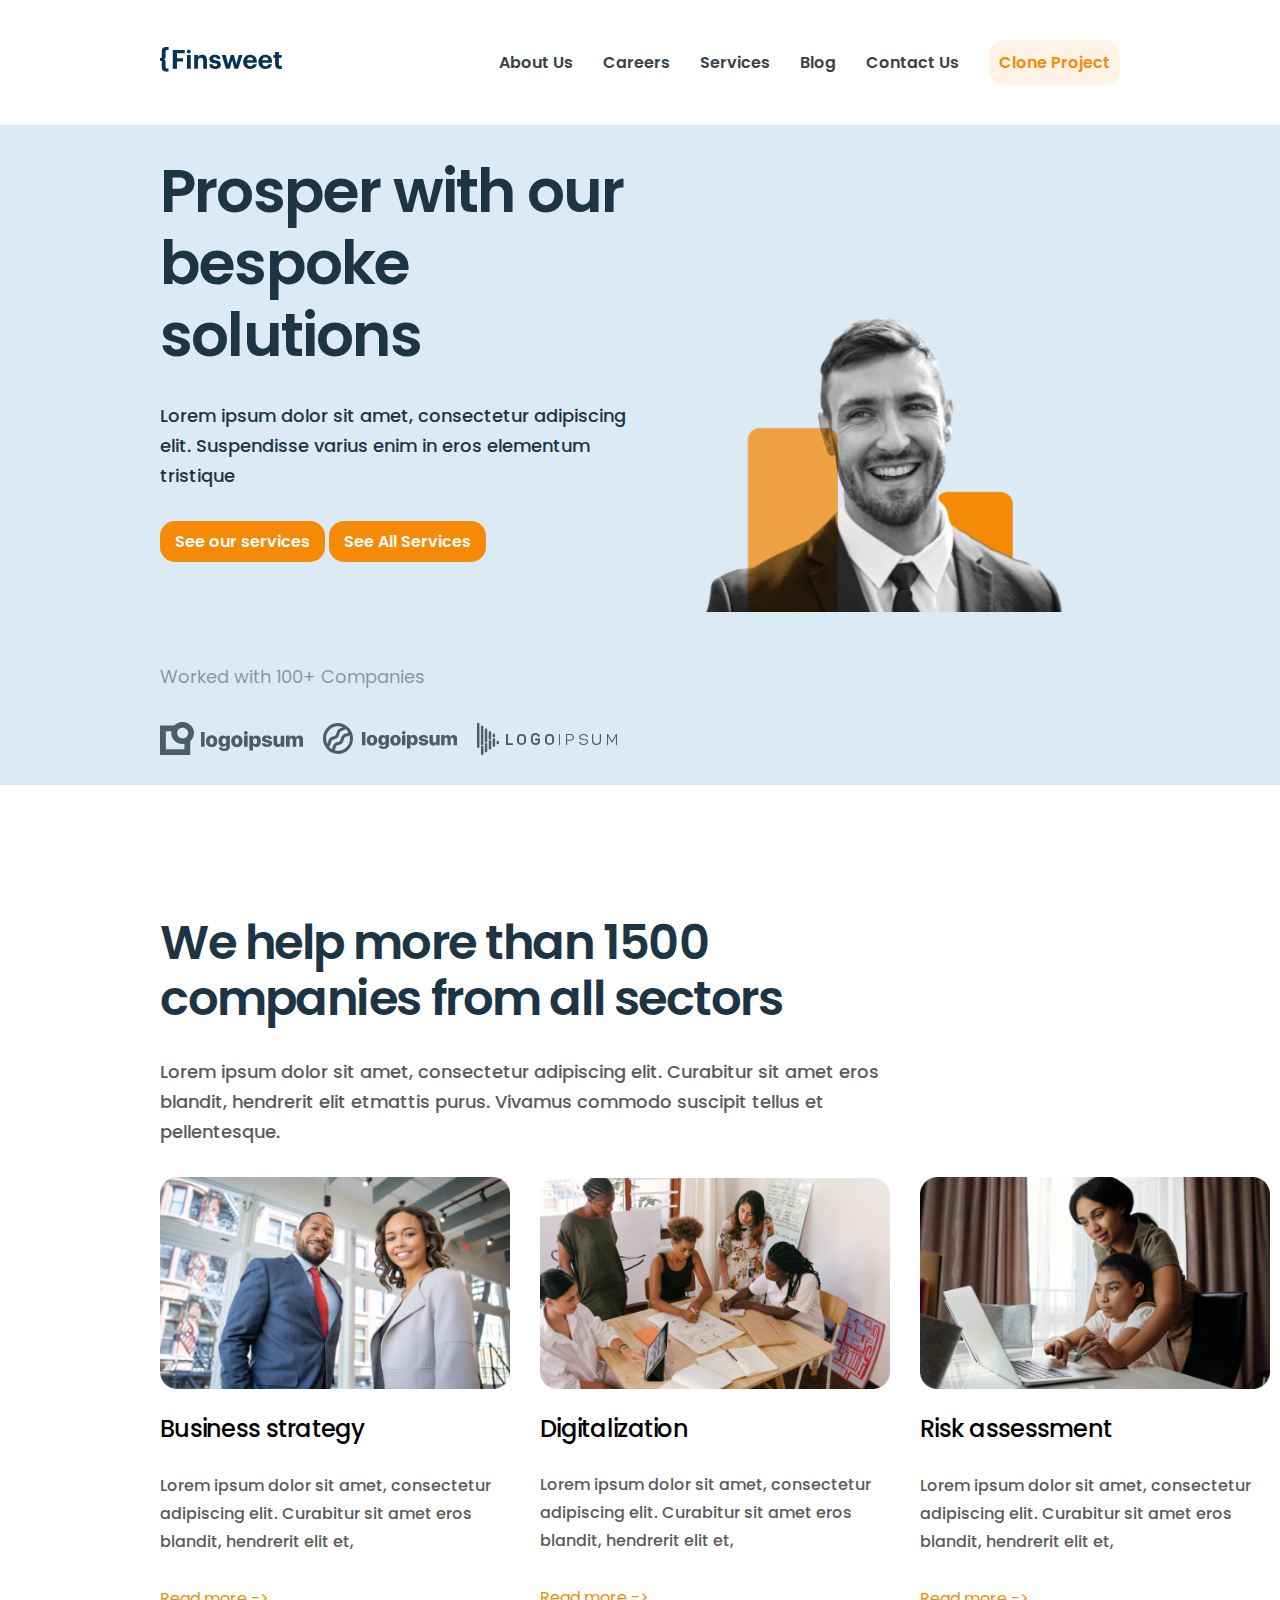
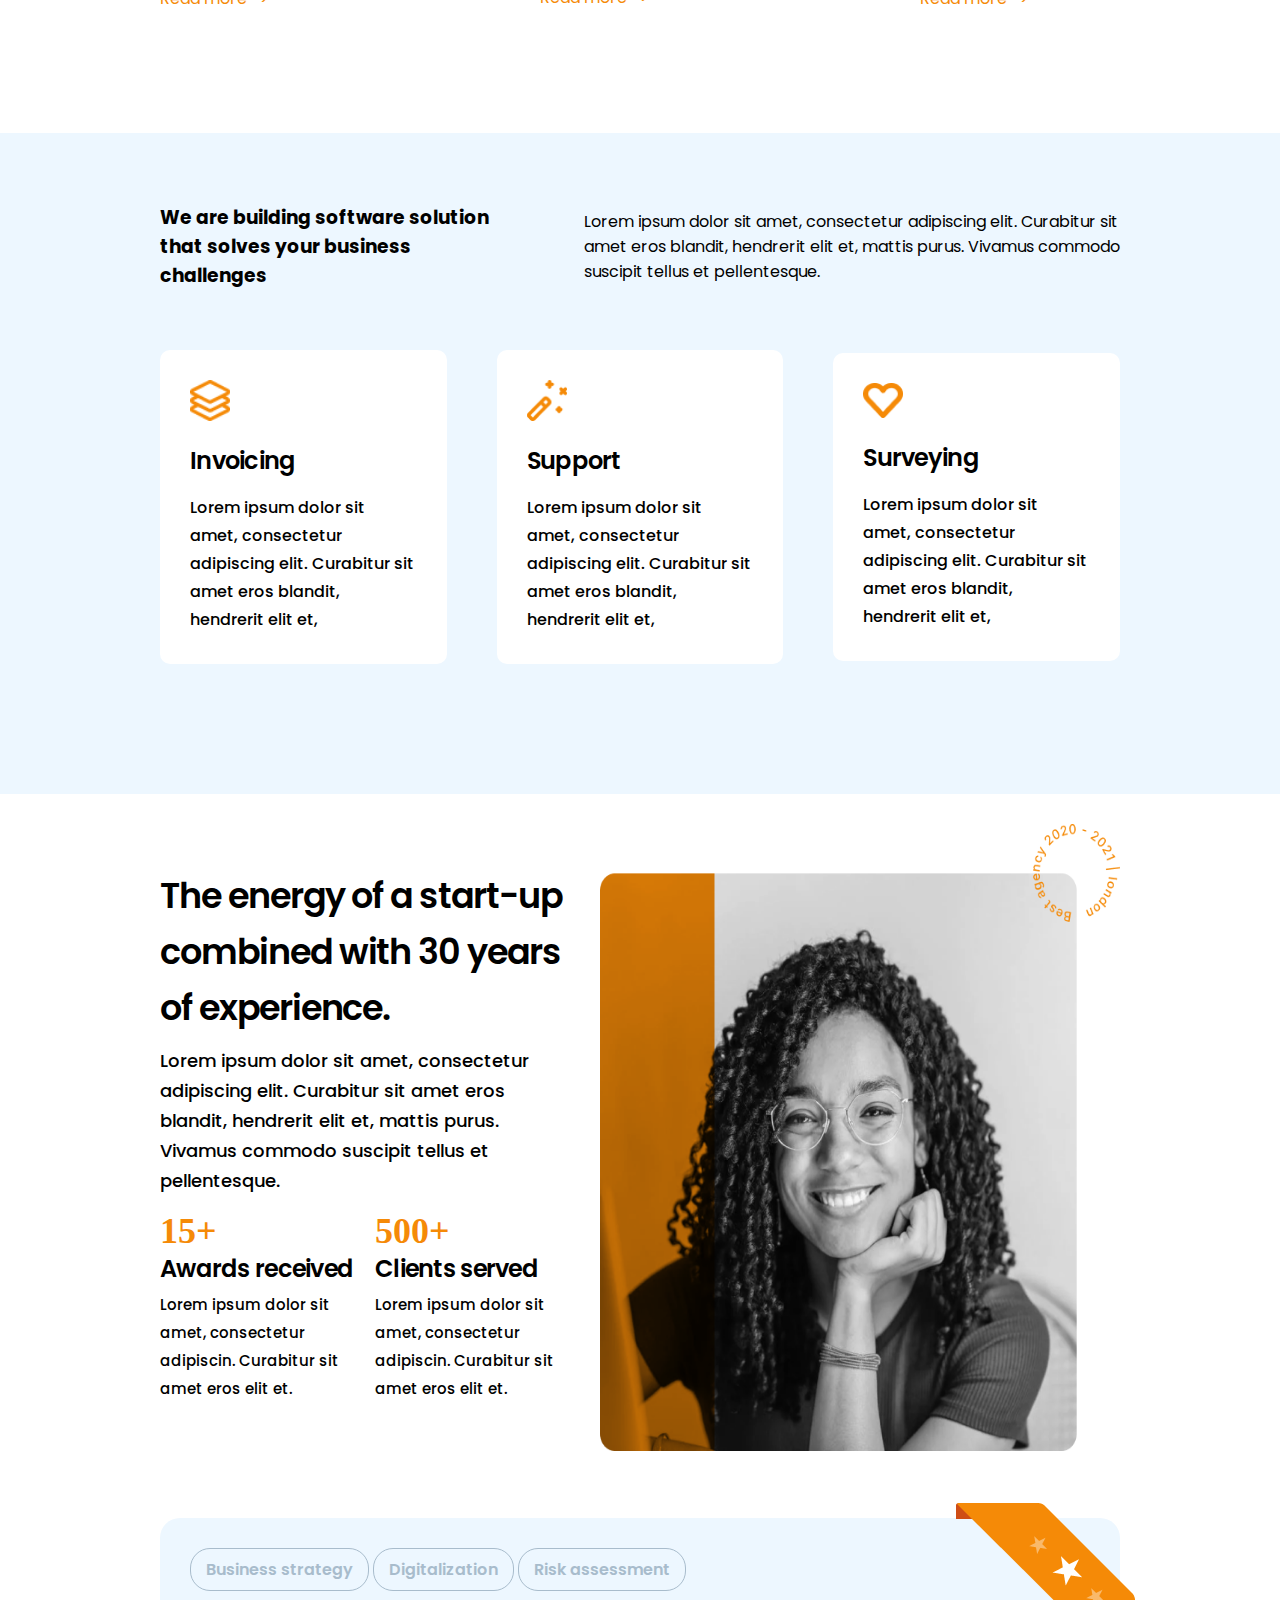
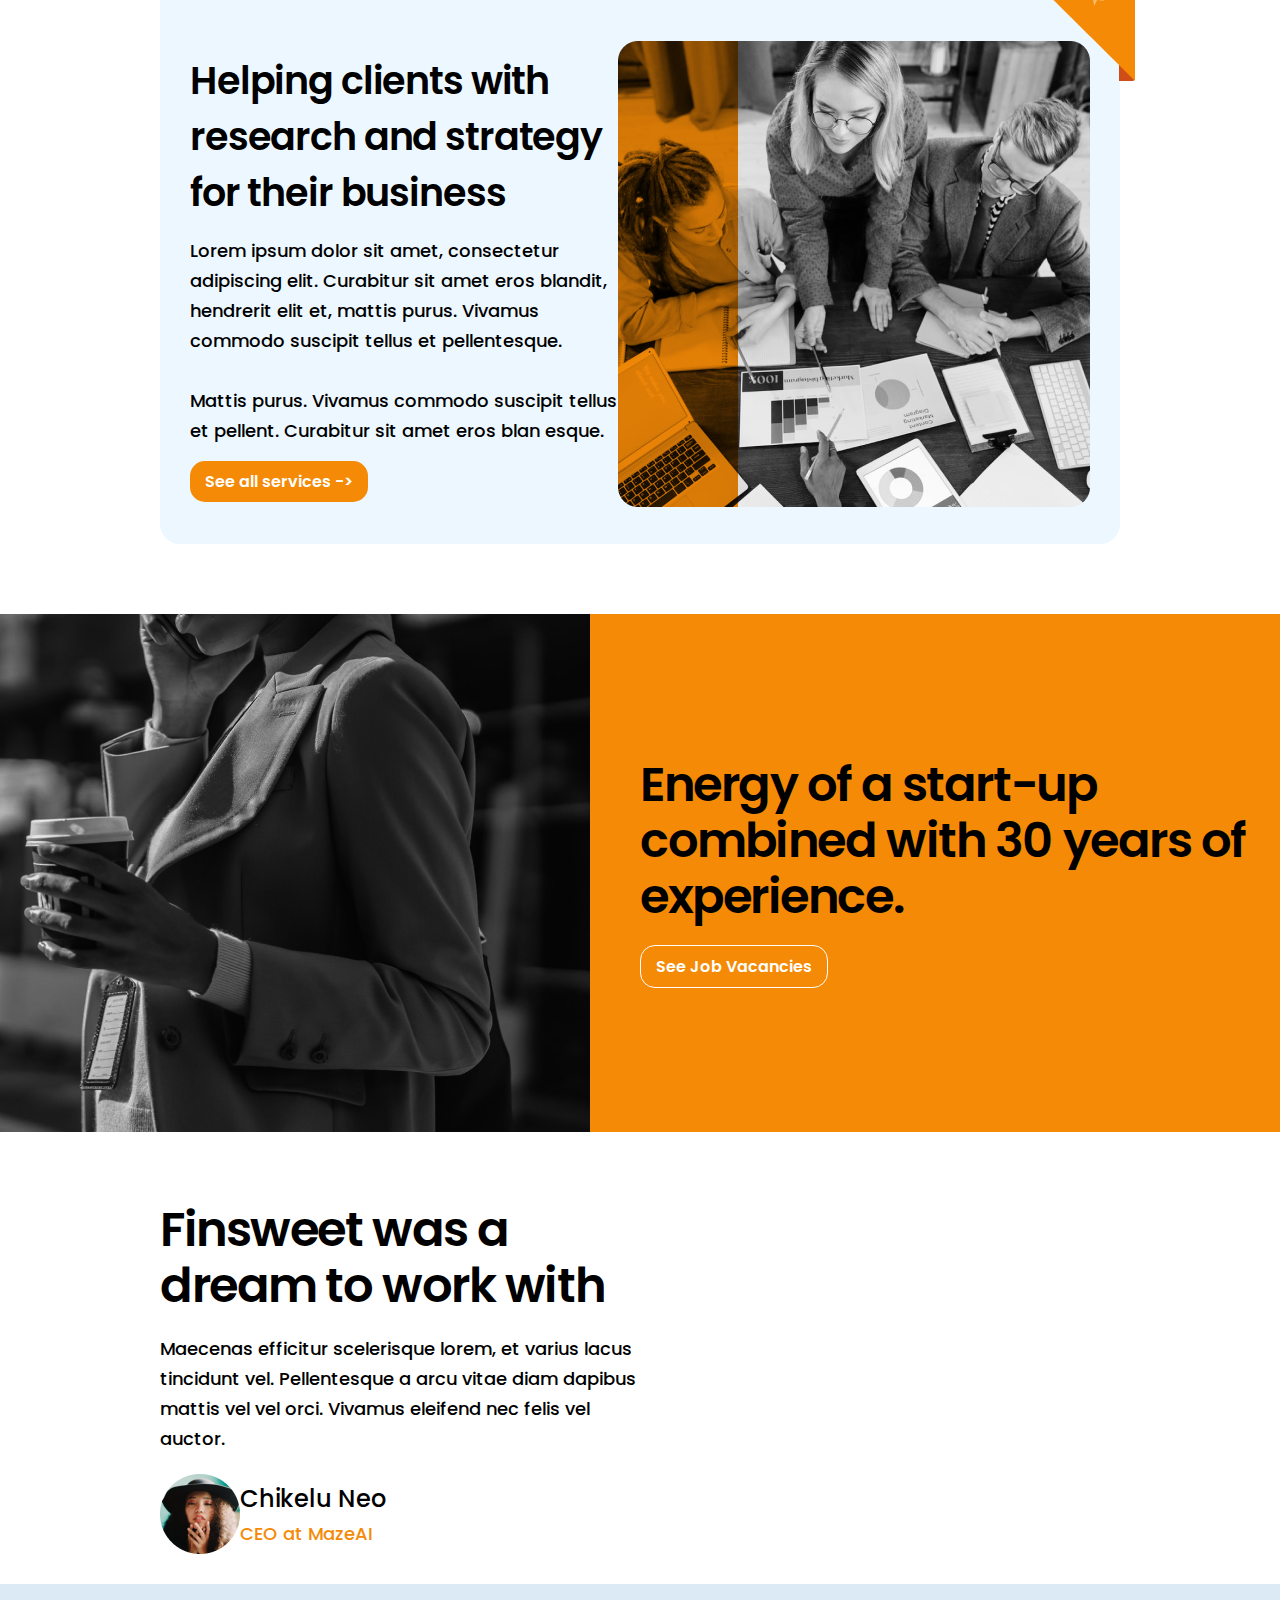
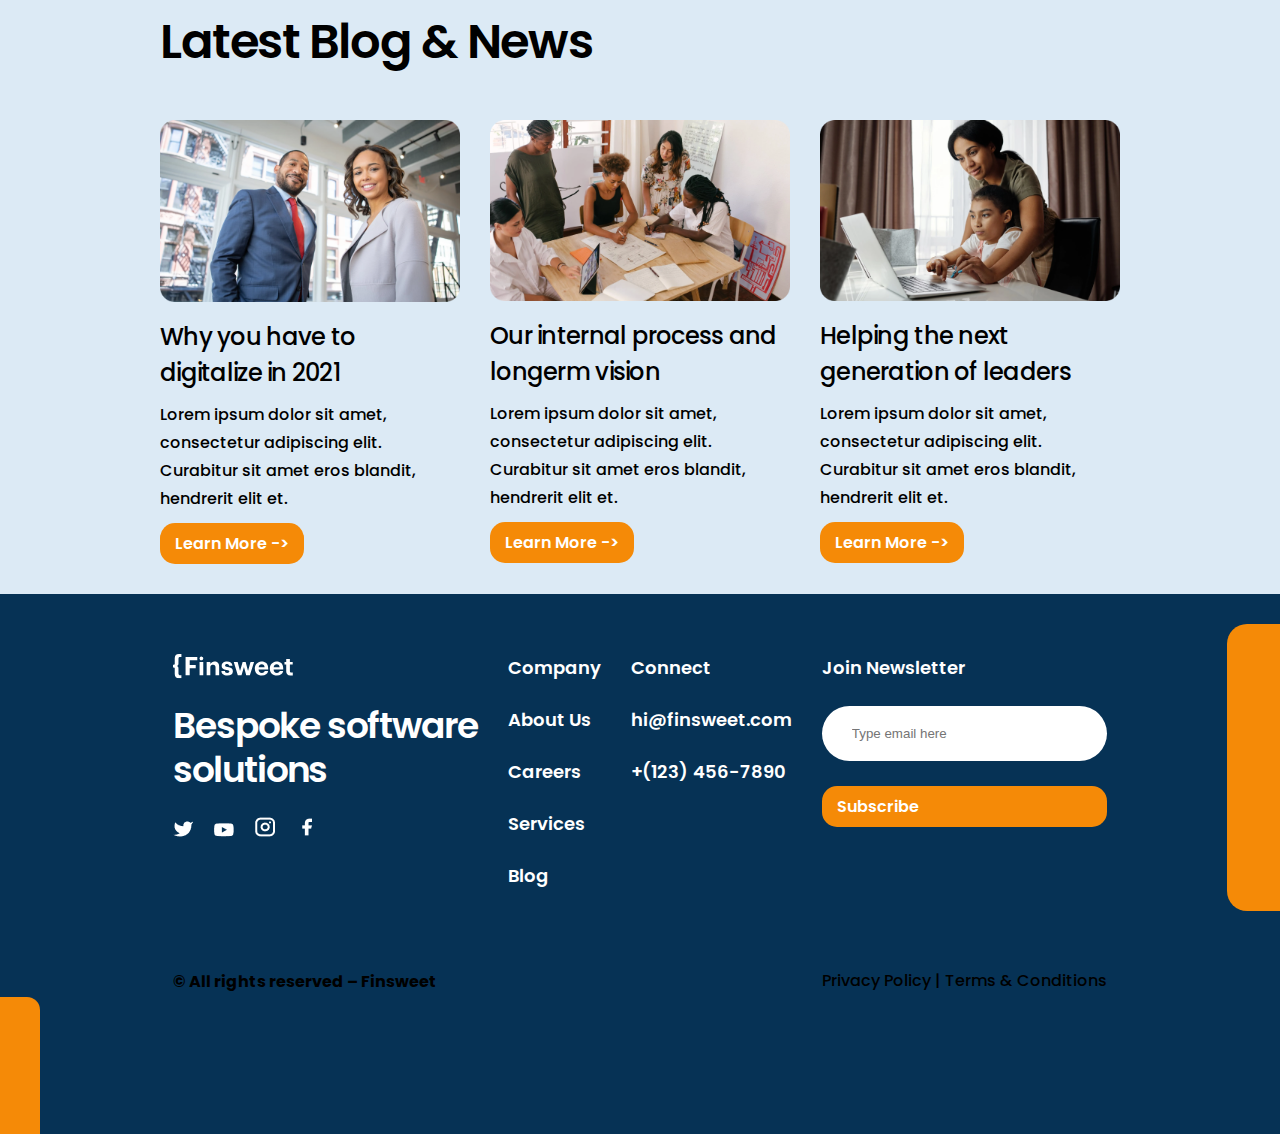
<file: index.html>
<!DOCTYPE html>
<html lang="en">
  <head>
    <meta charset="UTF-8" />
    <meta name="viewport" content="width=device-width, initial-scale=1.0" />
    <link rel="stylesheet" href="./css/main.css" />
    <title>Finsweet | Home</title>
  </head>
  <body>
    <div class="loading">
      <div class="bubble">
        <span></span>
        <span></span>
        <span></span>
        <span></span>
        <span></span>
      </div>
      <div class="bubble">
        <span></span>
        <span></span>
        <span></span>
        <span></span>
        <span></span>
      </div>
      <div class="bubble">
        <span></span>
        <span></span>
        <span></span>
        <span></span>
        <span></span>
      </div>
      <div class="bubble">
        <span></span>
        <span></span>
        <span></span>
        <span></span>
        <span></span>
      </div>
      <div class="bubble">
        <span></span>
        <span></span>
        <span></span>
        <span></span>
        <span></span>
      </div>
    </div>
    <header>
      <div class="container navbar">
        <div class="logo">
          <a href="./index.html">
            <img src="./assets/images/home/Logo.svg" alt="logo"
          /></a>
        </div>

        <ul class="list">
          <li class="list-item">
            <a href="./about.html" class="list-item-link">About Us</a>
          </li>
          <li class="list-item">
            <a href="./careers.html" class="list-item-link">Careers</a>
          </li>
          <li class="list-item">
            <a href="./services.html" class="list-item-link">Services</a>
          </li>
          <li class="list-item">
            <a href="./blog.html" class="list-item-link">Blog</a>
          </li>
          <li class="list-item">
            <a href="./contact.html" class="list-item-link">Contact Us</a>
          </li>
          <li class="list-item">
            <a href="./pravacy.html" class="list-item-link"> Clone Project</a>
          </li>
        </ul>
        <button class="burger-btn burger-show">
          <img
            class="imgBtn"
            src="[data-uri]"
          />
        </button>
      </div>
    </header>
    <main>
      <section class="herro">
        <div class="wrapper container">
          <div class="wrapper-info">
            <h1>Prosper with our bespoke solutions</h1>
            <p>
              Lorem ipsum dolor sit amet, consectetur adipiscing elit.
              Suspendisse varius enim in eros elementum tristique
            </p>
            <button>See our services</button>
            <button>See All Services</button>

            <span>Worked with 100+ Companies </span>

            <div class="wrapper-info-brand">
              <img src="./assets/images/home/logo-herro.svg" alt="" />
              <img src="./assets/images/home/logo-herro-2.svg" alt="" />
              <img src="./assets/images/home/logo-herro-3.svg" alt="" />
            </div>
          </div>
          <div class="wrapper-img">
            <img src="./assets/images/home/herro-person.png" alt="" />
          </div>
        </div>
      </section>
      <section class="compaines container">
        <h2>
          We help more than 1500 <br />
          companies from all sectors
        </h2>
        <p>
          Lorem ipsum dolor sit amet, consectetur adipiscing elit. Curabitur sit
          amet eros <br />
          blandit, hendrerit elit etmattis purus. Vivamus commodo suscipit
          tellus et <br />pellentesque.
        </p>

        <div class="compaines-cards"></div>
      </section>
      <section class="software">
        <div class="container solution">
          <div class="solution-info">
            <h3>
              We are building software solution <br />that solves your business
              <br />
              challenges
            </h3>
            <p>
              Lorem ipsum dolor sit amet, consectetur adipiscing elit. Curabitur
              sit <br />
              amet eros blandit, hendrerit elit et, mattis purus. Vivamus
              commodo <br />suscipit tellus et pellentesque.
            </p>
          </div>
          <div class="solution-cards"></div>
        </div>
      </section>
      <section class="container startup">
        <div class="startup-info">
          <h2>
            The energy of a start-up combined with 30 years of experience.
          </h2>

          <p>
            Lorem ipsum dolor sit amet, consectetur adipiscing elit. Curabitur
            sit amet eros blandit, hendrerit elit et, mattis purus. Vivamus
            commodo suscipit tellus et pellentesque.
          </p>

          <div class="startup-info-cards">
            <div class="startup-info-cards-item">
              <span>15+</span>
              <h3>Awards received</h3>
              <p>
                Lorem ipsum dolor sit amet, consectetur adipiscin. Curabitur sit
                amet eros elit et.
              </p>
            </div>
            <div class="startup-info-cards-item">
              <span>500+</span>
              <h3>Clients served</h3>

              <p>
                Lorem ipsum dolor sit amet, consectetur adipiscin. Curabitur sit
                amet eros elit et.
              </p>
            </div>
          </div>
        </div>

        <div class="startup-img">
          <img src="./assets/images/home/startup.png" alt="Brand Face" />
        </div>
      </section>
      <section class="container">
        <div class="helping">
          <img
            src="./assets/images/home/ribbon.png"
            alt="Ribbon"
            class="ribbonImg"
          />
          <div class="helping-btn">
            <button>Business strategy</button>
            <button>Digitalization</button>
            <button>Risk assessment</button>
          </div>

          <div class="helping-info">
            <div class="helping-info-text">
              <h2>
                Helping clients with research and strategy for their business
              </h2>

              <p>
                Lorem ipsum dolor sit amet, consectetur adipiscing elit.
                Curabitur sit amet eros blandit, hendrerit elit et, mattis
                purus. Vivamus commodo suscipit tellus et pellentesque.
                <br />
                <br />

                Mattis purus. Vivamus commodo suscipit tellus et pellent.
                Curabitur sit amet eros blan esque.
              </p>

              <button>See all services -></button>
            </div>

            <div class="helping-info-img">
              <img src="./assets/images/home/helpingLine.png" alt="" />
            </div>
          </div>
        </div>
      </section>
      <section class="energy">
        <div class="energy-img">
          <img src="./assets/images/home/gril.png" alt="" />
        </div>
        <div class="energy-info">
          <h3>Energy of a start-up combined with 30 years of experience.</h3>
          <button>See Job Vacancies</button>
        </div>
      </section>
      <section class="dream container">
        <div class="dream-info">
          <h3>Finsweet was a dream to work with</h3>
          <p>
            Maecenas efficitur scelerisque lorem, et varius lacus tincidunt vel.
            Pellentesque a arcu vitae diam dapibus mattis vel vel orci. Vivamus
            eleifend nec felis vel auctor.
          </p>

          <div class="cards">
            <img src="./assets/images/home/person.png" alt="" />
            <div class="card">
              <h4>Chikelu Neo</h4>
              <span>CEO at MazeAI</span>
            </div>
          </div>
        </div>
        <div class="dream-video">
          <iframe
            width="560"
            height="315"
            src="https://www.youtube.com/embed/-264GKrTF2E?si=dohRZMuCGWQ6L0-7"
            title="YouTube video player"
            frameborder="0"
            allow="accelerometer; autoplay; clipboard-write; encrypted-media; gyroscope; picture-in-picture; web-share"
            referrerpolicy="strict-origin-when-cross-origin"
            allowfullscreen
          ></iframe>
        </div>
      </section>
      <section class="latest container">
        <h1>Latest Blog & News</h1>

        <div class="latest-cards">
          <div class="card">
            <img src="./assets/images/home/card1.png" alt="" />
            <h3>Why you have to digitalize in 2021</h3>
            <p>
              Lorem ipsum dolor sit amet, consectetur adipiscing elit. Curabitur
              sit amet eros blandit, hendrerit elit et.
            </p>
            <button>Learn More -></button>
          </div>
          <div class="card">
            <img src="./assets/images/home/card2.png" alt="" />
            <h3>Our internal process and longerm vision</h3>
            <p>
              Lorem ipsum dolor sit amet, consectetur adipiscing elit. Curabitur
              sit amet eros blandit, hendrerit elit et.
            </p>
            <button>Learn More -></button>
          </div>
          <div class="card">
            <img src="./assets/images/home/card3.png" alt="" />
            <h3>Helping the next generation of leaders</h3>
            <p>
              Lorem ipsum dolor sit amet, consectetur adipiscing elit. Curabitur
              sit amet eros blandit, hendrerit elit et.
            </p>
            <button>Learn More -></button>
          </div>
        </div>
      </section>
    </main>
    <footer>
      <span class="left-bottom"></span>
      <span class="right-top"></span>

      <div class="container footer">
        <div class="footer-card">
          <img width="120" src="./assets/images/home/logos.svg" alt="" />
          <h2>
            Bespoke software <br />
            solutions
          </h2>
          <div class="social">
            <a href="#"><img src="./assets/images/home/twiter.png" alt="" /></a>
            <a href="#"
              ><img src="./assets/images/home/youtube.png" alt=""
            /></a>
            <a href="#"
              ><img src="./assets/images/home/instagram.png" alt=""
            /></a>
            <a href="#"
              ><img src="./assets/images/home/facebook.png" alt=""
            /></a>
          </div>
          <h4>© All rights reserved – Finsweet</h4>
        </div>

        <div class="footer-card">
          <h3>Company</h3>

          <a href="#">About Us</a>
          <a href="#">Careers</a>
          <a href="#">Services</a>
          <a href="#">Blog</a>
        </div>

        <div class="footer-card">
          <h3>Connect</h3>

          <a href="#">hi@finsweet.com</a>
          <a href="#">+(123) 456-7890</a>
        </div>

        <div class="footer-card">
          <h3>Join Newsletter</h3>

          <input type="text" placeholder="Type email here" />
          <button>Subscribe</button>

          <p>Privacy Policy | Terms & Conditions</p>
        </div>
      </div>
    </footer>
    <script src="./js/home-data.js"></script>
    <script src="./js/loading.js"></script>
    <script src="./js/header.js"></script>
    <script src="./js/main.js"></script>
  </body>
</html>
</file>
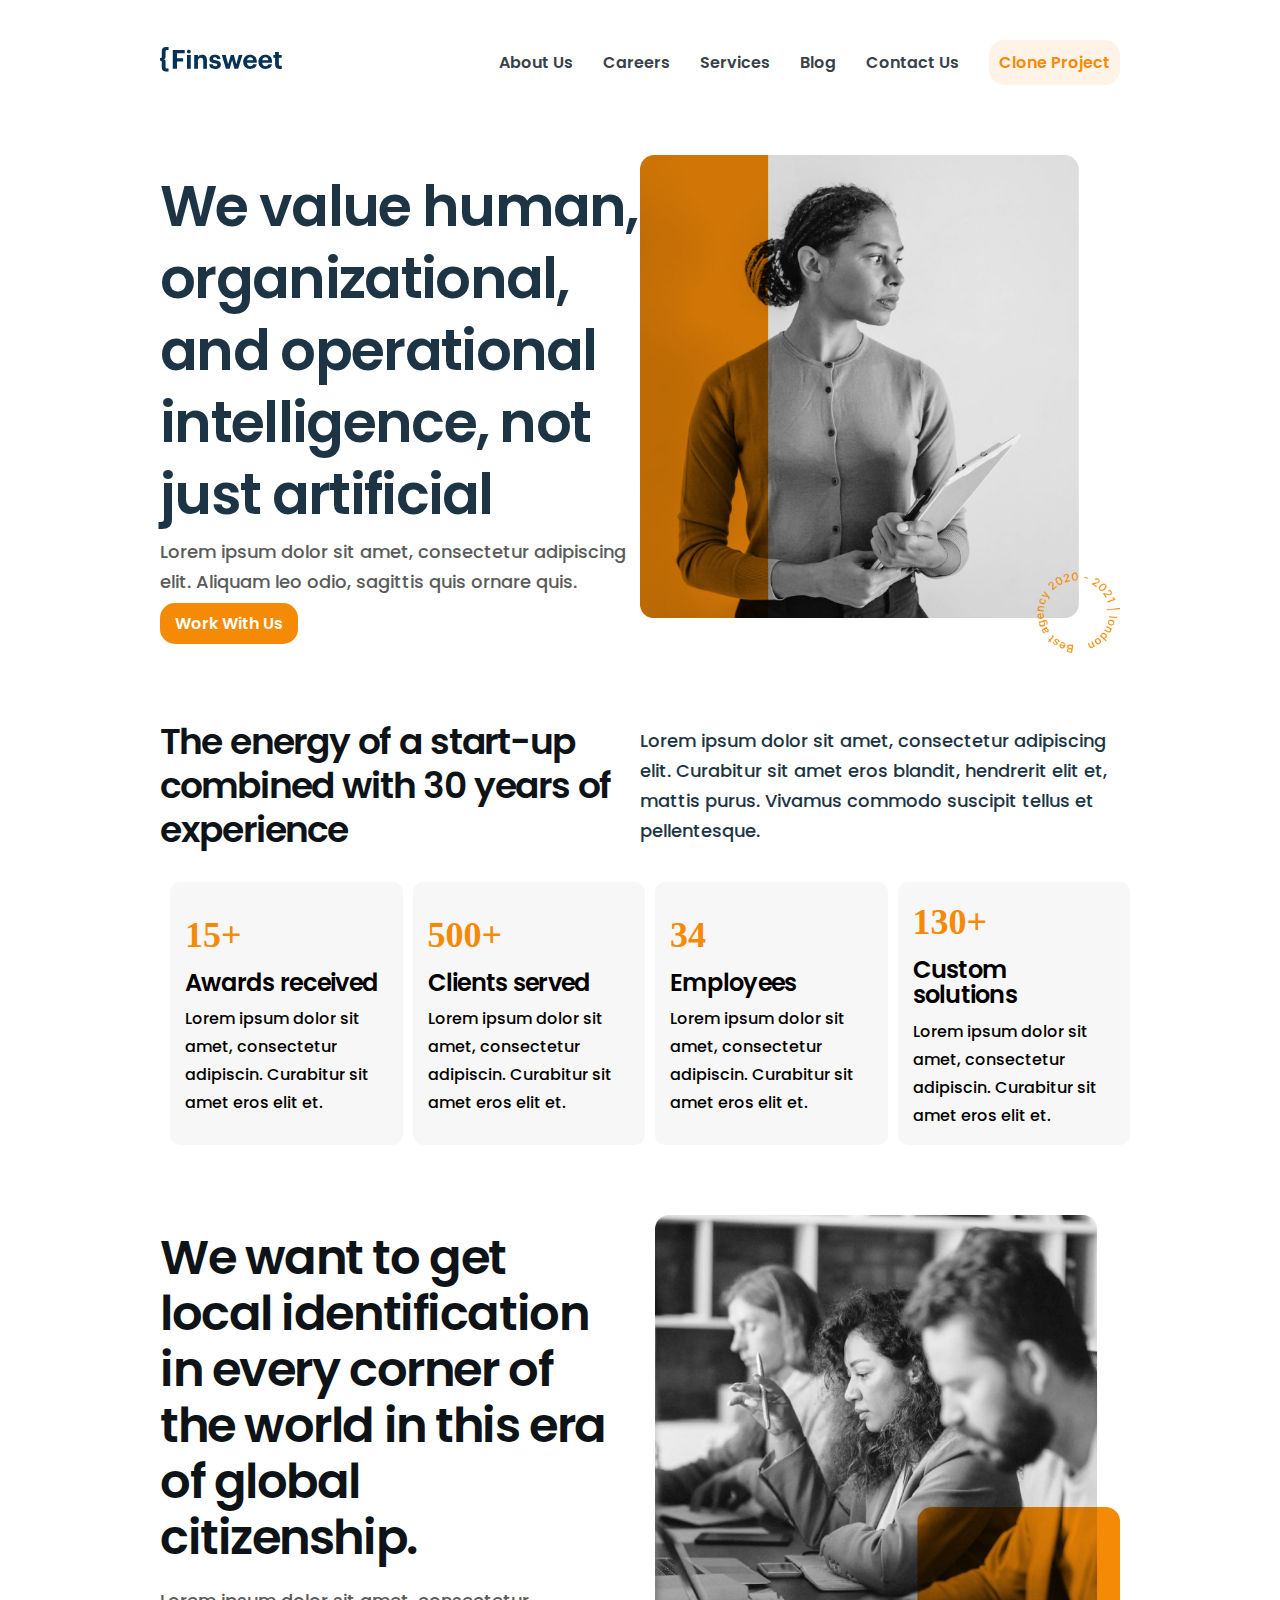
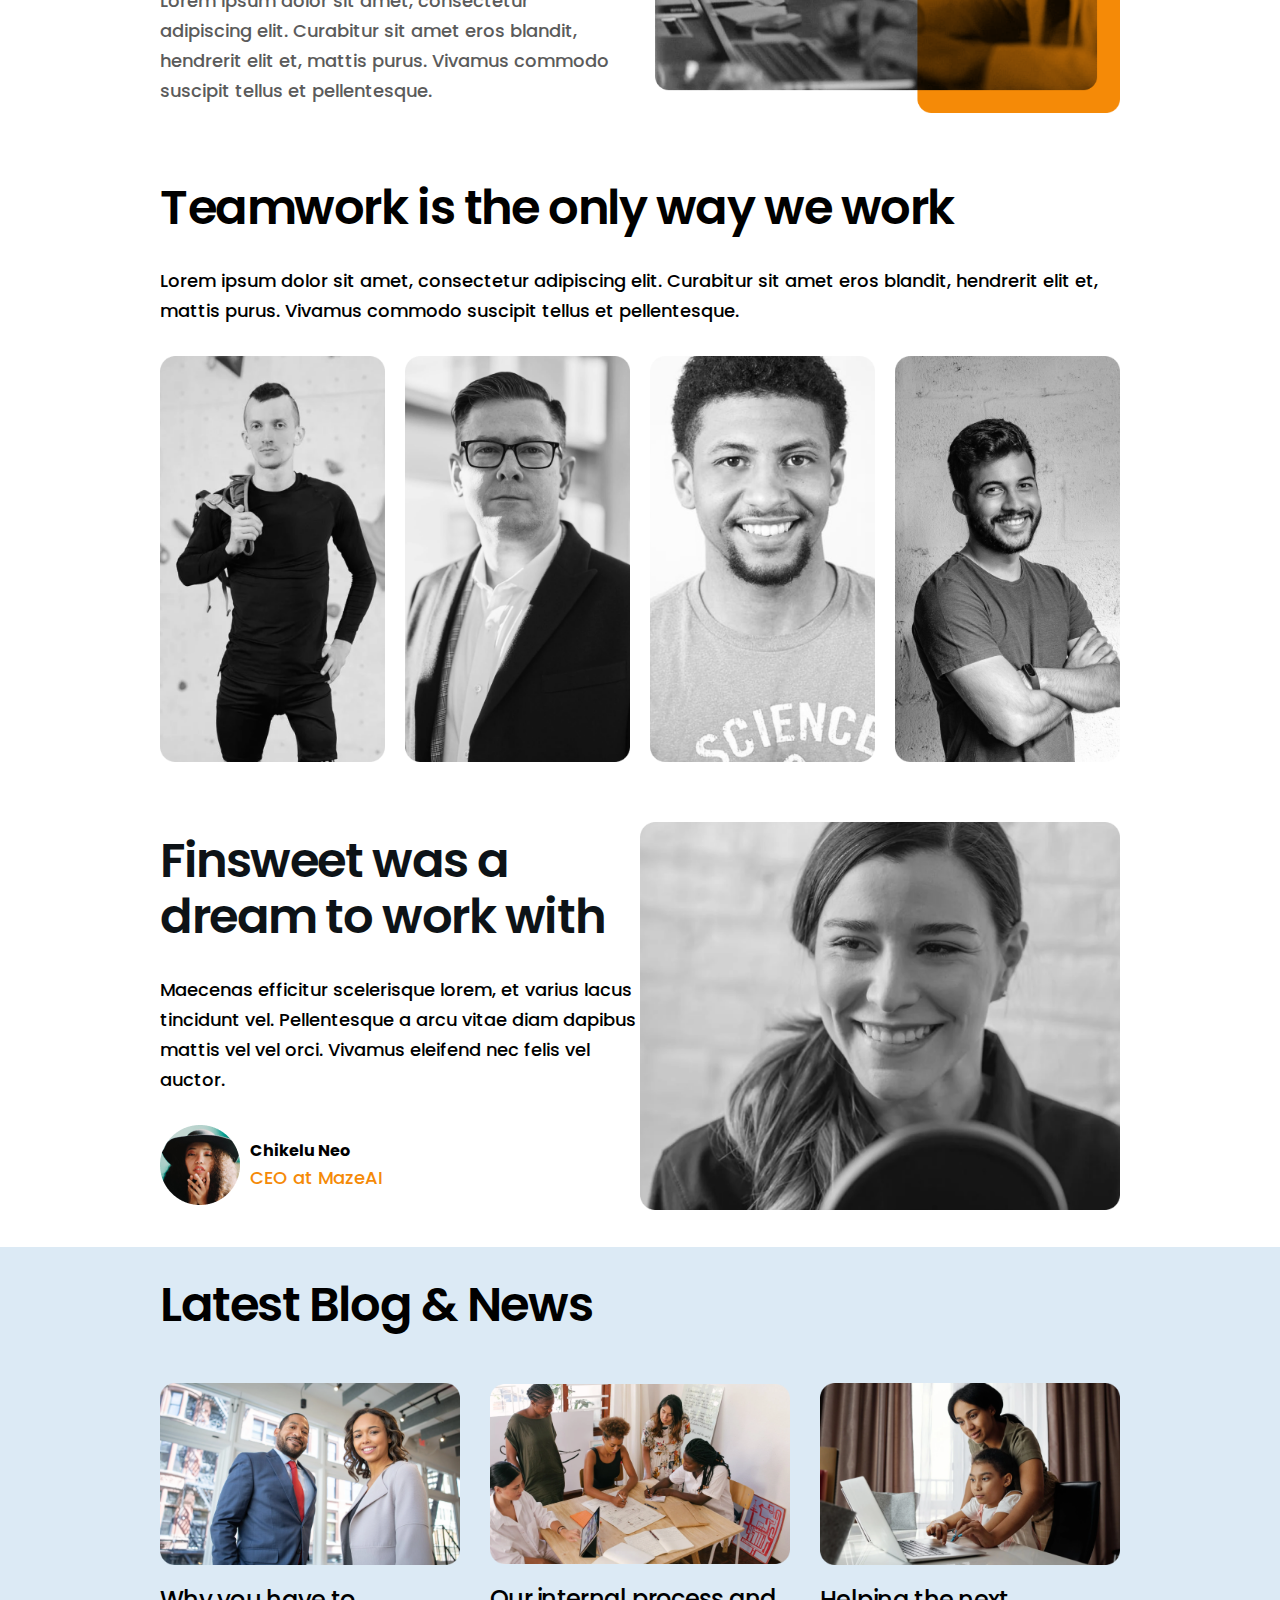
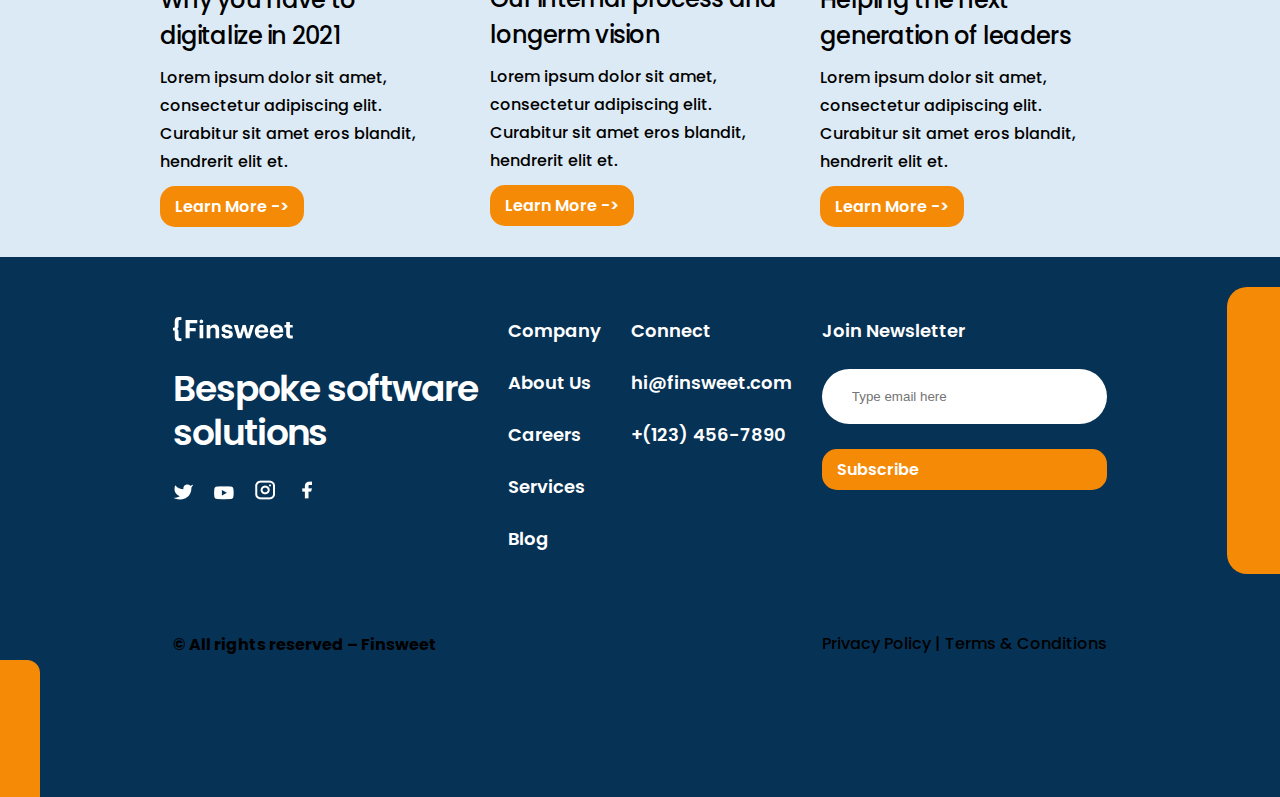
<file: about.html>
<!DOCTYPE html>
<html lang="en">
  <head>
    <meta charset="UTF-8" />
    <meta name="viewport" content="width=device-width, initial-scale=1.0" />
    <link rel="stylesheet" href="./css/main.css" />

    <title>Finsweet | About</title>
  </head>
  <body>
    <div class="loading">
      <div class="bubble">
        <span></span>
        <span></span>
        <span></span>
        <span></span>
        <span></span>
      </div>
      <div class="bubble">
        <span></span>
        <span></span>
        <span></span>
        <span></span>
        <span></span>
      </div>
      <div class="bubble">
        <span></span>
        <span></span>
        <span></span>
        <span></span>
        <span></span>
      </div>
      <div class="bubble">
        <span></span>
        <span></span>
        <span></span>
        <span></span>
        <span></span>
      </div>
      <div class="bubble">
        <span></span>
        <span></span>
        <span></span>
        <span></span>
        <span></span>
      </div>
    </div>
    <header>
      <div class="container navbar">
        <div class="logo">
          <a href="./index.html">
            <img src="./assets/images/home/Logo.svg" alt="logo"
          /></a>
        </div>

        <ul class="list">
          <li class="list-item">
            <a href="./about.html" class="list-item-link">About Us</a>
          </li>
          <li class="list-item">
            <a href="./careers.html" class="list-item-link">Careers</a>
          </li>
          <li class="list-item">
            <a href="./services.html" class="list-item-link">Services</a>
          </li>
          <li class="list-item">
            <a href="./blog.html" class="list-item-link">Blog</a>
          </li>
          <li class="list-item">
            <a href="./contact.html" class="list-item-link">Contact Us</a>
          </li>
          <li class="list-item">
            <a href="./pravacy.html" class="list-item-link"> Clone Project</a>
          </li>
        </ul>
        <button class="burger-btn burger-show">
          <img
            class="imgBtn"
            src="[data-uri]"
          />
        </button>
      </div>
    </header>
    <main>
      <section class="about-wrapper container">
        <div class="wrapper-info">
          <h2>
            We value human, organizational, and operational intelligence, not
            just artificial
          </h2>
          <p>
            Lorem ipsum dolor sit amet, consectetur adipiscing elit. Aliquam leo
            odio, sagittis quis ornare quis.
          </p>

          <button>Work With Us</button>
        </div>
        <div class="wrapper-image">
          <img src="./assets/images/about/about-wrapper.png" alt="" />
        </div>
      </section>
      <section class="about-result container">
        <div class="result-info">
          <h3>The energy of a start-up combined with 30 years of experience</h3>

          <p>
            Lorem ipsum dolor sit amet, consectetur adipiscing elit. Curabitur
            sit amet eros blandit, hendrerit elit et, mattis purus. Vivamus
            commodo suscipit tellus et pellentesque.
          </p>
        </div>

        <div class="result-cards"></div>
      </section>
      <section class="local container">
        <div class="local-info">
          <h2>
            We want to get local identification in every corner of the world in
            this era of global citizenship.
          </h2>
          <p>
            Lorem ipsum dolor sit amet, consectetur adipiscing elit. Curabitur
            sit amet eros blandit, hendrerit elit et, mattis purus. Vivamus
            commodo suscipit tellus et pellentesque.
          </p>
        </div>

        <div class="local-image">
          <img src="./assets/images/about/about-local.png" alt="" />
        </div>
      </section>
      <section class="team container">
        <h3>Teamwork is the only way we work</h3>
        <p>
          Lorem ipsum dolor sit amet, consectetur adipiscing elit. Curabitur sit
          amet eros blandit, hendrerit elit et, mattis purus. Vivamus commodo
          suscipit tellus et pellentesque.
        </p>

        <div class="team-persons">
          <div class="card-person">
            <img src="./assets/images/about/about-card1.png" alt="" />

            <div class="person-info">
              <span>Support Assist</span>
              <h4>Selby Stuart</h4>
              <p>
                Lorem ipsum dolor sit amet, consectetur adipiscing elit.
                Curabitur sit amet eros.
              </p>
            </div>
          </div>
          <div class="card-person">
            <img src="./assets/images/about/about-card2.png" alt="" />

            <div class="person-info">
              <span>Support Assist</span>
              <h4>Selby Stuart</h4>
              <p>
                Lorem ipsum dolor sit amet, consectetur adipiscing elit.
                Curabitur sit amet eros.
              </p>
            </div>
          </div>
          <div class="card-person">
            <img src="./assets/images/about/about-card3.png" alt="" />

            <div class="person-info">
              <span>Support Assist</span>
              <h4>Selby Stuart</h4>
              <p>
                Lorem ipsum dolor sit amet, consectetur adipiscing elit.
                Curabitur sit amet eros.
              </p>
            </div>
          </div>
          <div class="card-person">
            <img src="./assets/images/about/about-card4.png" alt="" />

            <div class="person-info">
              <span>Support Assist</span>
              <h4>Selby Stuart</h4>
              <p>
                Lorem ipsum dolor sit amet, consectetur adipiscing elit.
                Curabitur sit amet eros.
              </p>
            </div>
          </div>
        </div>
      </section>
      <section class="about-dream container">
        <div class="about-dream-info">
          <h2>Finsweet was a dream to work with</h2>
          <p>
            Maecenas efficitur scelerisque lorem, et varius lacus tincidunt vel.
            Pellentesque a arcu vitae diam dapibus mattis vel vel orci. Vivamus
            eleifend nec felis vel auctor.
          </p>

          <div class="little-card">
            <img src="./assets/images/about/dream-little-image.png" alt="" />
            <span>
              <h4>Chikelu Neo</h4>
              <p>CEO at MazeAI</p>
            </span>
          </div>
        </div>

        <div class="about-dream-image">
          <img src="./assets/images/about/about-dream.png" alt="" />
        </div>
      </section>
      <section class="latest container">
        <h1>Latest Blog & News</h1>

        <div class="latest-cards">
          <div class="card">
            <img src="./assets/images/home/card1.png" alt="" />
            <h3>Why you have to digitalize in 2021</h3>
            <p>
              Lorem ipsum dolor sit amet, consectetur adipiscing elit. Curabitur
              sit amet eros blandit, hendrerit elit et.
            </p>
            <button>Learn More -></button>
          </div>
          <div class="card">
            <img src="./assets/images/home/card2.png" alt="" />
            <h3>Our internal process and longerm vision</h3>
            <p>
              Lorem ipsum dolor sit amet, consectetur adipiscing elit. Curabitur
              sit amet eros blandit, hendrerit elit et.
            </p>
            <button>Learn More -></button>
          </div>
          <div class="card">
            <img src="./assets/images/home/card3.png" alt="" />
            <h3>Helping the next generation of leaders</h3>
            <p>
              Lorem ipsum dolor sit amet, consectetur adipiscing elit. Curabitur
              sit amet eros blandit, hendrerit elit et.
            </p>
            <button>Learn More -></button>
          </div>
        </div>
      </section>
    </main>
    <footer>
      <span class="left-bottom"></span>
      <span class="right-top"></span>

      <div class="container footer">
        <div class="footer-card">
          <img width="120" src="./assets/images/home/logos.svg" alt="" />
          <h2>
            Bespoke software <br />
            solutions
          </h2>
          <div class="social">
            <a href="#"><img src="./assets/images/home/twiter.png" alt="" /></a>
            <a href="#"
              ><img src="./assets/images/home/youtube.png" alt=""
            /></a>
            <a href="#"
              ><img src="./assets/images/home/instagram.png" alt=""
            /></a>
            <a href="#"
              ><img src="./assets/images/home/facebook.png" alt=""
            /></a>
          </div>
          <h4>© All rights reserved – Finsweet</h4>
        </div>

        <div class="footer-card">
          <h3>Company</h3>

          <a href="#">About Us</a>
          <a href="#">Careers</a>
          <a href="#">Services</a>
          <a href="#">Blog</a>
        </div>

        <div class="footer-card">
          <h3>Connect</h3>

          <a href="#">hi@finsweet.com</a>
          <a href="#">+(123) 456-7890</a>
        </div>

        <div class="footer-card">
          <h3>Join Newsletter</h3>

          <input type="text" placeholder="Type email here" />
          <button>Subscribe</button>

          <p>Privacy Policy | Terms & Conditions</p>
        </div>
      </div>
    </footer>
    <script src="./js/about-data.js"></script>
    <script src="./js/home-data.js"></script>
    <script src="./js/about.js"></script>
    <script src="./js/header.js"></script>
    <script src="./js/loading.js"></script>
    <script src="./js/main.js"></script>
  </body>
</html>
</file>
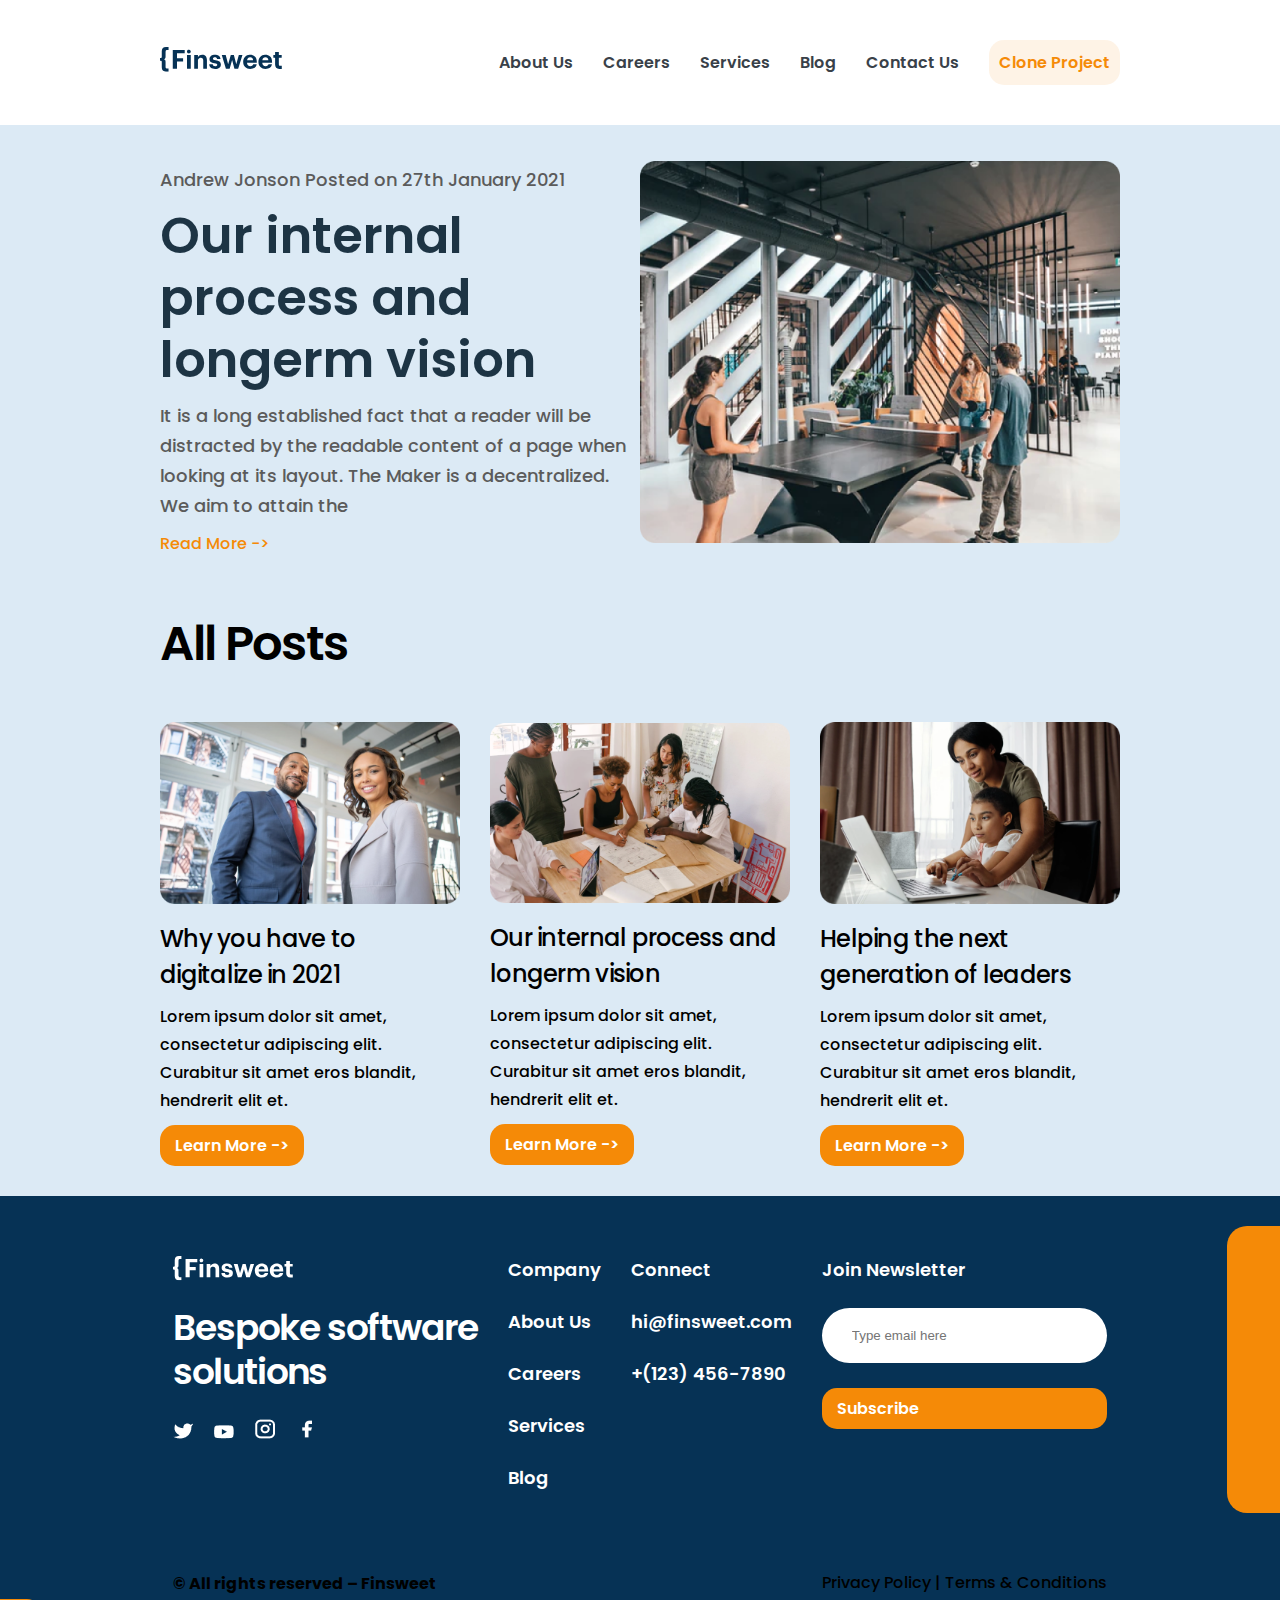
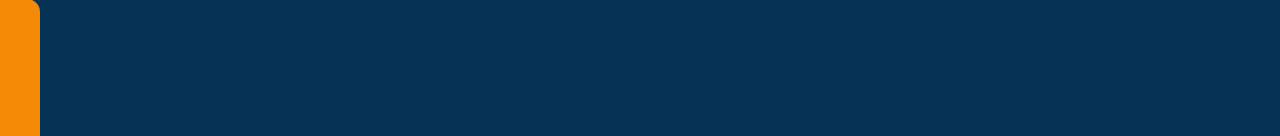
<file: blog.html>
<!DOCTYPE html>
<html lang="en">
  <head>
    <meta charset="UTF-8" />
    <meta name="viewport" content="width=device-width, initial-scale=1.0" />
    <link rel="stylesheet" href="./css/main.css" />
    <title>Finsweet | Blog</title>
  </head>
  <body>
    <header>
      <div class="container navbar">
        <div class="logo">
          <a href="./index.html">
            <img src="./assets/images/home/Logo.svg" alt="logo"
          /></a>
        </div>

        <ul class="list">
          <li class="list-item">
            <a href="./about.html" class="list-item-link">About Us</a>
          </li>
          <li class="list-item">
            <a href="./careers.html" class="list-item-link">Careers</a>
          </li>
          <li class="list-item">
            <a href="./services.html" class="list-item-link">Services</a>
          </li>
          <li class="list-item">
            <a href="./blog.html" class="list-item-link">Blog</a>
          </li>
          <li class="list-item">
            <a href="./contact.html" class="list-item-link">Contact Us</a>
          </li>
          <li class="list-item">
            <a href="#" class="list-item-link"> Clone Project</a>
          </li>
        </ul>
        <button class="burger-btn burger-show">
          <img
            class="imgBtn"
            src="[data-uri]"
          />
        </button>
      </div>
    </header>
    <main>
      <section class="container blog-wrapper">
        <div class="wrapper">
          <div class="wrapper-info">
            <p>
              Andrew Jonson
              <span>Posted on 27th January 2021</span>
            </p>

            <h3>Our internal process and longerm vision</h3>

            <p>
              It is a long established fact that a reader will be distracted by
              the readable content of a page when looking at its layout. The
              Maker is a decentralized. We aim to attain the
            </p>

            <a href="#">Read More -> </a>
          </div>
          <div class="wrapper-image">
            <img src="./assets/images/blog/blog-wrapper.png" alt="" />
          </div>
        </div>
      </section>
      <section class="latest container">
        <h1>All Posts</h1>

        <div class="latest-cards">
          <div class="card">
            <img src="./assets/images/home/card1.png" alt="" />
            <h3>Why you have to digitalize in 2021</h3>
            <p>
              Lorem ipsum dolor sit amet, consectetur adipiscing elit. Curabitur
              sit amet eros blandit, hendrerit elit et.
            </p>
            <button>Learn More -></button>
          </div>
          <div class="card">
            <img src="./assets/images/home/card2.png" alt="" />
            <h3>Our internal process and longerm vision</h3>
            <p>
              Lorem ipsum dolor sit amet, consectetur adipiscing elit. Curabitur
              sit amet eros blandit, hendrerit elit et.
            </p>
            <button>Learn More -></button>
          </div>
          <div class="card">
            <img src="./assets/images/home/card3.png" alt="" />
            <h3>Helping the next generation of leaders</h3>
            <p>
              Lorem ipsum dolor sit amet, consectetur adipiscing elit. Curabitur
              sit amet eros blandit, hendrerit elit et.
            </p>
            <button>Learn More -></button>
          </div>
        </div>
      </section>
    </main>

    <footer>
      <span class="left-bottom"></span>
      <span class="right-top"></span>

      <div class="container footer">
        <div class="footer-card">
          <img width="120" src="./assets/images/home/logos.svg" alt="" />
          <h2>
            Bespoke software <br />
            solutions
          </h2>
          <div class="social">
            <a href="#"><img src="./assets/images/home/twiter.png" alt="" /></a>
            <a href="#"
              ><img src="./assets/images/home/youtube.png" alt=""
            /></a>
            <a href="#"
              ><img src="./assets/images/home/instagram.png" alt=""
            /></a>
            <a href="#"
              ><img src="./assets/images/home/facebook.png" alt=""
            /></a>
          </div>
          <h4>© All rights reserved – Finsweet</h4>
        </div>

        <div class="footer-card">
          <h3>Company</h3>

          <a href="#">About Us</a>
          <a href="#">Careers</a>
          <a href="#">Services</a>
          <a href="#">Blog</a>
        </div>

        <div class="footer-card">
          <h3>Connect</h3>

          <a href="#">hi@finsweet.com</a>
          <a href="#">+(123) 456-7890</a>
        </div>

        <div class="footer-card">
          <h3>Join Newsletter</h3>

          <input type="text" placeholder="Type email here" />
          <button>Subscribe</button>

          <p>Privacy Policy | Terms & Conditions</p>
        </div>
      </div>
    </footer>
    <script src="./js/header.js"></script>
    <script src="./js/main.js"></script>
  </body>
</html>
</file>
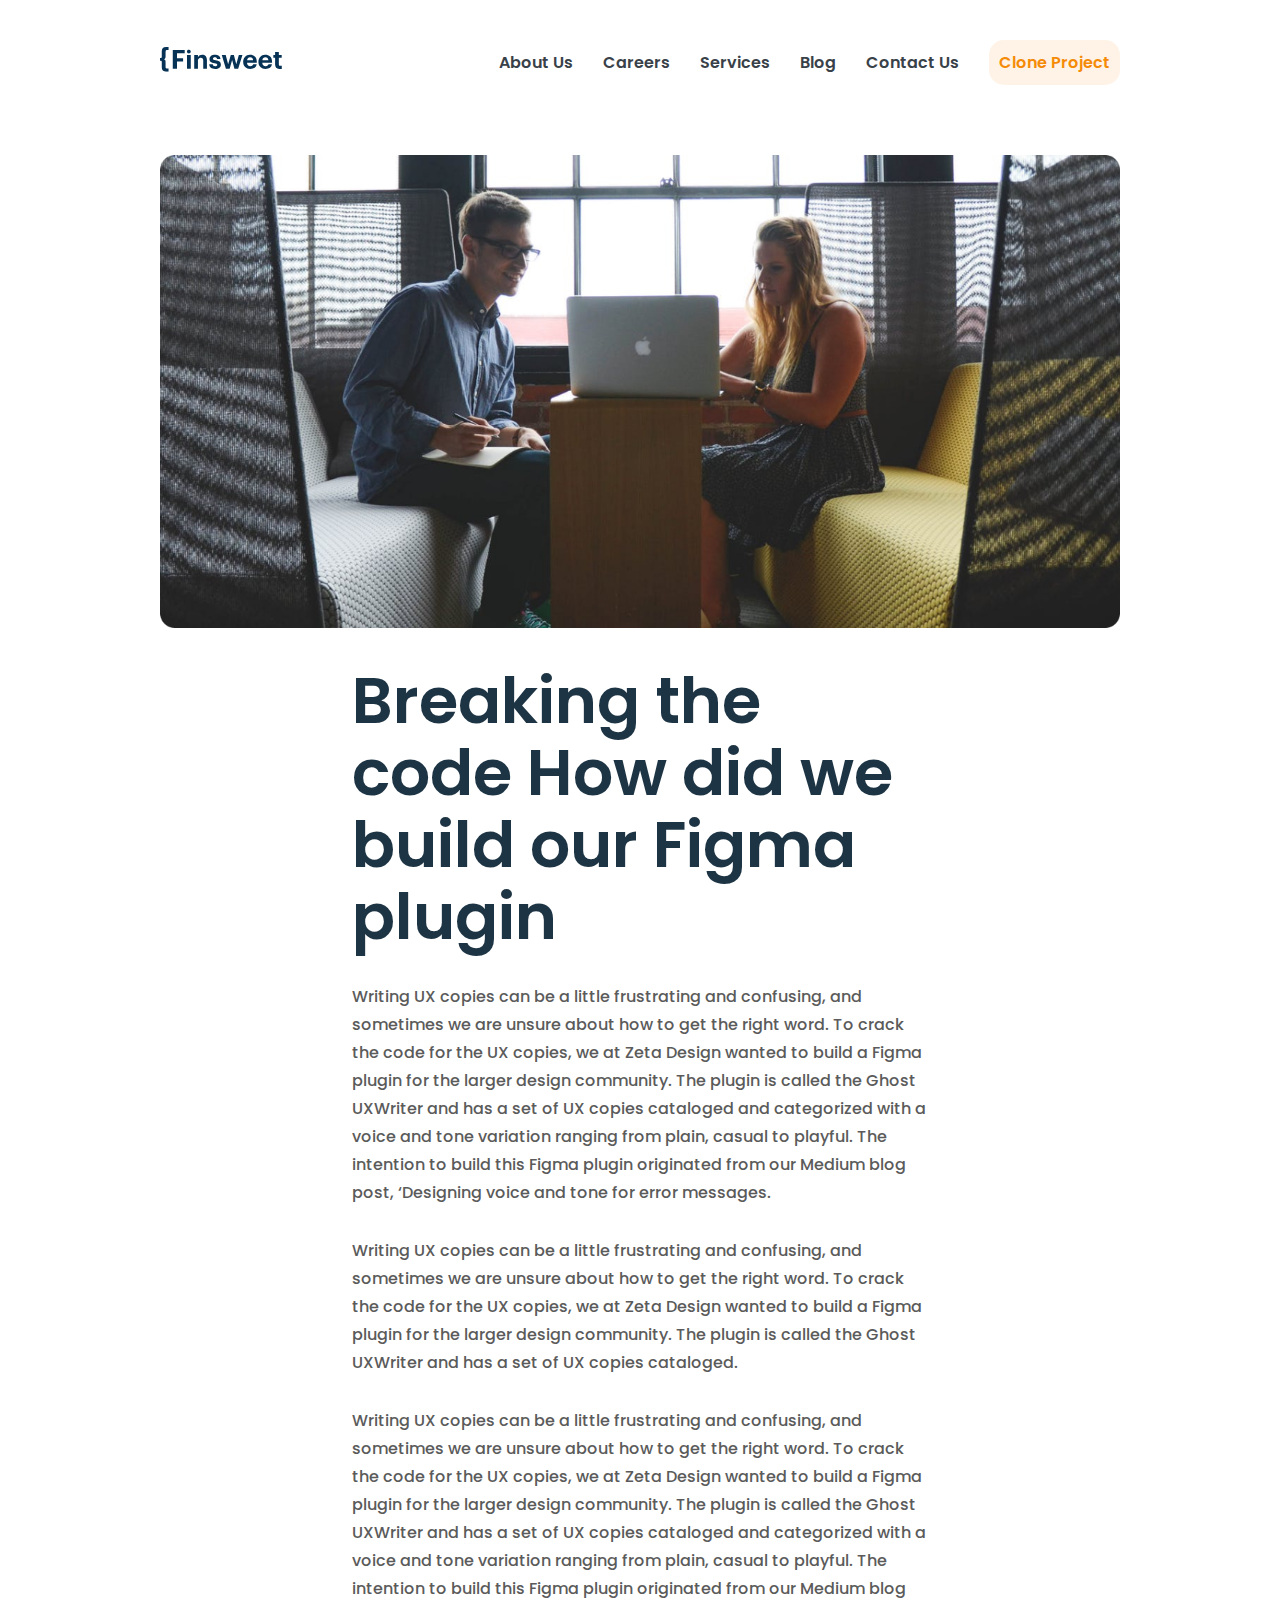
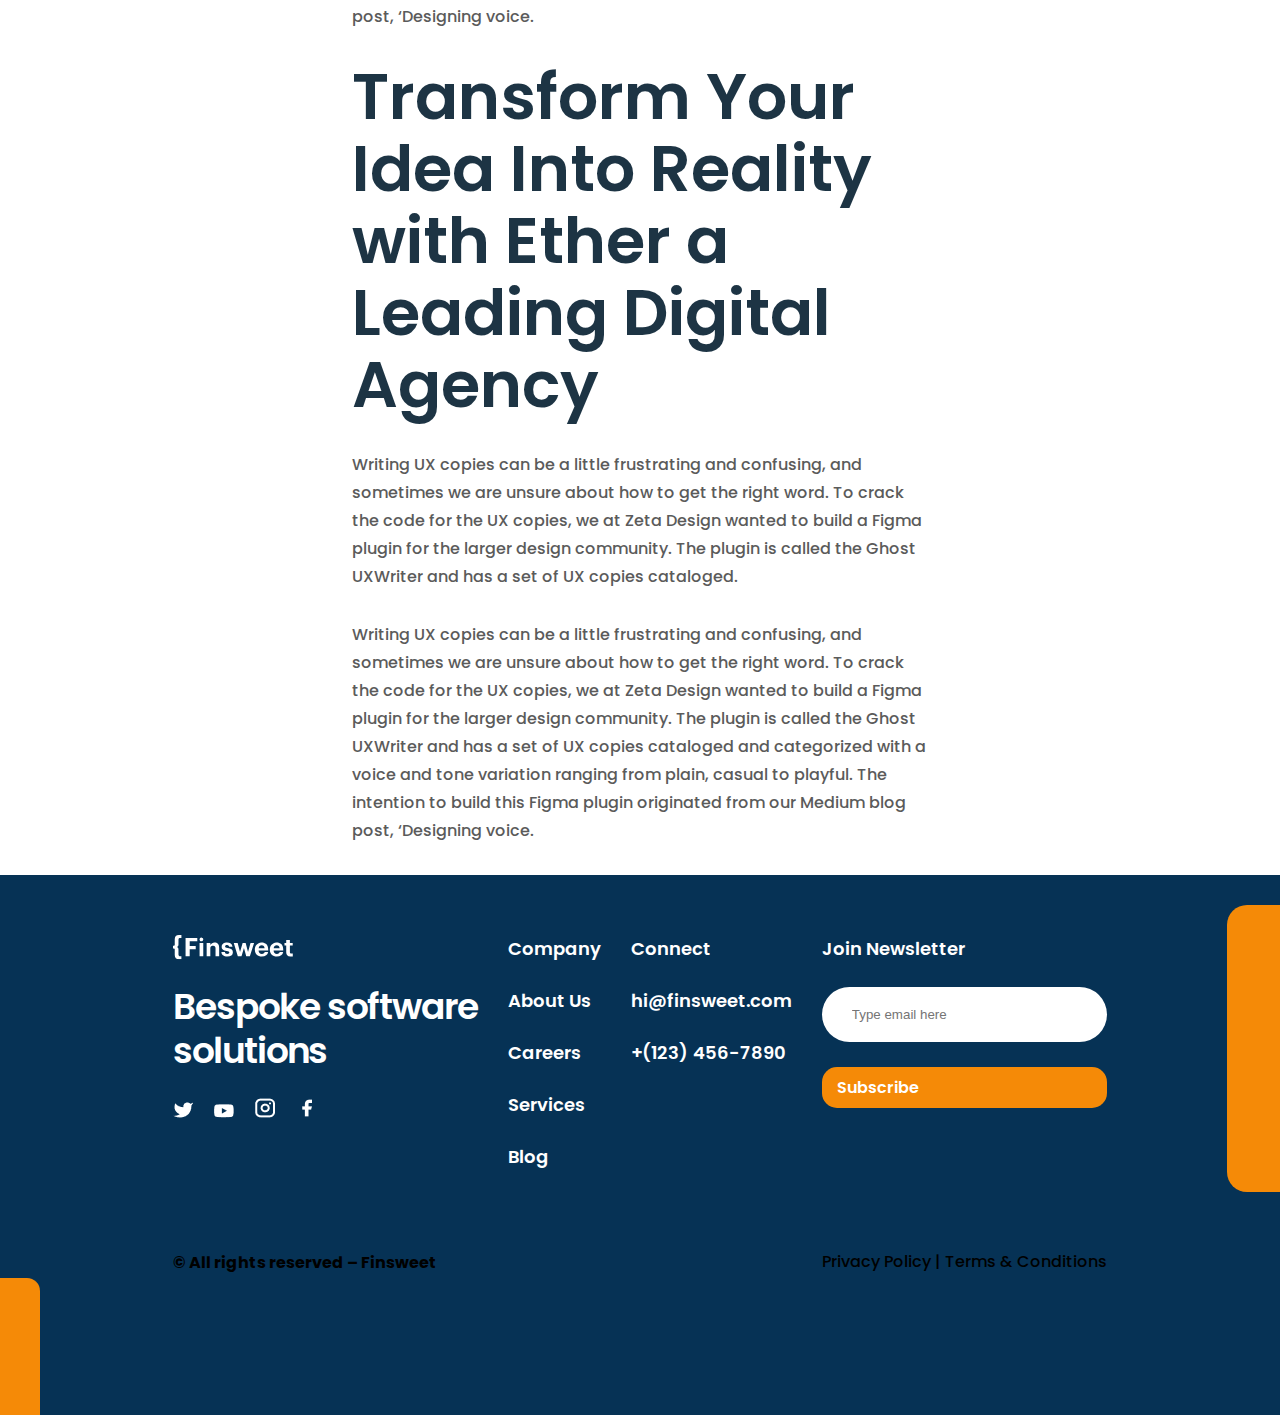
<file: bloginner.html>
<!DOCTYPE html>
<html lang="en">
  <head>
    <meta charset="UTF-8" />
    <meta name="viewport" content="width=device-width, initial-scale=1.0" />
    <link rel="stylesheet" href="./css/main.css" />

    <title>Finsweet | Blog Inner</title>
  </head>
  <body>
    <div class="loading">
      <div class="bubble">
        <span></span>
        <span></span>
        <span></span>
        <span></span>
        <span></span>
      </div>
      <div class="bubble">
        <span></span>
        <span></span>
        <span></span>
        <span></span>
        <span></span>
      </div>
      <div class="bubble">
        <span></span>
        <span></span>
        <span></span>
        <span></span>
        <span></span>
      </div>
      <div class="bubble">
        <span></span>
        <span></span>
        <span></span>
        <span></span>
        <span></span>
      </div>
      <div class="bubble">
        <span></span>
        <span></span>
        <span></span>
        <span></span>
        <span></span>
      </div>
    </div>
    <header>
      <div class="container navbar">
        <div class="logo">
          <a href="./index.html">
            <img src="./assets/images/home/Logo.svg" alt="logo"
          /></a>
        </div>

        <ul class="list">
          <li class="list-item">
            <a href="./about.html" class="list-item-link">About Us</a>
          </li>
          <li class="list-item">
            <a href="./careers.html" class="list-item-link">Careers</a>
          </li>
          <li class="list-item">
            <a href="./services.html" class="list-item-link">Services</a>
          </li>
          <li class="list-item">
            <a href="./blog.html" class="list-item-link">Blog</a>
          </li>
          <li class="list-item">
            <a href="./contact.html" class="list-item-link">Contact Us</a>
          </li>
          <li class="list-item">
            <a href="./pravacy.html" class="list-item-link"> Clone Project</a>
          </li>
        </ul>
        <button class="burger-btn burger-show">
          <img
            class="imgBtn"
            src="[data-uri]"
          />
        </button>
      </div>
    </header>

    <main>
      <section class="container inner-wrapper">
        <img src="./assets/images/blog/blog-inner.png" alt="" />

        <div class="inner-info">
          <h3>Breaking the code How did we build our Figma plugin</h3>

          <p>
            Writing UX copies can be a little frustrating and confusing, and
            sometimes we are unsure about how to get the right word. To crack
            the code for the UX copies, we at Zeta Design wanted to build a
            Figma plugin for the larger design community. The plugin is called
            the Ghost UXWriter and has a set of UX copies cataloged and
            categorized with a voice and tone variation ranging from plain,
            casual to playful. The intention to build this Figma plugin
            originated from our Medium blog post, ‘Designing voice and tone for
            error messages.
          </p>

          <p>
            Writing UX copies can be a little frustrating and confusing, and
            sometimes we are unsure about how to get the right word. To crack
            the code for the UX copies, we at Zeta Design wanted to build a
            Figma plugin for the larger design community. The plugin is called
            the Ghost UXWriter and has a set of UX copies cataloged.
          </p>

          <p>
            Writing UX copies can be a little frustrating and confusing, and
            sometimes we are unsure about how to get the right word. To crack
            the code for the UX copies, we at Zeta Design wanted to build a
            Figma plugin for the larger design community. The plugin is called
            the Ghost UXWriter and has a set of UX copies cataloged and
            categorized with a voice and tone variation ranging from plain,
            casual to playful. The intention to build this Figma plugin
            originated from our Medium blog post, ‘Designing voice.
          </p>

          <h3>
            Transform Your Idea Into Reality with Ether a Leading Digital Agency
          </h3>

          <p>
            Writing UX copies can be a little frustrating and confusing, and
            sometimes we are unsure about how to get the right word. To crack
            the code for the UX copies, we at Zeta Design wanted to build a
            Figma plugin for the larger design community. The plugin is called
            the Ghost UXWriter and has a set of UX copies cataloged.
          </p>

          <p>
            Writing UX copies can be a little frustrating and confusing, and
            sometimes we are unsure about how to get the right word. To crack
            the code for the UX copies, we at Zeta Design wanted to build a
            Figma plugin for the larger design community. The plugin is called
            the Ghost UXWriter and has a set of UX copies cataloged and
            categorized with a voice and tone variation ranging from plain,
            casual to playful. The intention to build this Figma plugin
            originated from our Medium blog post, ‘Designing voice.
          </p>
        </div>
      </section>
    </main>

    <footer>
      <span class="left-bottom"></span>
      <span class="right-top"></span>

      <div class="container footer">
        <div class="footer-card">
          <img width="120" src="./assets/images/home/logos.svg" alt="" />
          <h2>
            Bespoke software <br />
            solutions
          </h2>
          <div class="social">
            <a href="#"><img src="./assets/images/home/twiter.png" alt="" /></a>
            <a href="#"
              ><img src="./assets/images/home/youtube.png" alt=""
            /></a>
            <a href="#"
              ><img src="./assets/images/home/instagram.png" alt=""
            /></a>
            <a href="#"
              ><img src="./assets/images/home/facebook.png" alt=""
            /></a>
          </div>
          <h4>© All rights reserved – Finsweet</h4>
        </div>

        <div class="footer-card">
          <h3>Company</h3>

          <a href="#">About Us</a>
          <a href="#">Careers</a>
          <a href="#">Services</a>
          <a href="#">Blog</a>
        </div>

        <div class="footer-card">
          <h3>Connect</h3>

          <a href="#">hi@finsweet.com</a>
          <a href="#">+(123) 456-7890</a>
        </div>

        <div class="footer-card">
          <h3>Join Newsletter</h3>

          <input type="text" placeholder="Type email here" />
          <button>Subscribe</button>

          <p>Privacy Policy | Terms & Conditions</p>
        </div>
      </div>
    </footer>

    <script src="./js/header.js"></script>
    <script src="./js/loading.js"></script>
    <script src="./js/main.js"></script>
  </body>
</html>
</file>
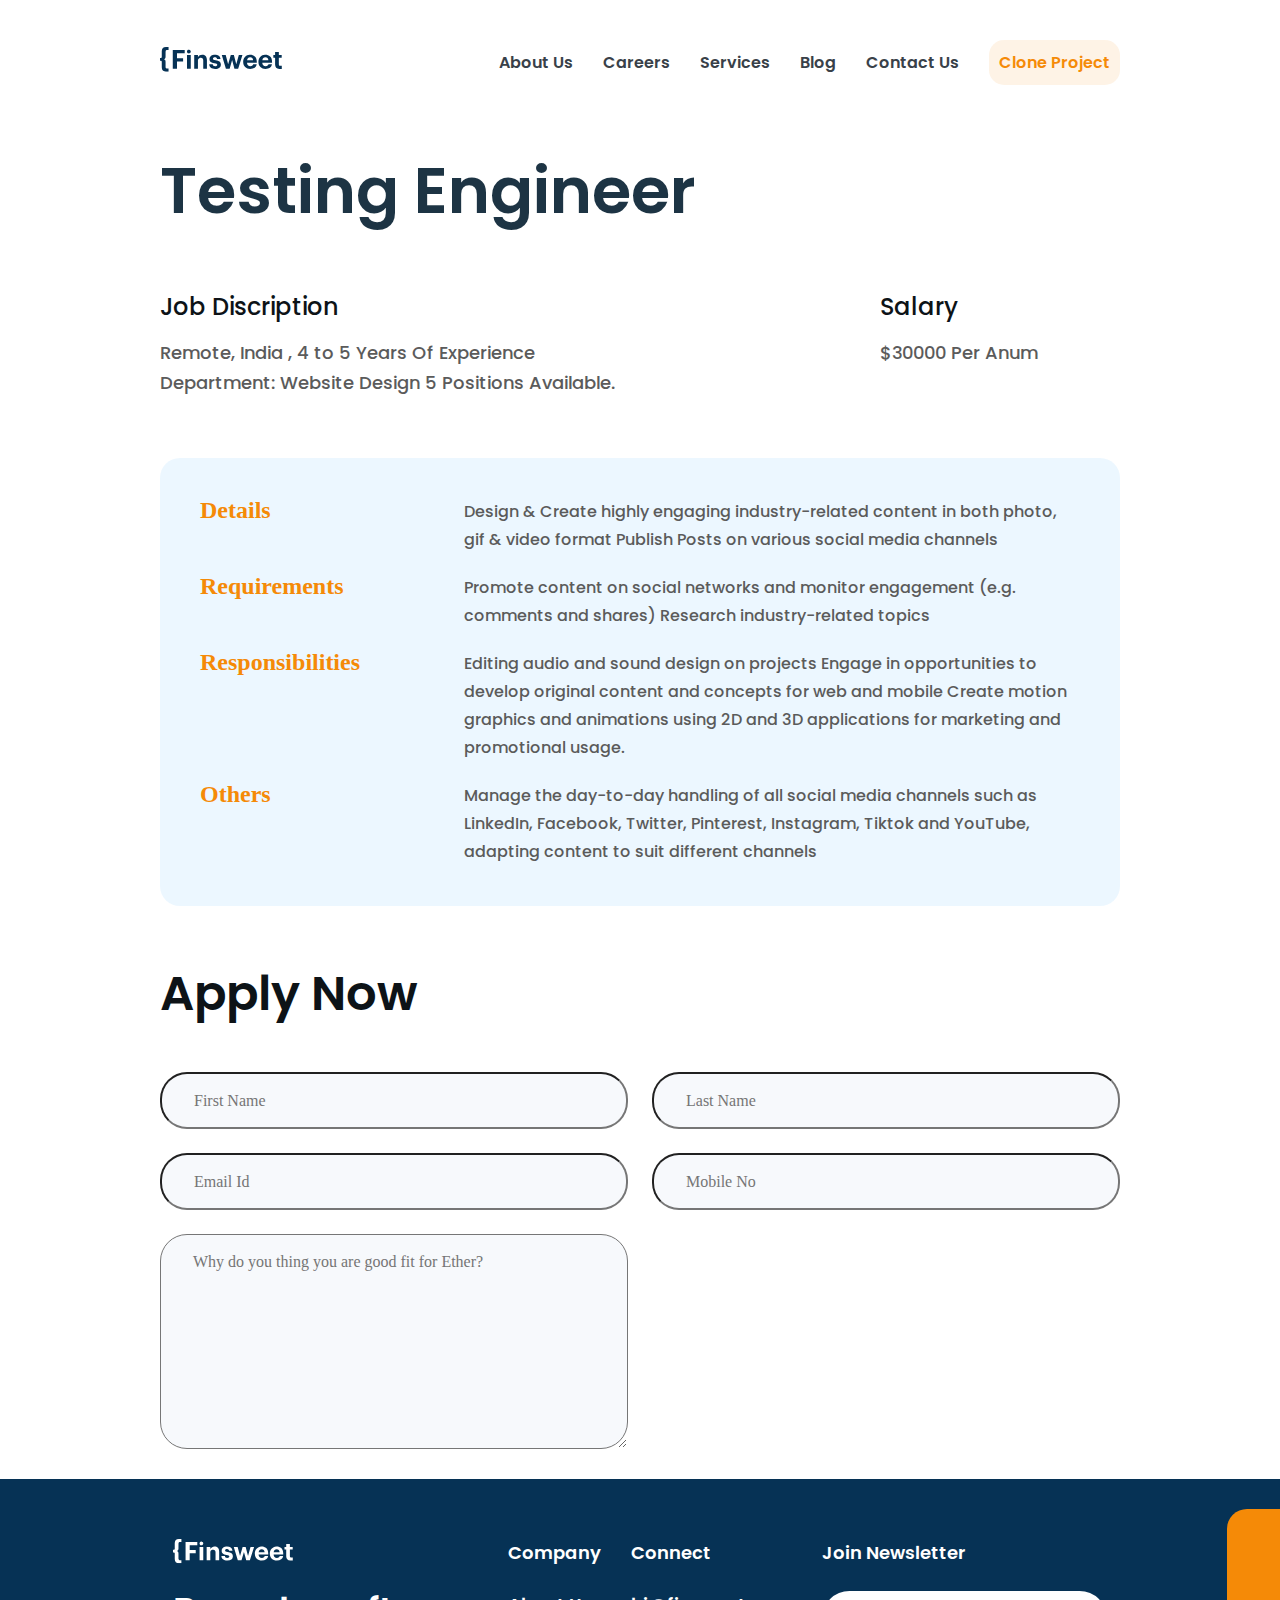
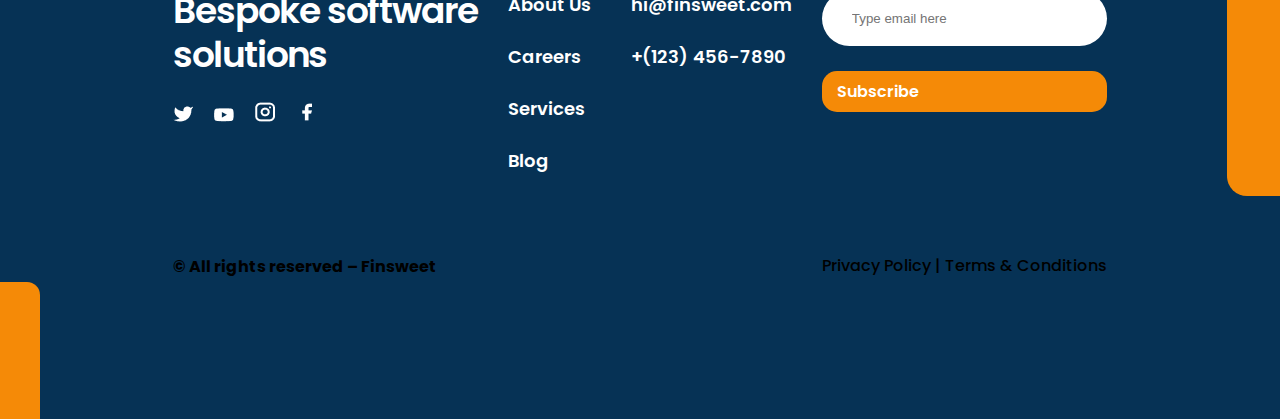
<file: careers-page.html>
<!DOCTYPE html>
<html lang="en">
  <head>
    <meta charset="UTF-8" />
    <meta name="viewport" content="width=device-width, initial-scale=1.0" />
    <link rel="stylesheet" href="./css/main.css" />

    <title>Finsweet | Careers Page</title>
  </head>
  <body>
    <div class="loading">
      <div class="bubble">
        <span></span>
        <span></span>
        <span></span>
        <span></span>
        <span></span>
      </div>
      <div class="bubble">
        <span></span>
        <span></span>
        <span></span>
        <span></span>
        <span></span>
      </div>
      <div class="bubble">
        <span></span>
        <span></span>
        <span></span>
        <span></span>
        <span></span>
      </div>
      <div class="bubble">
        <span></span>
        <span></span>
        <span></span>
        <span></span>
        <span></span>
      </div>
      <div class="bubble">
        <span></span>
        <span></span>
        <span></span>
        <span></span>
        <span></span>
      </div>
    </div>
    <header>
      <div class="container navbar">
        <div class="logo">
          <a href="./index.html">
            <img src="./assets/images/home/Logo.svg" alt="logo"
          /></a>
        </div>

        <ul class="list">
          <li class="list-item">
            <a href="./about.html" class="list-item-link">About Us</a>
          </li>
          <li class="list-item">
            <a href="./careers.html" class="list-item-link">Careers</a>
          </li>
          <li class="list-item">
            <a href="./services.html" class="list-item-link">Services</a>
          </li>
          <li class="list-item">
            <a href="./blog.html" class="list-item-link">Blog</a>
          </li>
          <li class="list-item">
            <a href="./contact.html" class="list-item-link">Contact Us</a>
          </li>
          <li class="list-item">
            <a href="./pravacy.html" class="list-item-link"> Clone Project</a>
          </li>
        </ul>
        <button class="burger-btn burger-show">
          <img
            class="imgBtn"
            src="[data-uri]"
          />
        </button>
      </div>
    </header>

    <main>
      <section class="container careers-page">
        <h2>Testing Engineer</h2>

        <div class="careers-wrapper-page">
          <div class="careers-wrapper-cards">
            <h3>Job Discription</h3>
            <p>
              Remote, India , 4 to 5 Years Of Experience Department: Website
              Design 5 Positions Available.
            </p>
          </div>
          <div class="careers-wrapper-cards">
            <h3>Salary</h3>
            <p>$30000 Per Anum</p>
          </div>
        </div>
      </section>
      <section class="container">
        <ul class="details">
          <li>
            <h3>Details</h3>
            <p>
              Design & Create highly engaging industry-related content in both
              photo, gif & video format Publish Posts on various social media
              channels
            </p>
          </li>
          <li>
            <h3>Requirements</h3>
            <p>
              Promote content on social networks and monitor engagement (e.g.
              comments and shares) Research industry-related topics
            </p>
          </li>
          <li>
            <h3>Responsibilities</h3>
            <p>
              Editing audio and sound design on projects Engage in opportunities
              to develop original content and concepts for web and mobile Create
              motion graphics and animations using 2D and 3D applications for
              marketing and promotional usage.
            </p>
          </li>

          <li>
            <h3>Others</h3>
            <p>
              Manage the day-to-day handling of all social media channels such
              as LinkedIn, Facebook, Twitter, Pinterest, Instagram, Tiktok and
              YouTube, adapting content to suit different channels
            </p>
          </li>
        </ul>
      </section>
      <section class="container apply">
        <h3>Apply Now</h3>

        <form class="apply-form">
          <input type="text" placeholder="First Name" />
          <input type="text" placeholder="Last Name" />
          <input type="text" placeholder="Email Id" />
          <input type="text" placeholder="Mobile No" />

          <textarea
            placeholder="Why do you thing you are good fit for Ether?"
          ></textarea>
        </form>
      </section>
    </main>
    <footer>
      <span class="left-bottom"></span>
      <span class="right-top"></span>

      <div class="container footer">
        <div class="footer-card">
          <img width="120" src="./assets/images/home/logos.svg" alt="" />
          <h2>
            Bespoke software <br />
            solutions
          </h2>
          <div class="social">
            <a href="#"><img src="./assets/images/home/twiter.png" alt="" /></a>
            <a href="#"
              ><img src="./assets/images/home/youtube.png" alt=""
            /></a>
            <a href="#"
              ><img src="./assets/images/home/instagram.png" alt=""
            /></a>
            <a href="#"
              ><img src="./assets/images/home/facebook.png" alt=""
            /></a>
          </div>
          <h4>© All rights reserved – Finsweet</h4>
        </div>

        <div class="footer-card">
          <h3>Company</h3>

          <a href="#">About Us</a>
          <a href="#">Careers</a>
          <a href="#">Services</a>
          <a href="#">Blog</a>
        </div>

        <div class="footer-card">
          <h3>Connect</h3>

          <a href="#">hi@finsweet.com</a>
          <a href="#">+(123) 456-7890</a>
        </div>

        <div class="footer-card">
          <h3>Join Newsletter</h3>

          <input type="text" placeholder="Type email here" />
          <button>Subscribe</button>

          <p>Privacy Policy | Terms & Conditions</p>
        </div>
      </div>
    </footer>

    <script src="./js/header.js"></script>
    <script src="./js/loading.js"></script>
    <script src="./js/main.js"></script>
  </body>
</html>
</file>
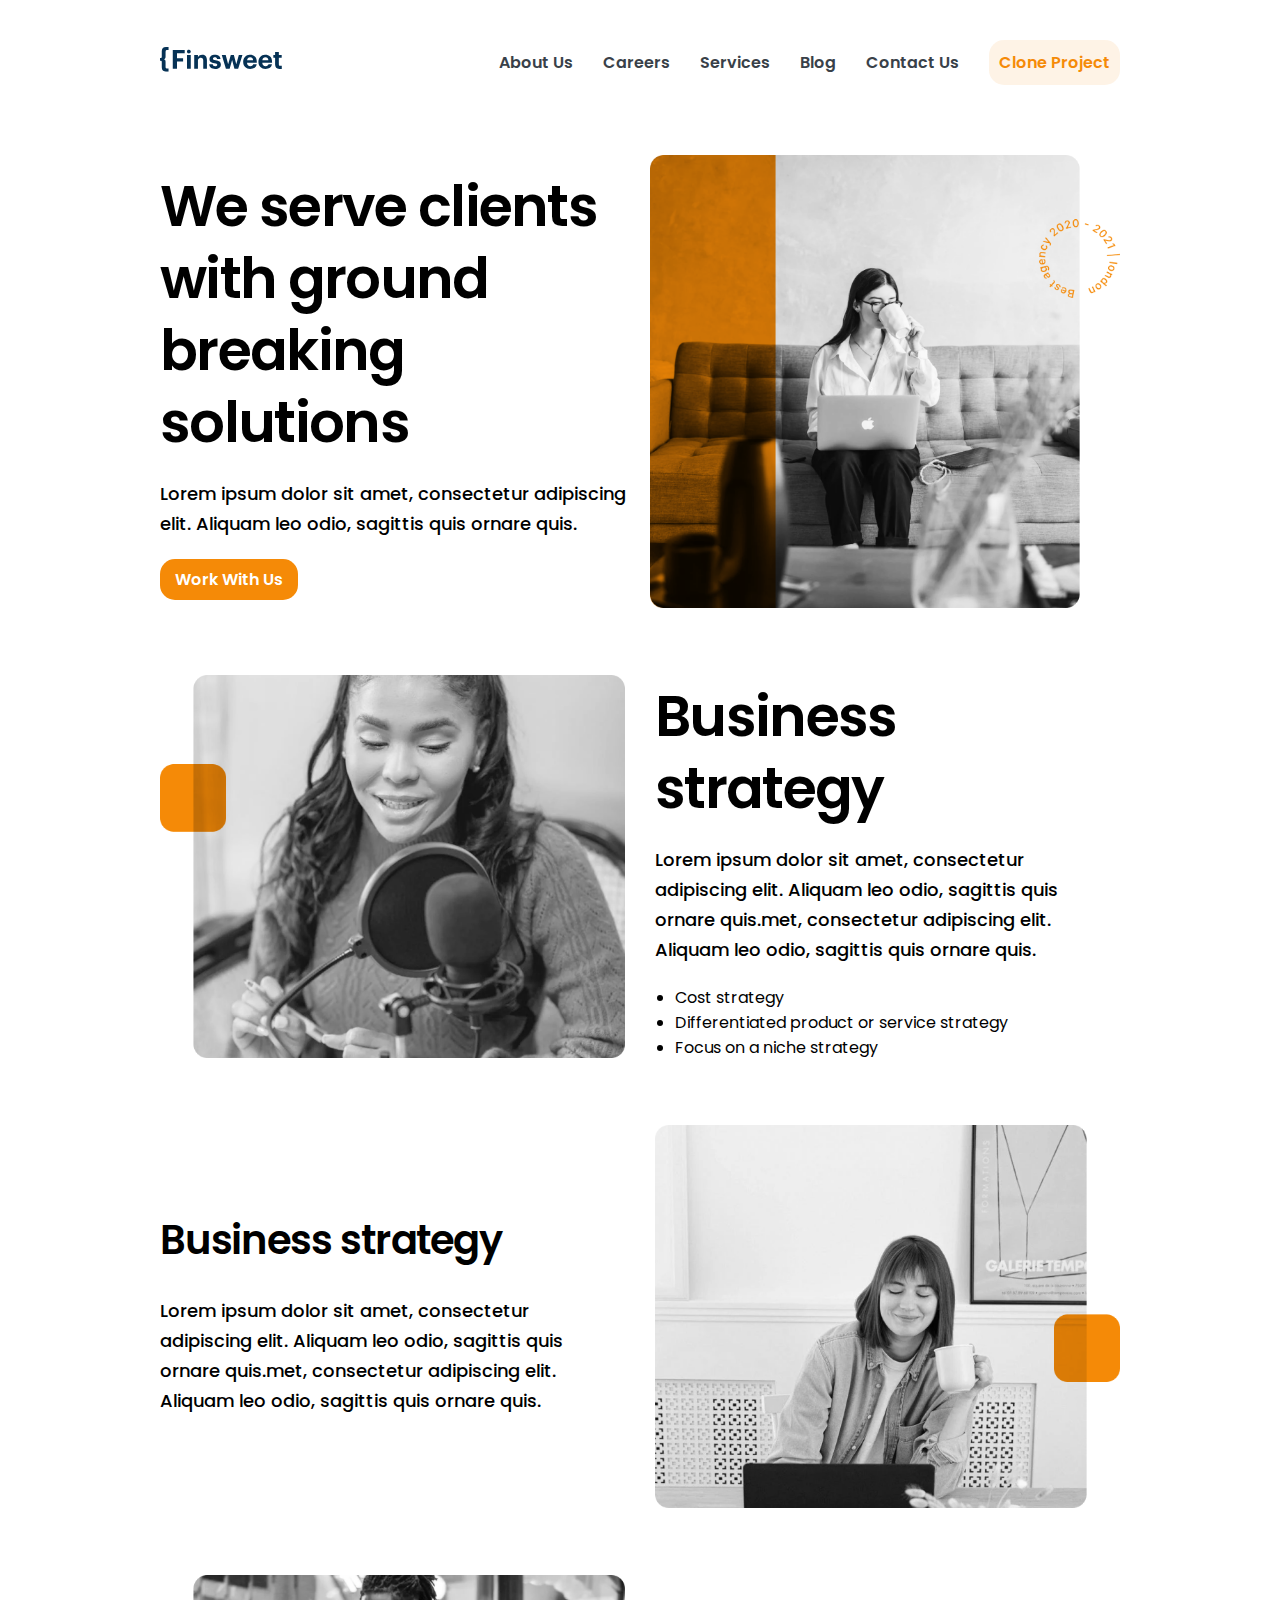
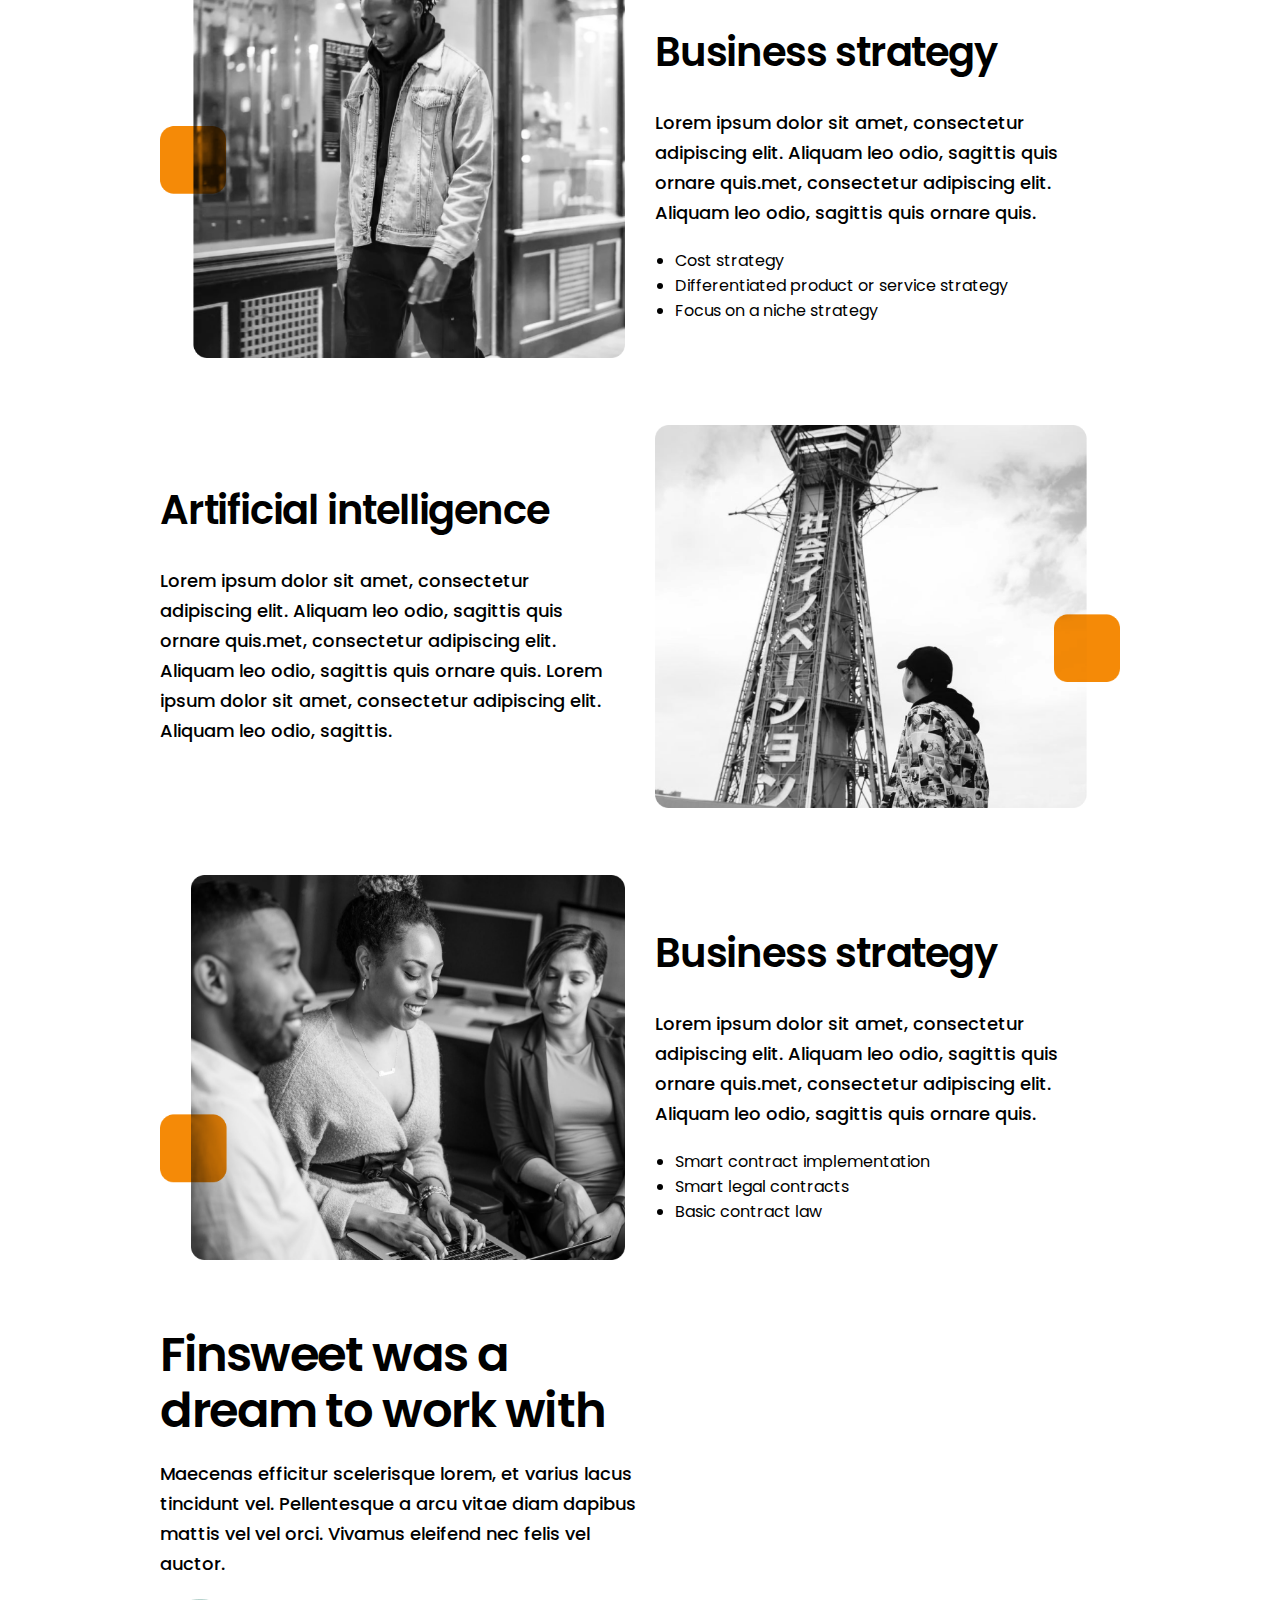
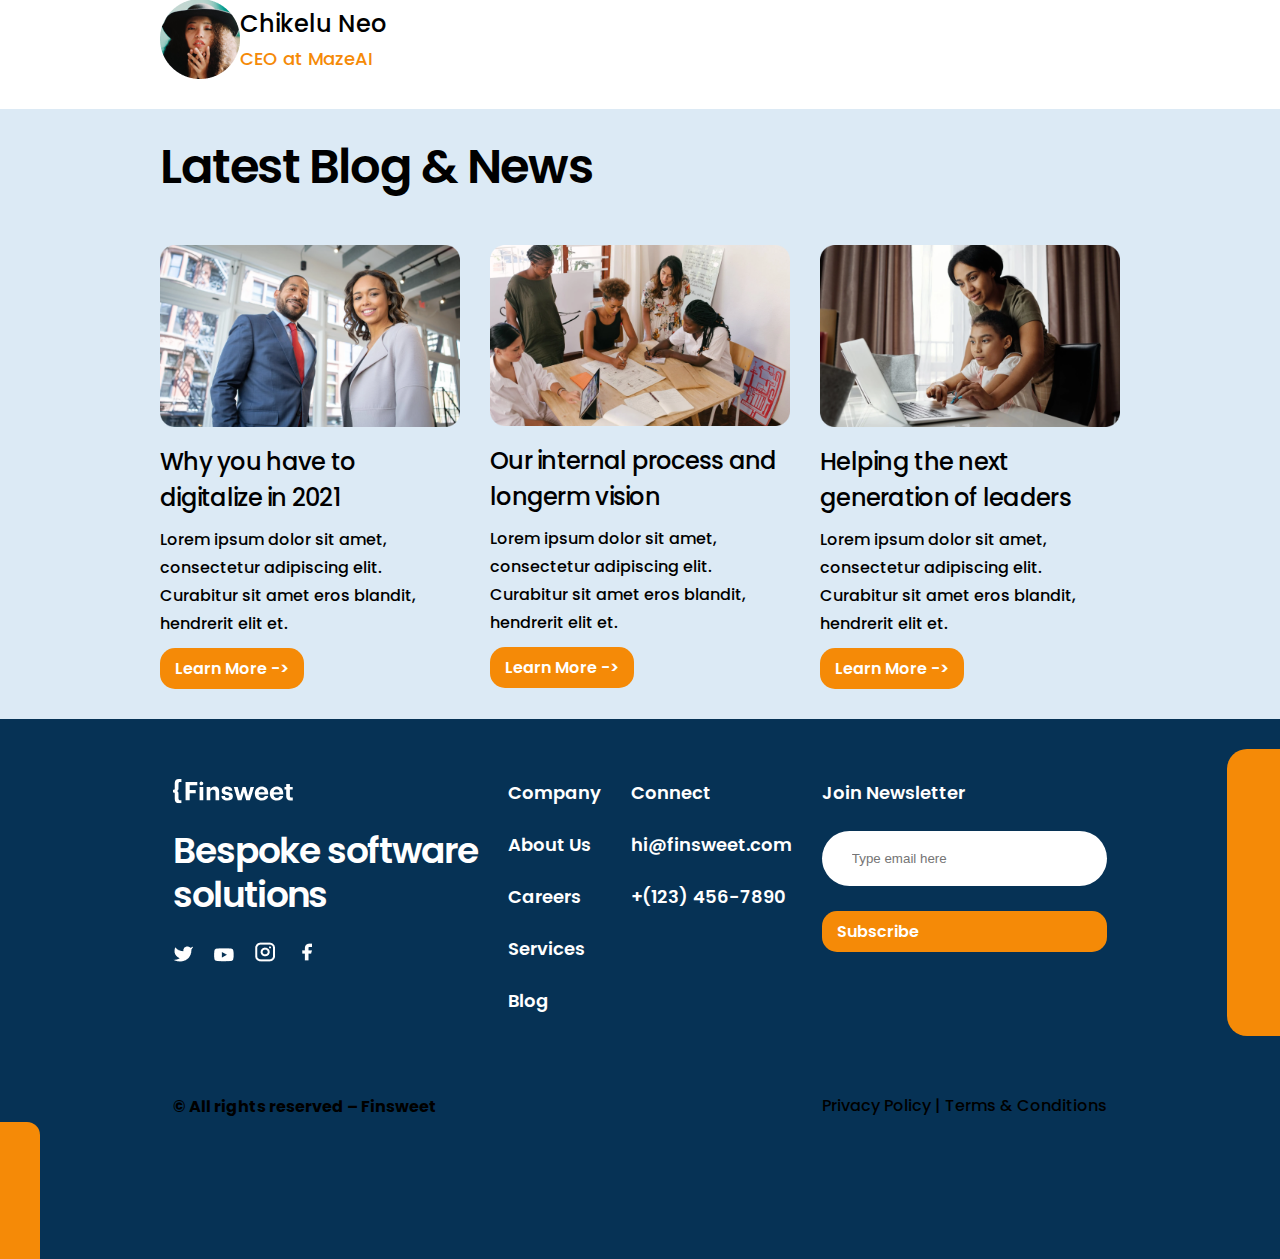
<file: careers.html>
<!DOCTYPE html>
<html lang="en">
  <head>
    <meta charset="UTF-8" />
    <meta name="viewport" content="width=device-width, initial-scale=1.0" />
    <title>Finsweet | Careers</title>
    <link rel="stylesheet" href="./css/main.css" />
  </head>
  <body>
    <div class="loading">
      <div class="bubble">
        <span></span>
        <span></span>
        <span></span>
        <span></span>
        <span></span>
      </div>
      <div class="bubble">
        <span></span>
        <span></span>
        <span></span>
        <span></span>
        <span></span>
      </div>
      <div class="bubble">
        <span></span>
        <span></span>
        <span></span>
        <span></span>
        <span></span>
      </div>
      <div class="bubble">
        <span></span>
        <span></span>
        <span></span>
        <span></span>
        <span></span>
      </div>
      <div class="bubble">
        <span></span>
        <span></span>
        <span></span>
        <span></span>
        <span></span>
      </div>
    </div>
    <header>
      <div class="container navbar">
        <div class="logo">
          <a href="./index.html">
            <img src="./assets/images/home/Logo.svg" alt="logo"
          /></a>
        </div>

        <ul class="list">
          <li class="list-item">
            <a href="./about.html" class="list-item-link">About Us</a>
          </li>
          <li class="list-item">
            <a href="./careers.html" class="list-item-link">Careers</a>
          </li>
          <li class="list-item">
            <a href="./services.html" class="list-item-link">Services</a>
          </li>
          <li class="list-item">
            <a href="./blog.html" class="list-item-link">Blog</a>
          </li>
          <li class="list-item">
            <a href="./contact.html" class="list-item-link">Contact Us</a>
          </li>
          <li class="list-item">
            <a href="./pravacy.html" class="list-item-link"> Clone Project</a>
          </li>
        </ul>
        <button class="burger-btn burger-show">
          <img
            class="imgBtn"
            src="[data-uri]"
          />
        </button>
      </div>
    </header>
    <main>
      <section class="container careers-wrapper">
        <div class="wrapper-info">
          <h2>We serve clients with ground breaking solutions</h2>
          <p>
            Lorem ipsum dolor sit amet, consectetur adipiscing elit. Aliquam leo
            odio, sagittis quis ornare quis.
          </p>
          <button>Work With Us</button>
        </div>

        <div class="wrapper-image">
          <img src="./assets/images/careeers/careers-wrapper.png" alt="" />
        </div>
      </section>
      <section class="container business">
        <div class="wrapper-image">
          <img src="./assets/images/careeers/careers1.png" alt="" />
        </div>
        <div class="wrapper-info">
          <h2>Business strategy</h2>
          <p>
            Lorem ipsum dolor sit amet, consectetur adipiscing elit. Aliquam leo
            odio, sagittis quis ornare quis.met, consectetur adipiscing elit.
            Aliquam leo odio, sagittis quis ornare quis.
          </p>
          <ul>
            <li>Cost strategy</li>
            <li>Differentiated product or service strategy</li>
            <li>Focus on a niche strategy</li>
          </ul>
        </div>
      </section>
      <section class="container digitalization">
        <div class="wrapper-info">
          <h2>Business strategy</h2>
          <p>
            Lorem ipsum dolor sit amet, consectetur adipiscing elit. Aliquam leo
            odio, sagittis quis ornare quis.met, consectetur adipiscing elit.
            Aliquam leo odio, sagittis quis ornare quis.
          </p>
        </div>

        <div class="wrapper-image">
          <img src="./assets/images/careeers/careers2.png" alt="" />
        </div>
      </section>
      <section class="container assessment">
        <div class="wrapper-image">
          <img src="./assets/images/careeers/careers3.png" alt="" />
        </div>
        <div class="wrapper-info">
          <h2>Business strategy</h2>
          <p>
            Lorem ipsum dolor sit amet, consectetur adipiscing elit. Aliquam leo
            odio, sagittis quis ornare quis.met, consectetur adipiscing elit.
            Aliquam leo odio, sagittis quis ornare quis.
          </p>
          <ul>
            <li>Cost strategy</li>
            <li>Differentiated product or service strategy</li>
            <li>Focus on a niche strategy</li>
          </ul>
        </div>
      </section>
      <section class="container intelligence">
        <div class="wrapper-info">
          <h2>Artificial intelligence</h2>
          <p>
            Lorem ipsum dolor sit amet, consectetur adipiscing elit. Aliquam leo
            odio, sagittis quis ornare quis.met, consectetur adipiscing elit.
            Aliquam leo odio, sagittis quis ornare quis. Lorem ipsum dolor sit
            amet, consectetur adipiscing elit. Aliquam leo odio, sagittis.
          </p>
        </div>

        <div class="wrapper-image">
          <img src="./assets/images/careeers/careers4.png" alt="" />
        </div>
      </section>
      <section class="container contracts">
        <div class="wrapper-image">
          <img src="./assets/images/careeers/careers5.png" alt="" />
        </div>
        <div class="wrapper-info">
          <h2>Business strategy</h2>
          <p>
            Lorem ipsum dolor sit amet, consectetur adipiscing elit. Aliquam leo
            odio, sagittis quis ornare quis.met, consectetur adipiscing elit.
            Aliquam leo odio, sagittis quis ornare quis.
          </p>
          <ul>
            <li>Smart contract implementation</li>
            <li>Smart legal contracts</li>
            <li>Basic contract law</li>
          </ul>
        </div>
      </section>
      <section class="dream container">
        <div class="dream-info">
          <h3>Finsweet was a dream to work with</h3>
          <p>
            Maecenas efficitur scelerisque lorem, et varius lacus tincidunt vel.
            Pellentesque a arcu vitae diam dapibus mattis vel vel orci. Vivamus
            eleifend nec felis vel auctor.
          </p>

          <div class="cards">
            <img src="./assets/images/home/person.png" alt="" />
            <div class="card">
              <h4>Chikelu Neo</h4>
              <span>CEO at MazeAI</span>
            </div>
          </div>
        </div>
        <div class="dream-video">
          <iframe
            width="560"
            height="315"
            src="https://www.youtube.com/embed/-264GKrTF2E?si=dohRZMuCGWQ6L0-7"
            title="YouTube video player"
            frameborder="0"
            allow="accelerometer; autoplay; clipboard-write; encrypted-media; gyroscope; picture-in-picture; web-share"
            referrerpolicy="strict-origin-when-cross-origin"
            allowfullscreen
          ></iframe>
        </div>
      </section>
      <section class="latest container">
        <h1>Latest Blog & News</h1>

        <div class="latest-cards">
          <div class="card">
            <img src="./assets/images/home/card1.png" alt="" />
            <h3>Why you have to digitalize in 2021</h3>
            <p>
              Lorem ipsum dolor sit amet, consectetur adipiscing elit. Curabitur
              sit amet eros blandit, hendrerit elit et.
            </p>
            <button>Learn More -></button>
          </div>
          <div class="card">
            <img src="./assets/images/home/card2.png" alt="" />
            <h3>Our internal process and longerm vision</h3>
            <p>
              Lorem ipsum dolor sit amet, consectetur adipiscing elit. Curabitur
              sit amet eros blandit, hendrerit elit et.
            </p>
            <button>Learn More -></button>
          </div>
          <div class="card">
            <img src="./assets/images/home/card3.png" alt="" />
            <h3>Helping the next generation of leaders</h3>
            <p>
              Lorem ipsum dolor sit amet, consectetur adipiscing elit. Curabitur
              sit amet eros blandit, hendrerit elit et.
            </p>
            <button>Learn More -></button>
          </div>
        </div>
      </section>
    </main>
    <footer>
      <span class="left-bottom"></span>
      <span class="right-top"></span>

      <div class="container footer">
        <div class="footer-card">
          <img width="120" src="./assets/images/home/logos.svg" alt="" />
          <h2>
            Bespoke software <br />
            solutions
          </h2>
          <div class="social">
            <a href="#"><img src="./assets/images/home/twiter.png" alt="" /></a>
            <a href="#"
              ><img src="./assets/images/home/youtube.png" alt=""
            /></a>
            <a href="#"
              ><img src="./assets/images/home/instagram.png" alt=""
            /></a>
            <a href="#"
              ><img src="./assets/images/home/facebook.png" alt=""
            /></a>
          </div>
          <h4>© All rights reserved – Finsweet</h4>
        </div>

        <div class="footer-card">
          <h3>Company</h3>

          <a href="#">About Us</a>
          <a href="#">Careers</a>
          <a href="#">Services</a>
          <a href="#">Blog</a>
        </div>

        <div class="footer-card">
          <h3>Connect</h3>

          <a href="#">hi@finsweet.com</a>
          <a href="#">+(123) 456-7890</a>
        </div>

        <div class="footer-card">
          <h3>Join Newsletter</h3>

          <input type="text" placeholder="Type email here" />
          <button>Subscribe</button>

          <p>Privacy Policy | Terms & Conditions</p>
        </div>
      </div>
    </footer>
    <script src="./js/header.js"></script>
    <script src="./js/loading.js"></script>
    <script src="./js/main.js"></script>
  </body>
</html>
</file>
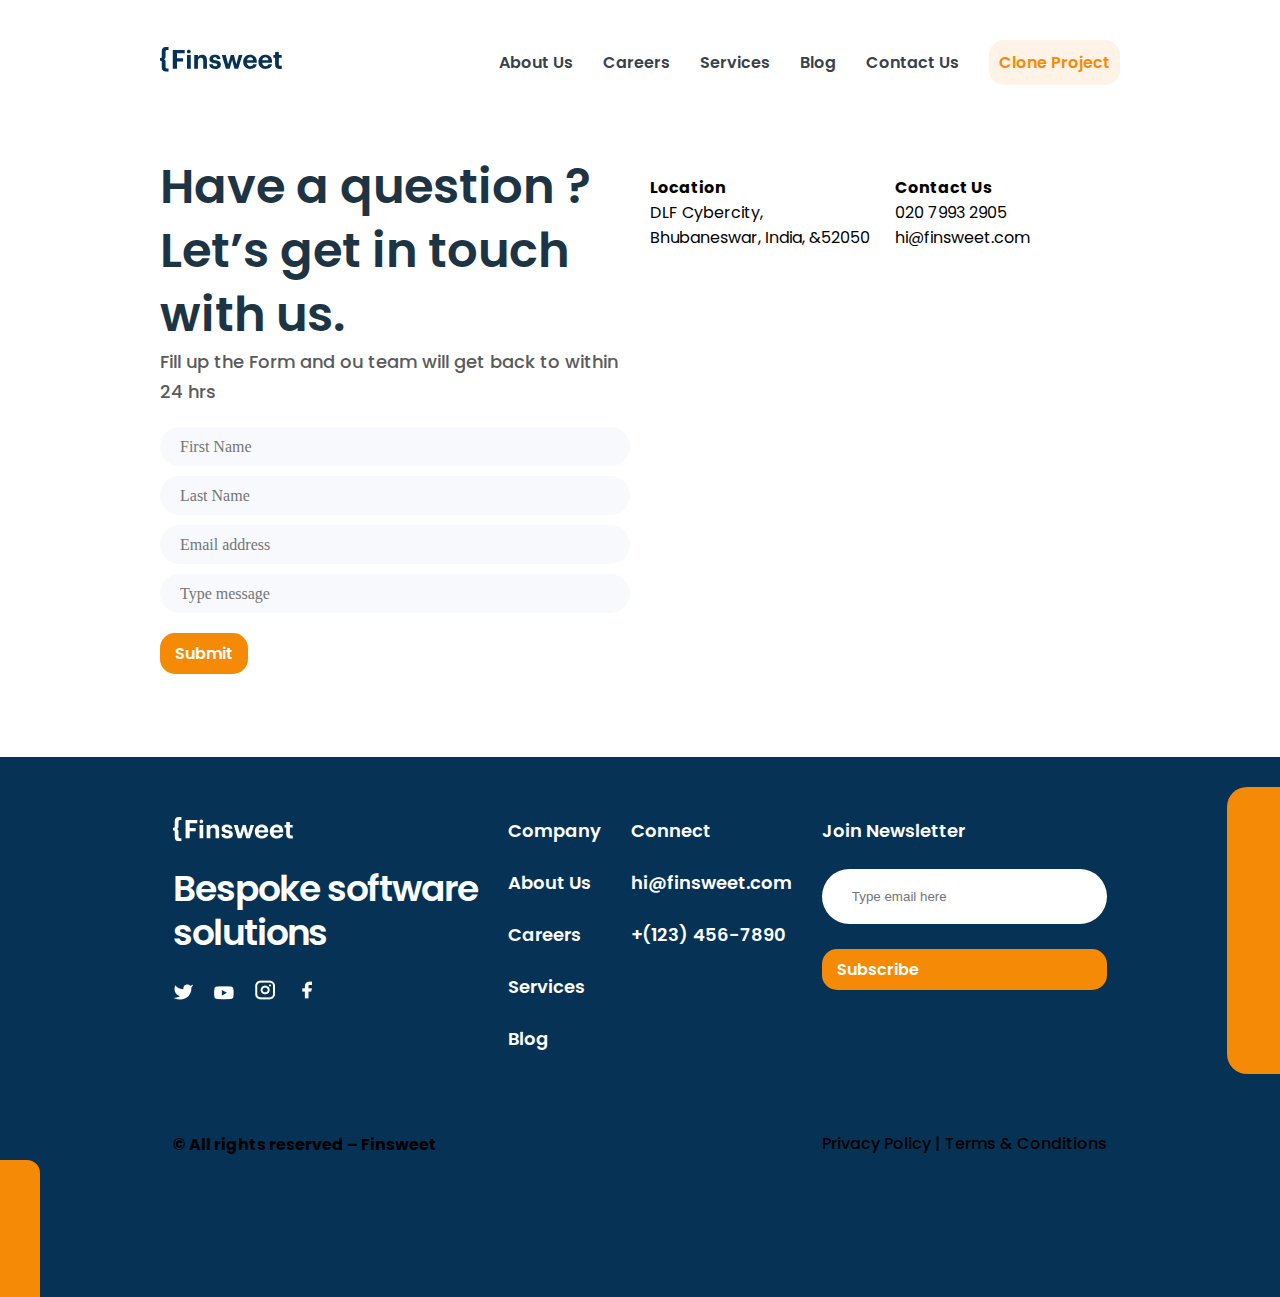
<file: contact.html>
<!DOCTYPE html>
<html lang="en">
  <head>
    <meta charset="UTF-8" />
    <meta name="viewport" content="width=device-width, initial-scale=1.0" />
    <link rel="stylesheet" href="./css/main.css" />

    <title>Finsweet | Contact</title>
  </head>
  <body>
    <div class="loading">
      <div class="bubble">
        <span></span>
        <span></span>
        <span></span>
        <span></span>
        <span></span>
      </div>
      <div class="bubble">
        <span></span>
        <span></span>
        <span></span>
        <span></span>
        <span></span>
      </div>
      <div class="bubble">
        <span></span>
        <span></span>
        <span></span>
        <span></span>
        <span></span>
      </div>
      <div class="bubble">
        <span></span>
        <span></span>
        <span></span>
        <span></span>
        <span></span>
      </div>
      <div class="bubble">
        <span></span>
        <span></span>
        <span></span>
        <span></span>
        <span></span>
      </div>
    </div>
    <header>
      <div class="container navbar">
        <div class="logo">
          <a href="./index.html">
            <img src="./assets/images/home/Logo.svg" alt="logo"
          /></a>
        </div>

        <ul class="list">
          <li class="list-item">
            <a href="./about.html" class="list-item-link">About Us</a>
          </li>
          <li class="list-item">
            <a href="./careers.html" class="list-item-link">Careers</a>
          </li>
          <li class="list-item">
            <a href="./services.html" class="list-item-link">Services</a>
          </li>
          <li class="list-item">
            <a href="./blog.html" class="list-item-link">Blog</a>
          </li>
          <li class="list-item">
            <a href="./contact.html" class="list-item-link">Contact Us</a>
          </li>
          <li class="list-item">
            <a href="./pravacy.html" class="list-item-link"> Clone Project</a>
          </li>
        </ul>
        <button class="burger-btn burger-show">
          <img
            class="imgBtn"
            src="[data-uri]"
          />
        </button>
      </div>
    </header>
    <main>
      <section class="container contact">
        <div class="contact-info">
          <h3>Have a question ? Let’s get in touch with us.</h3>
          <p>Fill up the Form and ou team will get back to within 24 hrs</p>

          <form>
            <input type="text" placeholder="First Name" />
            <input type="text" placeholder="Last Name" />
            <input type="text" placeholder="Email address" />
            <input type="text" placeholder="Type message" />
          </form>

          <button>Submit</button>
        </div>
        <div class="contact-iframe">
          <div class="info">
            <div class="iframe-info">
              <h4>Location</h4>
              <p>DLF Cybercity, Bhubaneswar, India, &52050</p>
            </div>
            <div class="iframe-info">
              <h4>Contact Us</h4>
              <p>020 7993 2905 hi@finsweet.com</p>
            </div>
          </div>

          <div>
            <iframe
              src="https://www.google.com/maps/embed?pb=!1m18!1m12!1m3!1d191885.25298617416!2d69.2793667!3d41.28259745!2m3!1f0!2f0!3f0!3m2!1i1024!2i768!4f13.1!3m3!1m2!1s0x38ae8b0cc379e9c3%3A0xa5a9323b4aa5cb98!2sTashkent!5e0!3m2!1sen!2s!4v1733687832168!5m2!1sen!2s"
              width="600"
              height="450"
              style="border: 0"
              allowfullscreen=""
              loading="lazy"
              referrerpolicy="no-referrer-when-downgrade"
            ></iframe>
          </div>
        </div>
      </section>
    </main>
    <footer>
      <span class="left-bottom"></span>
      <span class="right-top"></span>

      <div class="container footer">
        <div class="footer-card">
          <img width="120" src="./assets/images/home/logos.svg" alt="" />
          <h2>
            Bespoke software <br />
            solutions
          </h2>
          <div class="social">
            <a href="#"><img src="./assets/images/home/twiter.png" alt="" /></a>
            <a href="#"
              ><img src="./assets/images/home/youtube.png" alt=""
            /></a>
            <a href="#"
              ><img src="./assets/images/home/instagram.png" alt=""
            /></a>
            <a href="#"
              ><img src="./assets/images/home/facebook.png" alt=""
            /></a>
          </div>
          <h4>© All rights reserved – Finsweet</h4>
        </div>

        <div class="footer-card">
          <h3>Company</h3>

          <a href="#">About Us</a>
          <a href="#">Careers</a>
          <a href="#">Services</a>
          <a href="#">Blog</a>
        </div>

        <div class="footer-card">
          <h3>Connect</h3>

          <a href="#">hi@finsweet.com</a>
          <a href="#">+(123) 456-7890</a>
        </div>

        <div class="footer-card">
          <h3>Join Newsletter</h3>

          <input type="text" placeholder="Type email here" />
          <button>Subscribe</button>

          <p>Privacy Policy | Terms & Conditions</p>
        </div>
      </div>
    </footer>
    <script src="./js/header.js"></script>
    <script src="./js/loading.js"></script>
    <script src="./js/main.js"></script>
  </body>
</html>
</file>
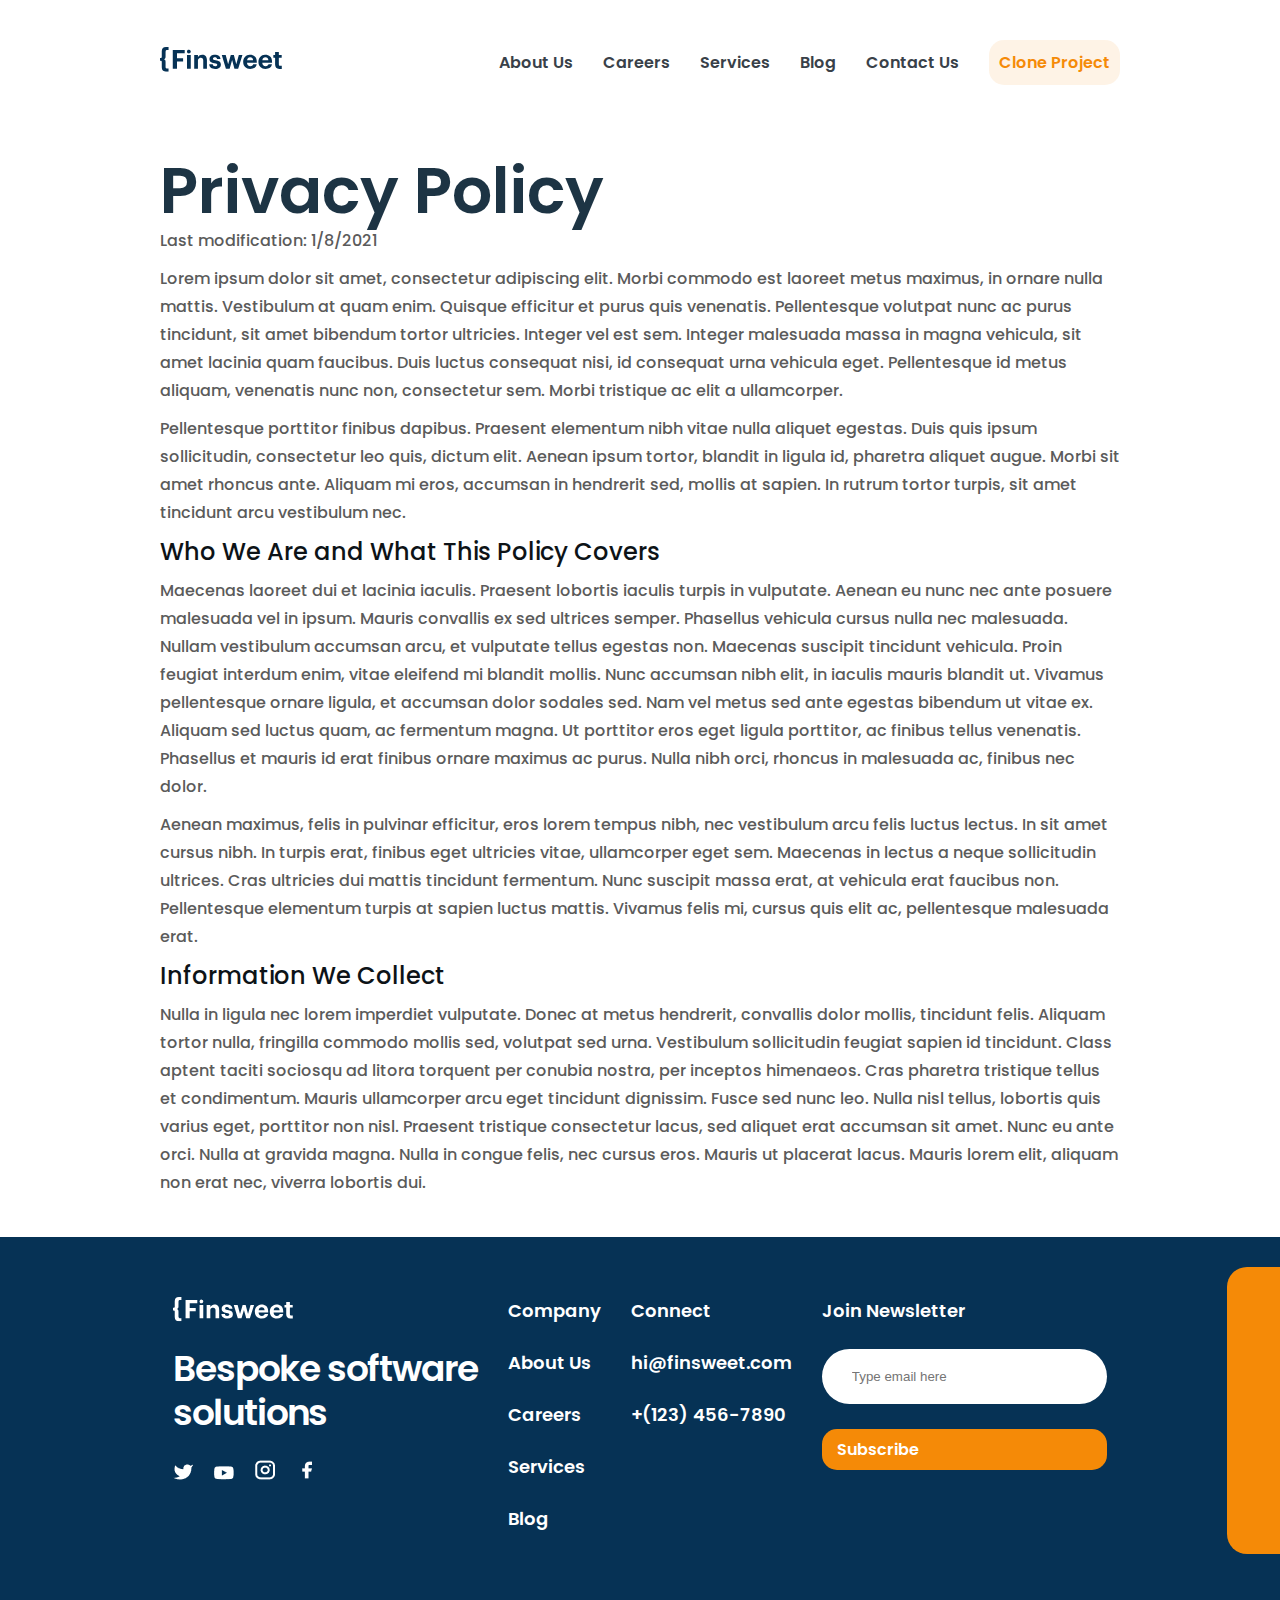
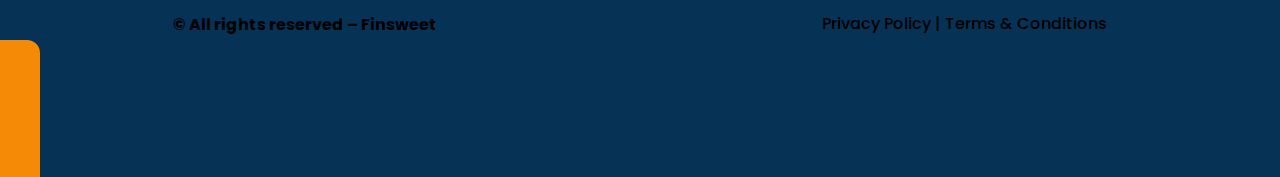
<file: pravacy.html>
<!DOCTYPE html>
<html lang="en">
  <head>
    <meta charset="UTF-8" />
    <meta name="viewport" content="width=device-width, initial-scale=1.0" />
    <link rel="stylesheet" href="./css/main.css" />

    <title>Finsweet | Privacy Policy</title>
  </head>
  <body>
    <div class="loading">
      <div class="bubble">
        <span></span>
        <span></span>
        <span></span>
        <span></span>
        <span></span>
      </div>
      <div class="bubble">
        <span></span>
        <span></span>
        <span></span>
        <span></span>
        <span></span>
      </div>
      <div class="bubble">
        <span></span>
        <span></span>
        <span></span>
        <span></span>
        <span></span>
      </div>
      <div class="bubble">
        <span></span>
        <span></span>
        <span></span>
        <span></span>
        <span></span>
      </div>
      <div class="bubble">
        <span></span>
        <span></span>
        <span></span>
        <span></span>
        <span></span>
      </div>
    </div>
    <header>
      <div class="container navbar">
        <div class="logo">
          <a href="./index.html">
            <img src="./assets/images/home/Logo.svg" alt="logo"
          /></a>
        </div>

        <ul class="list">
          <li class="list-item">
            <a href="./about.html" class="list-item-link">About Us</a>
          </li>
          <li class="list-item">
            <a href="./careers.html" class="list-item-link">Careers</a>
          </li>
          <li class="list-item">
            <a href="./services.html" class="list-item-link">Services</a>
          </li>
          <li class="list-item">
            <a href="./blog.html" class="list-item-link">Blog</a>
          </li>
          <li class="list-item">
            <a href="./contact.html" class="list-item-link">Contact Us</a>
          </li>
          <li class="list-item">
            <a href="./pravacy.html" class="list-item-link"> Clone Project</a>
          </li>
        </ul>
        <button class="burger-btn burger-show">
          <img
            class="imgBtn"
            src="[data-uri]"
          />
        </button>
      </div>
    </header>

    <main>
      <section class="container privacy">
        <h2>Privacy Policy</h2>

        <span> Last modification: 1/8/2021 </span>

        <p>
          Lorem ipsum dolor sit amet, consectetur adipiscing elit. Morbi commodo
          est laoreet metus maximus, in ornare nulla mattis. Vestibulum at quam
          enim. Quisque efficitur et purus quis venenatis. Pellentesque volutpat
          nunc ac purus tincidunt, sit amet bibendum tortor ultricies. Integer
          vel est sem. Integer malesuada massa in magna vehicula, sit amet
          lacinia quam faucibus. Duis luctus consequat nisi, id consequat urna
          vehicula eget. Pellentesque id metus aliquam, venenatis nunc non,
          consectetur sem. Morbi tristique ac elit a ullamcorper.
        </p>

        <p>
          Pellentesque porttitor finibus dapibus. Praesent elementum nibh vitae
          nulla aliquet egestas. Duis quis ipsum sollicitudin, consectetur leo
          quis, dictum elit. Aenean ipsum tortor, blandit in ligula id, pharetra
          aliquet augue. Morbi sit amet rhoncus ante. Aliquam mi eros, accumsan
          in hendrerit sed, mollis at sapien. In rutrum tortor turpis, sit amet
          tincidunt arcu vestibulum nec.
        </p>

        <h3>Who We Are and What This Policy Covers</h3>

        <p>
          Maecenas laoreet dui et lacinia iaculis. Praesent lobortis iaculis
          turpis in vulputate. Aenean eu nunc nec ante posuere malesuada vel in
          ipsum. Mauris convallis ex sed ultrices semper. Phasellus vehicula
          cursus nulla nec malesuada. Nullam vestibulum accumsan arcu, et
          vulputate tellus egestas non. Maecenas suscipit tincidunt vehicula.
          Proin feugiat interdum enim, vitae eleifend mi blandit mollis. Nunc
          accumsan nibh elit, in iaculis mauris blandit ut. Vivamus pellentesque
          ornare ligula, et accumsan dolor sodales sed. Nam vel metus sed ante
          egestas bibendum ut vitae ex. Aliquam sed luctus quam, ac fermentum
          magna. Ut porttitor eros eget ligula porttitor, ac finibus tellus
          venenatis. Phasellus et mauris id erat finibus ornare maximus ac
          purus. Nulla nibh orci, rhoncus in malesuada ac, finibus nec dolor.
        </p>

        <p>
          Aenean maximus, felis in pulvinar efficitur, eros lorem tempus nibh,
          nec vestibulum arcu felis luctus lectus. In sit amet cursus nibh. In
          turpis erat, finibus eget ultricies vitae, ullamcorper eget sem.
          Maecenas in lectus a neque sollicitudin ultrices. Cras ultricies dui
          mattis tincidunt fermentum. Nunc suscipit massa erat, at vehicula erat
          faucibus non. Pellentesque elementum turpis at sapien luctus mattis.
          Vivamus felis mi, cursus quis elit ac, pellentesque malesuada erat.
        </p>

        <h3>Information We Collect</h3>

        <p>
          Nulla in ligula nec lorem imperdiet vulputate. Donec at metus
          hendrerit, convallis dolor mollis, tincidunt felis. Aliquam tortor
          nulla, fringilla commodo mollis sed, volutpat sed urna. Vestibulum
          sollicitudin feugiat sapien id tincidunt. Class aptent taciti sociosqu
          ad litora torquent per conubia nostra, per inceptos himenaeos. Cras
          pharetra tristique tellus et condimentum. Mauris ullamcorper arcu eget
          tincidunt dignissim. Fusce sed nunc leo. Nulla nisl tellus, lobortis
          quis varius eget, porttitor non nisl. Praesent tristique consectetur
          lacus, sed aliquet erat accumsan sit amet. Nunc eu ante orci. Nulla at
          gravida magna. Nulla in congue felis, nec cursus eros. Mauris ut
          placerat lacus. Mauris lorem elit, aliquam non erat nec, viverra
          lobortis dui.
        </p>
      </section>
    </main>

    <footer>
      <span class="left-bottom"></span>
      <span class="right-top"></span>

      <div class="container footer">
        <div class="footer-card">
          <img width="120" src="./assets/images/home/logos.svg" alt="" />
          <h2>
            Bespoke software <br />
            solutions
          </h2>
          <div class="social">
            <a href="#"><img src="./assets/images/home/twiter.png" alt="" /></a>
            <a href="#"
              ><img src="./assets/images/home/youtube.png" alt=""
            /></a>
            <a href="#"
              ><img src="./assets/images/home/instagram.png" alt=""
            /></a>
            <a href="#"
              ><img src="./assets/images/home/facebook.png" alt=""
            /></a>
          </div>
          <h4>© All rights reserved – Finsweet</h4>
        </div>

        <div class="footer-card">
          <h3>Company</h3>

          <a href="#">About Us</a>
          <a href="#">Careers</a>
          <a href="#">Services</a>
          <a href="#">Blog</a>
        </div>

        <div class="footer-card">
          <h3>Connect</h3>

          <a href="#">hi@finsweet.com</a>
          <a href="#">+(123) 456-7890</a>
        </div>

        <div class="footer-card">
          <h3>Join Newsletter</h3>

          <input type="text" placeholder="Type email here" />
          <button>Subscribe</button>

          <p>Privacy Policy | Terms & Conditions</p>
        </div>
      </div>
    </footer>

    <script src="./js/header.js"></script>
    <script src="./js/loading.js"></script>
    <script src="./js/main.js"></script>
  </body>
</html>
</file>
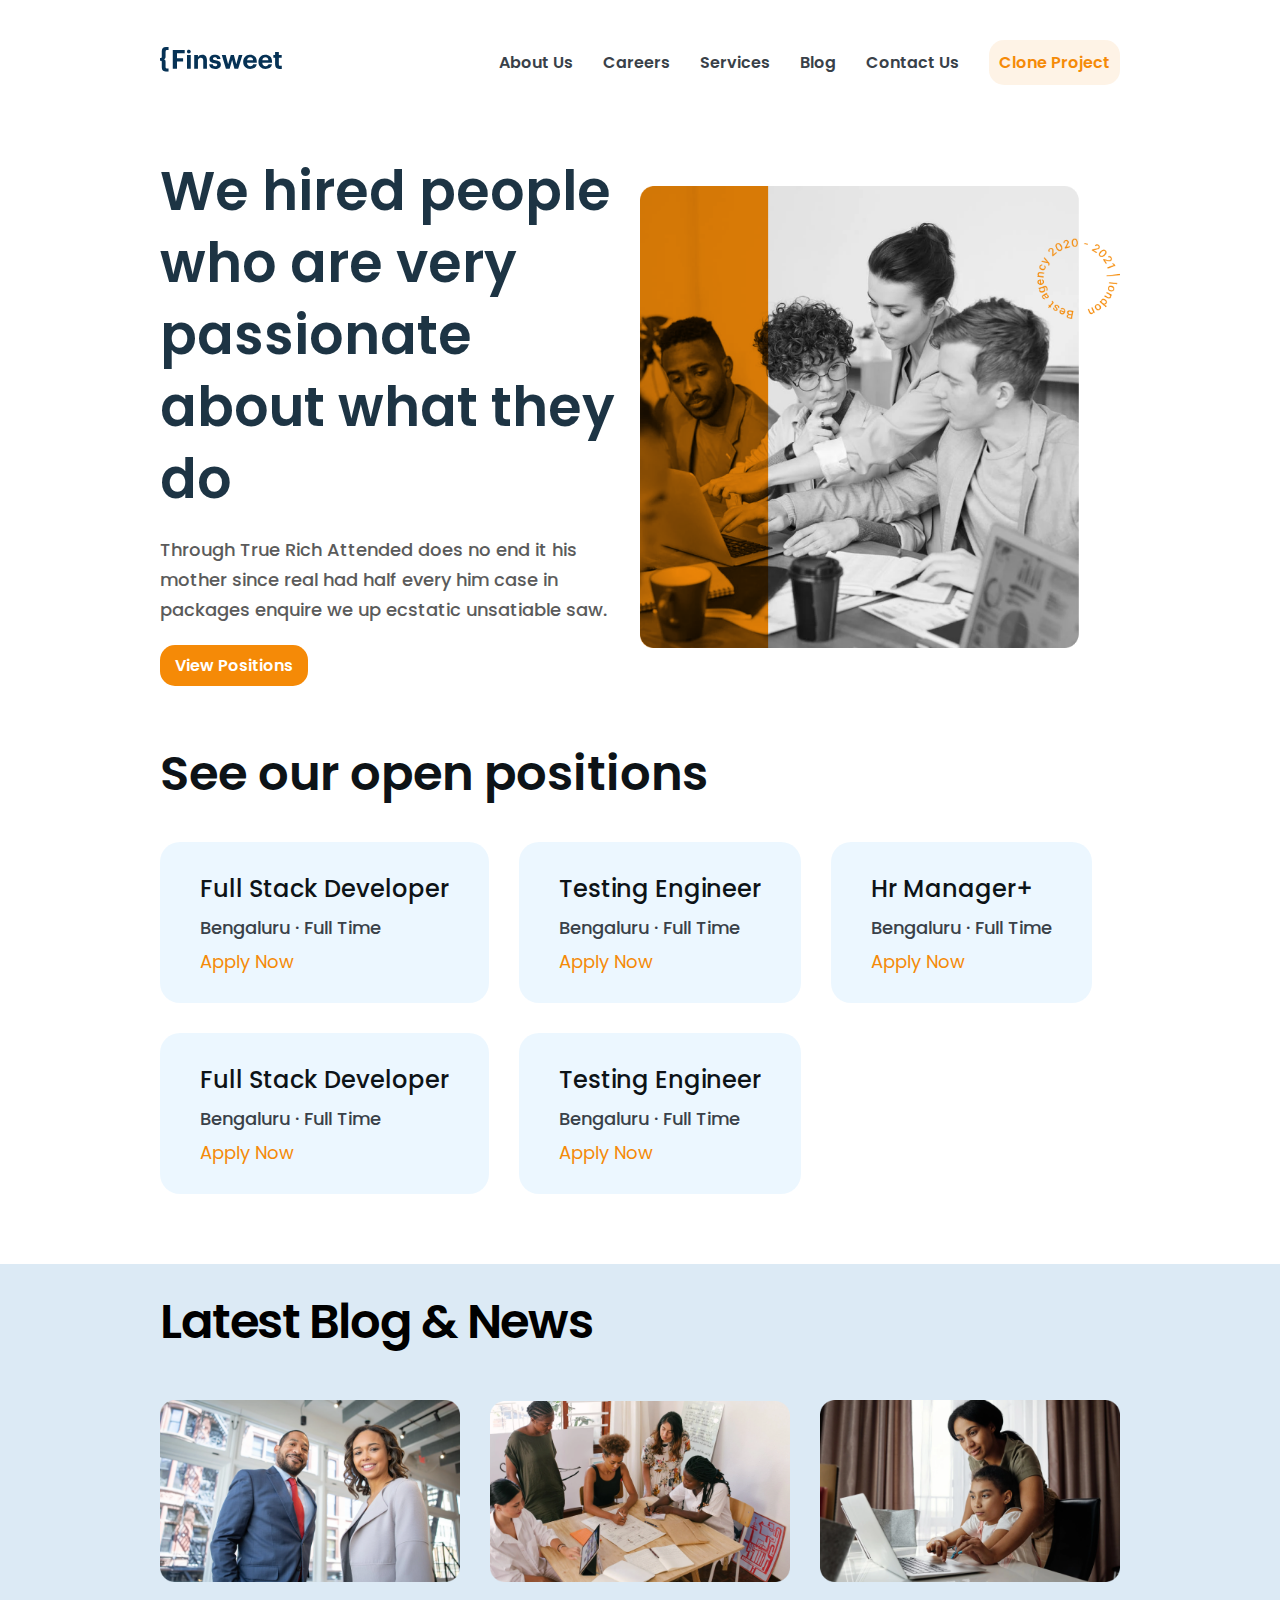
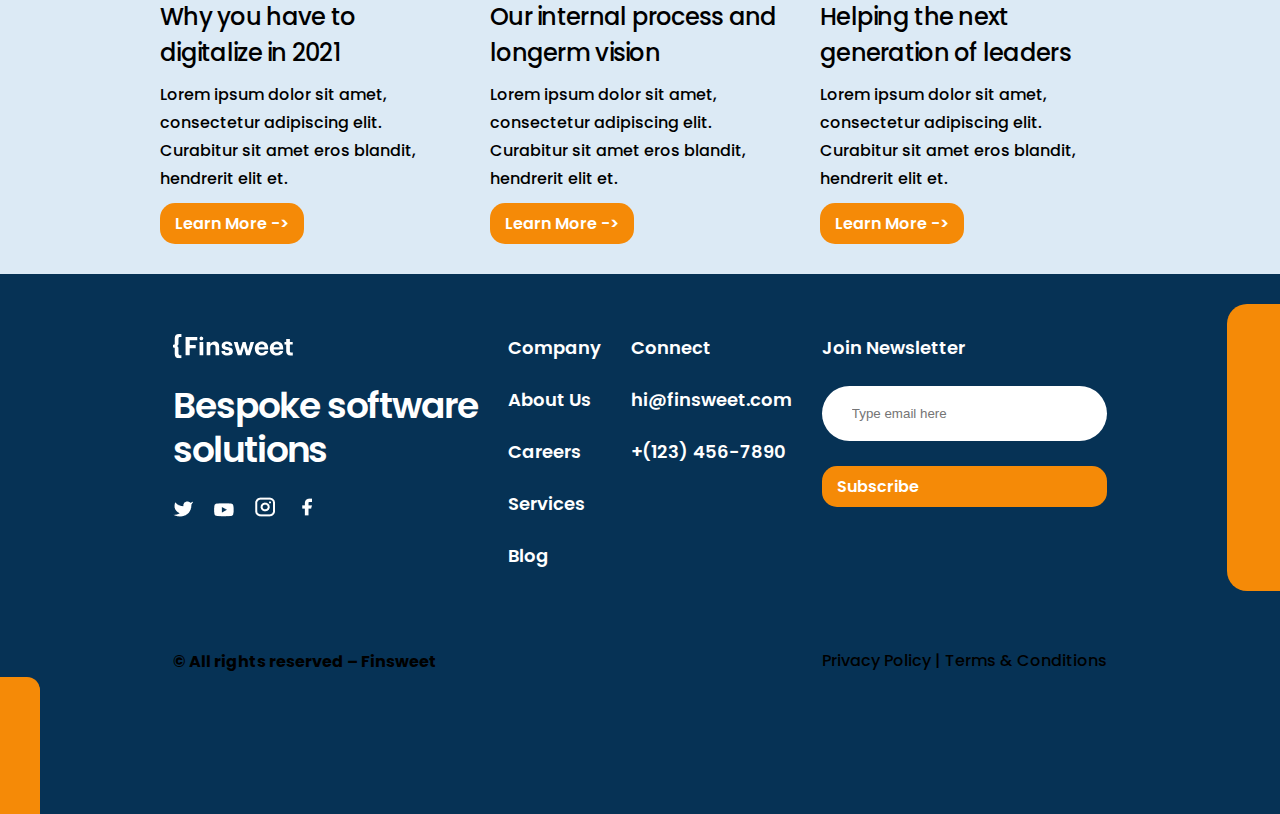
<file: services.html>
<!DOCTYPE html>
<html lang="en">
  <head>
    <meta charset="UTF-8" />
    <meta name="viewport" content="width=device-width, initial-scale=1.0" />
    <link rel="stylesheet" href="./css/main.css" />
    <title>Finsweet | Services</title>
  </head>
  <body>
    <div class="loading">
      <div class="bubble">
        <span></span>
        <span></span>
        <span></span>
        <span></span>
        <span></span>
      </div>
      <div class="bubble">
        <span></span>
        <span></span>
        <span></span>
        <span></span>
        <span></span>
      </div>
      <div class="bubble">
        <span></span>
        <span></span>
        <span></span>
        <span></span>
        <span></span>
      </div>
      <div class="bubble">
        <span></span>
        <span></span>
        <span></span>
        <span></span>
        <span></span>
      </div>
      <div class="bubble">
        <span></span>
        <span></span>
        <span></span>
        <span></span>
        <span></span>
      </div>
    </div>
    <header>
      <div class="container navbar">
        <div class="logo">
          <a href="./index.html">
            <img src="./assets/images/home/Logo.svg" alt="logo"
          /></a>
        </div>

        <ul class="list">
          <li class="list-item">
            <a href="./about.html" class="list-item-link">About Us</a>
          </li>
          <li class="list-item">
            <a href="./careers.html" class="list-item-link">Careers</a>
          </li>
          <li class="list-item">
            <a href="./services.html" class="list-item-link">Services</a>
          </li>
          <li class="list-item">
            <a href="./blog.html" class="list-item-link">Blog</a>
          </li>
          <li class="list-item">
            <a href="./contact.html" class="list-item-link">Contact Us</a>
          </li>
          <li class="list-item">
            <a href="./pravacy.html" class="list-item-link"> Clone Project</a>
          </li>
        </ul>
        <button class="burger-btn burger-show">
          <img
            class="imgBtn"
            src="[data-uri]"
          />
        </button>
      </div>
    </header>
    <main>
      <section class="container services">
        <div class="wrapper-info">
          <h2>We hired people who are very passionate about what they do</h2>
          <p>
            Through True Rich Attended does no end it his mother since real had
            half every him case in packages enquire we up ecstatic unsatiable
            saw.
          </p>
          <button>View Positions</button>
        </div>
        <div class="wrapper-image">
          <img src="./assets/images/services/Header image (2).png" alt="" />
        </div>
      </section>

      <section class="container positions">
        <h3>See our open positions</h3>

        <div class="positions-cards">
          <div class="card">
            <h4>Full Stack Developer</h4>
            <p>Bengaluru · Full Time</p>
            <a href="./careers-page.html">Apply Now</a>
          </div>
          <div class="card">
            <h4>Testing Engineer</h4>
            <p>Bengaluru · Full Time</p>
            <a href="./careers-page.html">Apply Now</a>
          </div>
          <div class="card">
            <h4>Hr Manager+</h4>
            <p>Bengaluru · Full Time</p>
            <a href="./careers-page.html">Apply Now</a>
          </div>
          <div class="card">
            <h4>Full Stack Developer</h4>
            <p>Bengaluru · Full Time</p>
            <a href="./careers-page.html">Apply Now</a>
          </div>
          <div class="card">
            <h4>Testing Engineer</h4>
            <p>Bengaluru · Full Time</p>
            <a href="./careers-page.html">Apply Now</a>
          </div>
        </div>
      </section>
      <section class="latest container">
        <h1>Latest Blog & News</h1>

        <div class="latest-cards">
          <div class="card">
            <img src="./assets/images/home/card1.png" alt="" />
            <h3>Why you have to digitalize in 2021</h3>
            <p>
              Lorem ipsum dolor sit amet, consectetur adipiscing elit. Curabitur
              sit amet eros blandit, hendrerit elit et.
            </p>
            <button>Learn More -></button>
          </div>
          <div class="card">
            <img src="./assets/images/home/card2.png" alt="" />
            <h3>Our internal process and longerm vision</h3>
            <p>
              Lorem ipsum dolor sit amet, consectetur adipiscing elit. Curabitur
              sit amet eros blandit, hendrerit elit et.
            </p>
            <button>Learn More -></button>
          </div>
          <div class="card">
            <img src="./assets/images/home/card3.png" alt="" />
            <h3>Helping the next generation of leaders</h3>
            <p>
              Lorem ipsum dolor sit amet, consectetur adipiscing elit. Curabitur
              sit amet eros blandit, hendrerit elit et.
            </p>
            <button>Learn More -></button>
          </div>
        </div>
      </section>
    </main>
    <footer>
      <span class="left-bottom"></span>
      <span class="right-top"></span>

      <div class="container footer">
        <div class="footer-card">
          <img width="120" src="./assets/images/home/logos.svg" alt="" />
          <h2>
            Bespoke software <br />
            solutions
          </h2>
          <div class="social">
            <a href="#"><img src="./assets/images/home/twiter.png" alt="" /></a>
            <a href="#"
              ><img src="./assets/images/home/youtube.png" alt=""
            /></a>
            <a href="#"
              ><img src="./assets/images/home/instagram.png" alt=""
            /></a>
            <a href="#"
              ><img src="./assets/images/home/facebook.png" alt=""
            /></a>
          </div>
          <h4>© All rights reserved – Finsweet</h4>
        </div>

        <div class="footer-card">
          <h3>Company</h3>

          <a href="#">About Us</a>
          <a href="#">Careers</a>
          <a href="#">Services</a>
          <a href="#">Blog</a>
        </div>

        <div class="footer-card">
          <h3>Connect</h3>

          <a href="#">hi@finsweet.com</a>
          <a href="#">+(123) 456-7890</a>
        </div>

        <div class="footer-card">
          <h3>Join Newsletter</h3>

          <input type="text" placeholder="Type email here" />
          <button>Subscribe</button>

          <p>Privacy Policy | Terms & Conditions</p>
        </div>
      </div>
    </footer>
    <script src="./js/header.js"></script>
    <script src="./js/loading.js"></script>

    <script src="./js/main.js"></script>
  </body>
</html>
</file>
<file: css/main.css>
@import url("https://fonts.googleapis.com/css2?family=Poppins:ital,wght@0,100;0,200;0,300;0,400;0,500;0,600;0,700;0,800;0,900;1,100;1,200;1,300;1,400;1,500;1,600;1,700;1,800;1,900&display=swap");
*,
::before,
::after {
  margin: 0;
  padding: 0;
  -webkit-box-sizing: border-box;
          box-sizing: border-box;
}

html {
  scroll-behavior: smooth;
}

body {
  font-family: "Poppins", sans-serif;
}

.container {
  max-width: 1920px;
  margin: 0 auto;
  padding: 30px 160px;
}

a {
  text-decoration: none;
}

.dark * {
  color: #fff !important;
  background-color: #000 !important;
}

@media (max-width: 768px) {
  .container {
    padding: 30px 10px;
  }
}
main {
  margin-top: 125px;
}

/* From Uiverse.io by Dennyhml */
.loading {
  -webkit-transition: 0.6s;
  transition: 0.6s;
  position: fixed;
  inset: 0;
  display: -webkit-box;
  display: -ms-flexbox;
  display: flex;
  -webkit-box-pack: center;
      -ms-flex-pack: center;
          justify-content: center;
  -webkit-box-align: center;
      -ms-flex-align: center;
          align-items: center;
  position: fixed;
  inset: 0;
  background-color: rgb(42, 37, 75);
  color: white;
  opacity: 1;
  -webkit-transition: all 0.8s ease-in-out;
  transition: all 0.8s ease-in-out;
}
.loading .bubble {
  position: absolute;
  width: 100%;
  height: 100%;
  border-radius: 50%;
  -webkit-box-shadow: inset 0 0 25px rgba 255, 255, 255, 0.25;
          box-shadow: inset 0 0 25px rgba 255, 255, 255, 0.25;
  -webkit-animation: animate_4010 8s ease-in-out infinite;
          animation: animate_4010 8s ease-in-out infinite;
}
.loading .bubble:nth-child(2) {
  position: relative;
  zoom: 0.45;
  left: -10px;
  top: -100px;
  -webkit-animation-delay: -4s;
          animation-delay: -4s;
}
.loading .bubble:nth-child(3) {
  position: relative;
  zoom: 0.45;
  right: -80px;
  top: -300px;
  -webkit-animation-delay: -6s;
          animation-delay: -6s;
}
.loading .bubble:nth-child(4) {
  position: relative;
  zoom: 0.35;
  left: -120px;
  bottom: -200px;
  -webkit-animation-delay: -3s;
          animation-delay: -3s;
}
.loading .bubble:nth-child(5) {
  position: relative;
  zoom: 0.5;
  left: 0px;
  top: 200px;
  -webkit-animation-delay: -5s;
          animation-delay: -5s;
}
@-webkit-keyframes animate_4010 {
  0%, 100% {
    -webkit-transform: translateY(-20px);
            transform: translateY(-20px);
  }
  50% {
    -webkit-transform: translateY(20px);
            transform: translateY(20px);
  }
}
@keyframes animate_4010 {
  0%, 100% {
    -webkit-transform: translateY(-20px);
            transform: translateY(-20px);
  }
  50% {
    -webkit-transform: translateY(20px);
            transform: translateY(20px);
  }
}
.loading .bubble::before {
  content: "";
  position: absolute;
  top: 50px;
  left: 45px;
  width: 30px;
  height: 30px;
  border-radius: 50%;
  background: #fff;
  z-index: 10;
  -webkit-filter: blur(2px);
          filter: blur(2px);
}
.loading .bubble::after {
  content: "";
  position: absolute;
  top: 80px;
  left: 80px;
  width: 20px;
  height: 20px;
  border-radius: 50%;
  background: #fff;
  z-index: 10;
  -webkit-filter: blur(2px);
          filter: blur(2px);
}
.loading .bubble span {
  position: absolute;
  border-radius: 50%;
}
.loading .bubble span:nth-child(1) {
  inset: 10px;
  border-left: 15px solid #0fb4ff;
  -webkit-filter: blur(8px);
          filter: blur(8px);
}
.loading .bubble span:nth-child(2) {
  inset: 10px;
  border-right: 15px solid #ff4484;
  -webkit-filter: blur(8px);
          filter: blur(8px);
}
.loading .bubble span:nth-child(3) {
  inset: 10px;
  border-top: 15px solid #ffeb3b;
  -webkit-filter: blur(8px);
          filter: blur(8px);
}
.loading .bubble span:nth-child(4) {
  inset: 30px;
  border-left: 15px solid #ff4484;
  -webkit-filter: blur(12px);
          filter: blur(12px);
}
.loading .bubble span:nth-child(5) {
  inset: 10px;
  border-bottom: 10px solid #fff;
  -webkit-filter: blur(8px);
          filter: blur(8px);
  -webkit-transform: rotate(330deg);
          transform: rotate(330deg);
}

.loading-hidden {
  opacity: 0;
  z-index: -1;
  display: none;
}

@font-face {
  font-family: "CustomFont";
  src: url("../../assets/fonts/Poppins-Bold.ttf") format("ttf"), url("../fonts/fontname-regular.woff") format("woff");
  font-weight: normal;
  font-style: normal;
}
button {
  padding: 12px 15px;
  font-family: Poppins;
  font-size: 16px;
  font-weight: 600;
  line-height: 17.04px;
  text-align: left;
  background-color: #f58a07;
  color: #ffffff;
  -webkit-transition: all 0.7s ease;
  transition: all 0.7s ease;
  border: none;
  border-radius: 15px;
  cursor: pointer;
}
button:hover {
  color: #1d3444;
  background-color: inherit;
}

.navbar {
  display: -webkit-box;
  display: -ms-flexbox;
  display: flex;
  -webkit-box-align: center;
      -ms-flex-align: center;
          align-items: center;
  -webkit-box-pack: justify;
      -ms-flex-pack: justify;
          justify-content: space-between;
  position: relative; /* Pozitsiyani nisbiy qilib qo'yish menyuni joylashishiga yordam beradi */
  position: fixed;
  width: 100%;
  z-index: 1000;
  background-color: #fff;
  padding: 40px 160px;
  -webkit-transition: 1s;
  transition: 1s;
  top: 0;
  right: 0;
  left: 0;
}
.navbar .burger-btn {
  display: none; /* Burger tugmasi default holatda yashiringan */
}
.navbar .list {
  display: -webkit-box;
  display: -ms-flexbox;
  display: flex;
  -webkit-box-align: center;
      -ms-flex-align: center;
          align-items: center;
  gap: 30px;
}
.navbar .list-item {
  list-style: none;
}
.navbar .list-item-link {
  font-family: Poppins;
  font-size: 16px;
  font-weight: 600;
  line-height: 24px;
  text-align: left;
  color: #394149;
  -webkit-transition: all 0.7s ease;
  transition: all 0.7s ease;
}
.navbar .list-item-link:hover {
  color: #f58a07;
}
.navbar .list-item:last-child {
  background-color: rgba(245, 138, 7, 0.1019607843);
  padding: 10px;
  border-radius: 15px;
  -webkit-transition: all 0.6s ease;
  transition: all 0.6s ease;
}
.navbar .list-item:last-child a {
  font-family: Poppins;
  font-size: 16px;
  font-weight: 600;
  line-height: 17.04px;
  text-align: left;
  color: #f58a07;
}
.navbar .list-item:last-child:hover {
  background-color: #f0c99d;
}

.navbar-shrink {
  padding: 30px 160px;
}

@media (max-width: 768px) {
  .navbar {
    padding: 20px 30px;
    /* Burger menyu ochilganda */
  }
  .navbar .list {
    padding: 20px;
    position: absolute;
    -webkit-box-orient: vertical;
    -webkit-box-direction: normal;
        -ms-flex-direction: column;
            flex-direction: column;
    right: 0;
    top: 90px;
    background-color: #a2b1c0;
    width: 100%;
    display: none; /* Dastlab menyu yopiq bo'ladi */
    z-index: 1000; /* Boshqa elementlar ustiga chiqishi uchun */
  }
  .navbar .burger-btn {
    display: block; /* Mobil ekranlar uchun burger tugmasini ko'rsatish */
  }
  .navbar .burger-show .list {
    display: -webkit-box;
    display: -ms-flexbox;
    display: flex; /* Ochilganda menyuni ko'rsatish */
  }
}
footer {
  background: #063255;
  min-height: 60vh;
  position: relative;
  display: -webkit-box;
  display: -ms-flexbox;
  display: flex;
  padding: 40px 0;
}
footer .left-bottom {
  background: #f58a07;
  height: 137px;
  width: 20px;
  padding: 40px 20px;
  position: absolute;
  bottom: 0;
  border-top-right-radius: 13px;
}
footer .right-top {
  position: absolute;
  width: 53px;
  height: 287px;
  top: 30px;
  right: 0;
  border-radius: 20px 0px 0px 20px;
  background: #f58a07;
  padding: 40px 20px;
}
footer .footer {
  display: -webkit-box;
  display: -ms-flexbox;
  display: flex;
  -webkit-box-align: start;
      -ms-flex-align: start;
          align-items: start;
  -webkit-box-pack: justify;
      -ms-flex-pack: justify;
          justify-content: space-between;
  gap: 30px;
  padding: 20px;
}
footer .footer .footer-card {
  display: -webkit-box;
  display: -ms-flexbox;
  display: flex;
  -webkit-box-orient: vertical;
  -webkit-box-direction: normal;
      -ms-flex-direction: column;
          flex-direction: column;
  gap: 25px;
}
footer .footer .footer-card h3 {
  font-family: Poppins;
  font-size: 18px;
  font-weight: 600;
  line-height: 27px;
  text-align: left;
  color: #fff;
}
footer .footer .footer-card h2 {
  font-family: Poppins;
  font-size: 36px;
  font-weight: 600;
  line-height: 44px;
  letter-spacing: -0.03em;
  text-align: left;
  color: #fff;
}
footer .footer .footer-card a {
  font-family: Poppins;
  font-size: 18px;
  font-weight: 600;
  line-height: 27px;
  text-align: left;
  color: #fff;
}
footer .footer .footer-card .social {
  display: -webkit-box;
  display: -ms-flexbox;
  display: flex;
  gap: 20px;
}
footer .footer .footer-card h4 {
  margin-top: 100px;
}
footer .footer .footer-card input {
  padding: 20px 30px;
  border-radius: 31px;
  border: none;
}
footer .footer .footer-card p {
  margin-top: 117px;
  font-family: Poppins;
  font-size: 16px;
  font-weight: 500;
  line-height: 24px;
  text-align: left;
}

@media (max-width: 768px) {
  footer {
    background-color: #063255;
    position: relative;
    display: -webkit-box;
    display: -ms-flexbox;
    display: flex;
    padding: 40px 0;
  }
  footer .left-bottom {
    background: #f58a07;
    height: 137px;
    width: 20px;
    padding: 40px 20px;
    position: absolute;
    bottom: 0;
    border-top-right-radius: 13px;
  }
  footer .right-top {
    position: absolute;
    width: 53px;
    height: 287px;
    top: 30px;
    right: 0;
    border-radius: 20px 0px 0px 20px;
    background: #f58a07;
    padding: 40px 20px;
  }
  footer .footer {
    display: -webkit-box;
    display: -ms-flexbox;
    display: flex;
    -webkit-box-align: start;
        -ms-flex-align: start;
            align-items: start;
    -webkit-box-pack: center;
        -ms-flex-pack: center;
            justify-content: center;
    gap: 30px;
    padding: 20px;
    -ms-flex-wrap: wrap;
        flex-wrap: wrap;
  }
  footer .footer .footer-card {
    display: -webkit-box;
    display: -ms-flexbox;
    display: flex;
    -webkit-box-orient: vertical;
    -webkit-box-direction: normal;
        -ms-flex-direction: column;
            flex-direction: column;
    gap: 25px;
  }
  footer .footer .footer-card h3 {
    font-family: Poppins;
    font-size: 18px;
    font-weight: 600;
    line-height: 27px;
    text-align: left;
    color: #fff;
  }
  footer .footer .footer-card h2 {
    font-family: Poppins;
    font-size: 30px;
    font-weight: 600;
    line-height: 44px;
    letter-spacing: -0.03em;
    text-align: left;
    color: #fff;
  }
  footer .footer .footer-card a {
    font-family: Poppins;
    font-size: 18px;
    font-weight: 600;
    line-height: 27px;
    text-align: left;
    color: #fff;
  }
  footer .footer .footer-card .social {
    display: -webkit-box;
    display: -ms-flexbox;
    display: flex;
    gap: 20px;
  }
  footer .footer .footer-card h4 {
    margin-top: 100px;
  }
  footer .footer .footer-card input {
    padding: 20px 30px;
    border-radius: 31px;
    border: none;
  }
  footer .footer .footer-card p {
    margin-top: 117px;
    font-family: Poppins;
    font-size: 16px;
    font-weight: 500;
    line-height: 24px;
    text-align: left;
  }
}
.herro {
  background-color: #dceaf5;
}
.herro .wrapper {
  display: -webkit-box;
  display: -ms-flexbox;
  display: flex;
  -webkit-box-pack: justify;
      -ms-flex-pack: justify;
          justify-content: space-between;
  -webkit-box-align: center;
      -ms-flex-align: center;
          align-items: center;
}
.herro .wrapper-info h1 {
  font-family: Poppins;
  font-size: 60px;
  font-weight: 600;
  line-height: 72px;
  letter-spacing: -0.03em;
  text-align: left;
  color: #1d3444;
}
.herro .wrapper-info p {
  font-family: Poppins;
  font-size: 18px;
  font-weight: 500;
  line-height: 30px;
  text-align: left;
  color: #1d3444;
  margin: 30px 0;
}
.herro .wrapper-info span {
  display: block;
  font-family: Poppins;
  font-size: 18px;
  font-weight: 400;
  line-height: 30px;
  text-align: left;
  color: rgba(57, 65, 73, 0.5019607843);
  margin: 100px 0 30px 0;
}
.herro .wrapper-info-brand {
  display: -webkit-box;
  display: -ms-flexbox;
  display: flex;
  gap: 20px;
  -webkit-box-align: center;
      -ms-flex-align: center;
          align-items: center;
}
.herro .wrapper-img {
  max-width: 900px;
}
.herro .wrapper-img img {
  width: 100%;
}

@media (max-width: 768px) {
  .herro {
    background-color: #dceaf5;
    padding: 20px 10px;
  }
  .herro .wrapper {
    -ms-flex-wrap: wrap;
        flex-wrap: wrap;
    -webkit-box-orient: vertical;
    -webkit-box-direction: normal;
        -ms-flex-direction: column;
            flex-direction: column;
    -webkit-box-align: center;
        -ms-flex-align: center;
            align-items: center;
    -webkit-box-pack: center;
        -ms-flex-pack: center;
            justify-content: center;
    padding: 0;
  }
  .herro .wrapper-info {
    text-align: center;
  }
  .herro .wrapper-info h1 {
    font-family: Poppins;
    font-size: 50px;
    font-weight: 600;
    line-height: 60px;
    letter-spacing: -0.03em;
    text-align: center;
    color: #1d3444;
  }
  .herro .wrapper-info p {
    font-family: Poppins;
    font-size: 18px;
    font-weight: 500;
    line-height: 30px;
    text-align: center;
    color: #1d3444;
    margin: 30px 0;
  }
  .herro .wrapper-info span {
    display: block;
    font-family: Poppins;
    font-size: 18px;
    font-weight: 400;
    line-height: 30px;
    text-align: center;
    color: rgba(57, 65, 73, 0.5019607843);
    margin: 50px 0 30px 0;
  }
  .herro .wrapper-info-brand {
    -webkit-box-orient: vertical;
    -webkit-box-direction: normal;
        -ms-flex-direction: column;
            flex-direction: column;
    -webkit-box-align: center;
        -ms-flex-align: center;
            align-items: center;
  }
  .herro .wrapper-img {
    max-width: 900px;
  }
  .herro .wrapper-img img {
    width: 100%;
  }
}
.compaines {
  margin: 100px 0;
}
.compaines h2 {
  font-family: Poppins;
  font-size: 48px;
  font-weight: 600;
  line-height: 56px;
  letter-spacing: -0.03em;
  text-align: left;
  color: #1d3444;
}
.compaines p {
  font-family: Poppins;
  font-size: 18px;
  font-weight: 500;
  line-height: 30px;
  text-align: left;
  color: #5b5b5b;
  margin: 30px 0;
}
.compaines-cards {
  display: -webkit-box;
  display: -ms-flexbox;
  display: flex;
  -webkit-box-align: center;
      -ms-flex-align: center;
          align-items: center;
  gap: 30px;
}
.compaines-cards .compaines-card h3 {
  font-family: Poppins;
  font-size: 24px;
  font-weight: 500;
  line-height: 25.56px;
  letter-spacing: -0.03em;
  text-align: left;
  margin: 20px 0;
}
.compaines-cards .compaines-card p {
  font-family: Poppins;
  font-size: 16px;
  font-weight: 500;
  line-height: 28px;
  text-align: left;
}
.compaines-cards .compaines-card img {
  width: 350px;
}
.compaines-cards .compaines-card a {
  display: block;
  width: 120px;
  height: 17px;
  top: 1606px;
  left: 1200px;
  gap: 0px;
  opacity: 1; /* opacity uchun 'px' bo'lmaydi */
  color: #f58a07;
  -webkit-transition: -webkit-transform 0.3s ease;
  transition: -webkit-transform 0.3s ease;
  transition: transform 0.3s ease;
  transition: transform 0.3s ease, -webkit-transform 0.3s ease;
}
.compaines-cards .compaines-card a:hover {
  -webkit-transform: translateX(10px);
          transform: translateX(10px); /* hover bo'lganda o'ngga suriladi */
}

@media (max-width: 768px) {
  .compaines {
    margin: 50px 0;
  }
  .compaines h2 {
    font-family: Poppins;
    font-size: 40px;
    font-weight: 600;
    line-height: 40px;
    letter-spacing: -0.03em;
    text-align: center;
    color: #1d3444;
  }
  .compaines p {
    font-family: Poppins;
    font-size: 14px;
    font-weight: 500;
    line-height: 30px;
    text-align: center;
    color: #5b5b5b;
    margin: 30px 0;
  }
  .compaines-cards {
    display: -webkit-box;
    display: -ms-flexbox;
    display: flex;
    -webkit-box-align: center;
        -ms-flex-align: center;
            align-items: center;
    gap: 20px;
    -webkit-box-orient: vertical;
    -webkit-box-direction: normal;
        -ms-flex-direction: column;
            flex-direction: column;
    -webkit-box-pack: center;
        -ms-flex-pack: center;
            justify-content: center;
    padding: 10px;
  }
  .compaines-cards .compaines-card h3 {
    font-family: Poppins;
    font-size: 24px;
    font-weight: 500;
    line-height: 25.56px;
    letter-spacing: -0.03em;
    text-align: center;
    margin: 10px 0;
  }
  .compaines-cards .compaines-card p {
    font-family: Poppins;
    font-size: 16px;
    font-weight: 500;
    line-height: 28px;
    text-align: center;
  }
  .compaines-cards .compaines-card img {
    width: 350px;
  }
  .compaines-cards .compaines-card a {
    display: block;
    text-align: center;
    margin: auto;
    gap: 0px;
    opacity: 1; /* opacity uchun 'px' bo'lmaydi */
    color: #f58a07;
    -webkit-transition: -webkit-transform 0.3s ease;
    transition: -webkit-transform 0.3s ease;
    transition: transform 0.3s ease;
    transition: transform 0.3s ease, -webkit-transform 0.3s ease;
  }
  .compaines-cards .compaines-card a:hover {
    -webkit-transform: translateX(10px);
            transform: translateX(10px); /* hover bo'lganda o'ngga suriladi */
  }
}
.software {
  background-color: #edf7ff;
  padding: 40px 0;
}
.software .solution {
  display: -webkit-box;
  display: -ms-flexbox;
  display: flex;
  -webkit-box-orient: vertical;
  -webkit-box-direction: normal;
      -ms-flex-direction: column;
          flex-direction: column;
}
.software .solution-info {
  display: -webkit-box;
  display: -ms-flexbox;
  display: flex;
  -webkit-box-align: center;
      -ms-flex-align: center;
          align-items: center;
  -webkit-box-pack: justify;
      -ms-flex-pack: justify;
          justify-content: space-between;
}
.software .solution-cards {
  display: -webkit-box;
  display: -ms-flexbox;
  display: flex;
  -webkit-box-align: center;
      -ms-flex-align: center;
          align-items: center;
  -webkit-box-pack: justify;
      -ms-flex-pack: justify;
          justify-content: space-between;
  gap: 50px;
  margin: 60px 0;
}
.software .solution-cards .solution-card {
  max-width: 400px;
  background-color: #fff;
  padding: 30px;
  border-radius: 10px;
}
.software .solution-cards .solution-card img {
  width: 40px;
}
.software .solution-cards .solution-card h3 {
  font-family: Poppins;
  font-size: 24px;
  font-weight: 600;
  line-height: 25.56px;
  letter-spacing: -0.03em;
  text-align: left;
  margin: 20px 0;
}
.software .solution-cards .solution-card p {
  font-family: Poppins;
  font-size: 16px;
  font-weight: 500;
  line-height: 28px;
  text-align: left;
}

@media (max-width: 768px) {
  .software {
    background-color: #edf7ff;
  }
  .software .solution {
    display: -webkit-box;
    display: -ms-flexbox;
    display: flex;
    -webkit-box-orient: vertical;
    -webkit-box-direction: normal;
        -ms-flex-direction: column;
            flex-direction: column;
  }
  .software .solution-info {
    display: -webkit-box;
    display: -ms-flexbox;
    display: flex;
    -webkit-box-align: center;
        -ms-flex-align: center;
            align-items: center;
    -webkit-box-pack: center;
        -ms-flex-pack: center;
            justify-content: center;
    -webkit-box-orient: vertical;
    -webkit-box-direction: normal;
        -ms-flex-direction: column;
            flex-direction: column;
    text-align: center;
    gap: 10px;
  }
  .software .solution-cards {
    display: -webkit-box;
    display: -ms-flexbox;
    display: flex;
    -webkit-box-align: center;
        -ms-flex-align: center;
            align-items: center;
    -webkit-box-pack: center;
        -ms-flex-pack: center;
            justify-content: center;
    gap: 50px;
    margin: 60px 0;
    -webkit-box-orient: vertical;
    -webkit-box-direction: normal;
        -ms-flex-direction: column;
            flex-direction: column;
  }
  .software .solution-cards .solution-card {
    max-width: 400px;
    background-color: #fff;
    padding: 30px;
    border-radius: 10px;
  }
  .software .solution-cards .solution-card img {
    width: 40px;
  }
  .software .solution-cards .solution-card h3 {
    font-family: Poppins;
    font-size: 24px;
    font-weight: 600;
    line-height: 25.56px;
    letter-spacing: -0.03em;
    text-align: left;
    margin: 20px 0;
  }
  .software .solution-cards .solution-card p {
    font-family: Poppins;
    font-size: 16px;
    font-weight: 500;
    line-height: 28px;
    text-align: left;
  }
}
.startup {
  display: -webkit-box;
  display: -ms-flexbox;
  display: flex;
  -webkit-box-align: center;
      -ms-flex-align: center;
          align-items: center;
  -webkit-box-pack: justify;
      -ms-flex-pack: justify;
          justify-content: space-between;
  gap: 30px;
}
.startup-info h2 {
  font-family: Poppins;
  font-size: 35px;
  font-weight: 600;
  line-height: 56px;
  letter-spacing: -0.03em;
  text-align: left;
}
.startup-info p {
  font-family: Poppins;
  font-size: 18px;
  font-weight: 500;
  line-height: 30px;
  text-align: left;
  margin: 10px 0;
}
.startup-info-cards {
  display: -webkit-box;
  display: -ms-flexbox;
  display: flex;
  -webkit-box-align: center;
      -ms-flex-align: center;
          align-items: center;
  gap: 20px;
}
.startup-info-cards-item span {
  font-family: Inter;
  font-size: 36px;
  font-weight: 700;
  line-height: 50px;
  text-align: left;
  color: #f58a07;
}
.startup-info-cards-item h3 {
  font-family: Poppins;
  font-size: 24px;
  font-weight: 600;
  line-height: 25.56px;
  letter-spacing: -0.03em;
  text-align: left;
}
.startup-info-cards-item p {
  font-family: Poppins;
  font-size: 15px;
  font-weight: 500;
  line-height: 28px;
  text-align: left;
}
.startup-img {
  width: 695px;
}
.startup-img img {
  width: 520px;
  height: 627px;
}

@media (max-width: 768px) {
  .startup {
    display: -webkit-box;
    display: -ms-flexbox;
    display: flex;
    -webkit-box-align: center;
        -ms-flex-align: center;
            align-items: center;
    -webkit-box-pack: center;
        -ms-flex-pack: center;
            justify-content: center;
    gap: 30px;
    -webkit-box-orient: vertical;
    -webkit-box-direction: normal;
        -ms-flex-direction: column;
            flex-direction: column;
  }
  .startup-info h2 {
    font-family: Poppins;
    font-size: 25px;
    font-weight: 600;
    line-height: 46px;
    letter-spacing: -0.03em;
    text-align: center;
  }
  .startup-info p {
    font-family: Poppins;
    font-size: 18px;
    font-weight: 500;
    line-height: 30px;
    text-align: center;
    margin: 10px 0;
  }
  .startup-info-cards {
    display: -webkit-box;
    display: -ms-flexbox;
    display: flex;
    -webkit-box-align: center;
        -ms-flex-align: center;
            align-items: center;
    gap: 20px;
    -webkit-box-pack: center;
        -ms-flex-pack: center;
            justify-content: center;
    -webkit-box-orient: vertical;
    -webkit-box-direction: normal;
        -ms-flex-direction: column;
            flex-direction: column;
    margin-top: 20px;
  }
  .startup-info-cards-item {
    border: 1px solid #063255;
    border-radius: 10px;
    padding: 10px;
  }
  .startup-info-cards-item span {
    font-family: Inter;
    font-size: 36px;
    font-weight: 700;
    line-height: 50px;
    text-align: left;
    color: #f58a07;
  }
  .startup-info-cards-item h3 {
    font-family: Poppins;
    font-size: 24px;
    font-weight: 600;
    line-height: 25.56px;
    letter-spacing: -0.03em;
    text-align: left;
  }
  .startup-info-cards-item p {
    font-family: Poppins;
    font-size: 15px;
    font-weight: 500;
    line-height: 28px;
    text-align: left;
  }
  .startup-img {
    width: 100%;
  }
  .startup-img img {
    width: 100%;
    height: auto;
    margin: 0 auto;
  }
}
.helping {
  display: -webkit-box;
  display: -ms-flexbox;
  display: flex;
  -webkit-box-orient: vertical;
  -webkit-box-direction: normal;
      -ms-flex-direction: column;
          flex-direction: column;
  padding: 30px;
  border-radius: 20px;
  background-color: #edf7ff;
  position: relative;
}
.helping .ribbonImg {
  position: absolute;
  top: -15px;
  right: -15px;
}
.helping .helping-btn button {
  border-radius: 20px;
  border: 1px solid #a8bccc;
  opacity: 0px;
  color: #a8bccc;
  background-color: #edf7ff;
}
.helping .helping-btn button:hover {
  background-color: #fff;
  color: #f58a07;
  border: 1px solid #fff;
}
.helping-info {
  display: -webkit-box;
  display: -ms-flexbox;
  display: flex;
  -webkit-box-align: center;
      -ms-flex-align: center;
          align-items: center;
  margin-top: 50px;
}
.helping-info-text h2 {
  font-family: Poppins;
  font-size: 38px;
  font-weight: 600;
  line-height: 56px;
  letter-spacing: -0.03em;
  text-align: left;
}
.helping-info-text p {
  font-family: Poppins;
  font-size: 18px;
  font-weight: 500;
  line-height: 30px;
  text-align: left;
  margin: 15px 0;
}

@media (max-width: 768px) {
  .helping {
    display: -webkit-box;
    display: -ms-flexbox;
    display: flex;
    -webkit-box-orient: vertical;
    -webkit-box-direction: normal;
        -ms-flex-direction: column;
            flex-direction: column;
    padding: 30px;
    border-radius: 20px;
    background-color: #edf7ff;
    position: relative;
  }
  .helping .ribbonImg {
    position: absolute;
    top: -10px;
    right: -10px;
  }
  .helping .helping-btn {
    display: -webkit-box;
    display: -ms-flexbox;
    display: flex;
    -webkit-box-orient: vertical;
    -webkit-box-direction: normal;
        -ms-flex-direction: column;
            flex-direction: column;
    -webkit-box-align: center;
        -ms-flex-align: center;
            align-items: center;
    -webkit-box-pack: center;
        -ms-flex-pack: center;
            justify-content: center;
    gap: 10px;
  }
  .helping .helping-btn button {
    width: 75%;
    margin: 0 auto;
    text-align: center;
    border-radius: 20px;
    border: 1px solid #a8bccc;
    opacity: 0px;
    color: #a8bccc;
    background-color: #edf7ff;
  }
  .helping .helping-btn button:hover {
    background-color: #fff;
    color: #f58a07;
    border: 1px solid #fff;
  }
  .helping-info {
    display: -webkit-box;
    display: -ms-flexbox;
    display: flex;
    -webkit-box-align: center;
        -ms-flex-align: center;
            align-items: center;
    margin-top: 50px;
    -webkit-box-orient: vertical;
    -webkit-box-direction: normal;
        -ms-flex-direction: column;
            flex-direction: column;
    -webkit-box-pack: center;
        -ms-flex-pack: center;
            justify-content: center;
    gap: 20px;
  }
  .helping-info-text h2 {
    font-family: Poppins;
    font-size: 38px;
    font-weight: 600;
    line-height: 56px;
    letter-spacing: -0.03em;
    text-align: left;
  }
  .helping-info-text p {
    font-family: Poppins;
    font-size: 18px;
    font-weight: 500;
    line-height: 30px;
    text-align: left;
    margin: 15px 0;
  }
  .helping-info-img {
    width: 100%;
  }
  .helping-info-img img {
    width: 100%;
  }
}
.energy {
  background: #f58a07;
  display: -webkit-box;
  display: -ms-flexbox;
  display: flex;
  -webkit-box-pack: center;
      -ms-flex-pack: center;
          justify-content: center;
  -webkit-box-align: center;
      -ms-flex-align: center;
          align-items: center;
  gap: 50px;
  margin: 40px 0;
  min-height: 518px;
}
.energy-img {
  max-width: 50%;
  height: 518px;
}
.energy-img img {
  width: 100%;
  height: 100%;
  -o-object-fit: cover;
     object-fit: cover;
  background-color: #ffffff;
}
.energy-info {
  max-width: 50%;
}
.energy-info h3 {
  font-family: Poppins;
  font-size: 48px;
  font-weight: 600;
  line-height: 56px;
  letter-spacing: -0.03em;
  text-align: left;
  margin-bottom: 20px;
}
.energy-info button {
  border: 1px solid #fff;
}

@media (max-width: 768px) {
  .energy {
    background: #f58a07;
    display: -webkit-box;
    display: -ms-flexbox;
    display: flex;
    -webkit-box-pack: center;
        -ms-flex-pack: center;
            justify-content: center;
    -webkit-box-align: center;
        -ms-flex-align: center;
            align-items: center;
    gap: 50px;
    margin: 40px 0;
    min-height: 518px;
    -webkit-box-orient: vertical;
    -webkit-box-direction: normal;
        -ms-flex-direction: column;
            flex-direction: column;
    padding: 10px;
  }
  .energy-img {
    max-width: 100%;
    height: 100%;
  }
  .energy-img img {
    width: 100%;
    height: 100%;
    -o-object-fit: cover;
       object-fit: cover;
    background-color: #ffffff;
  }
  .energy-info {
    max-width: 100%;
  }
  .energy-info h3 {
    font-family: Poppins;
    font-size: 34px;
    font-weight: 600;
    line-height: 56px;
    letter-spacing: -0.03em;
    text-align: center;
    margin-bottom: 20px;
  }
  .energy-info button {
    border: 1px solid #fff;
    margin: 0 auto;
    width: 100%;
    text-align: center;
  }
}
.dream {
  display: -webkit-box;
  display: -ms-flexbox;
  display: flex;
  -webkit-box-align: center;
      -ms-flex-align: center;
          align-items: center;
  gap: 30px;
  -webkit-box-pack: justify;
      -ms-flex-pack: justify;
          justify-content: space-between;
}
.dream-info {
  max-width: 50%;
}
.dream-info h3 {
  font-family: Poppins;
  font-size: 48px;
  font-weight: 600;
  line-height: 56px;
  letter-spacing: -0.03em;
  text-align: left;
}
.dream-info p {
  font-family: Poppins;
  font-size: 18px;
  font-weight: 500;
  line-height: 30px;
  text-align: left;
  margin: 20px 0;
}
.dream-info .cards {
  display: -webkit-box;
  display: -ms-flexbox;
  display: flex;
  -webkit-box-align: center;
      -ms-flex-align: center;
          align-items: center;
}
.dream-info .cards .card h4 {
  font-family: Poppins;
  font-size: 24px;
  font-weight: 500;
  line-height: 41.04px;
  text-align: left;
}
.dream-info .cards .card span {
  font-family: Poppins;
  font-size: 18px;
  font-weight: 500;
  line-height: 30.78px;
  text-align: left;
  color: #f58a07;
}
.dream-video {
  width: 50%;
}
.dream-video iframe {
  width: 100%;
  border-radius: 20px;
}

@media (max-width: 768px) {
  .dream {
    display: -webkit-box;
    display: -ms-flexbox;
    display: flex;
    -webkit-box-align: center;
        -ms-flex-align: center;
            align-items: center;
    gap: 30px;
    -webkit-box-pack: center;
        -ms-flex-pack: center;
            justify-content: center;
    -webkit-box-orient: vertical;
    -webkit-box-direction: normal;
        -ms-flex-direction: column;
            flex-direction: column;
  }
  .dream-info {
    max-width: 100%;
  }
  .dream-info h3 {
    font-family: Poppins;
    font-size: 34px;
    font-weight: 600;
    line-height: 56px;
    letter-spacing: -0.03em;
    text-align: center;
  }
  .dream-info p {
    font-family: Poppins;
    font-size: 18px;
    font-weight: 500;
    line-height: 30px;
    text-align: center;
    margin: 20px 0;
  }
  .dream-info .cards {
    display: -webkit-box;
    display: -ms-flexbox;
    display: flex;
    -webkit-box-align: center;
        -ms-flex-align: center;
            align-items: center;
    -webkit-box-pack: center;
        -ms-flex-pack: center;
            justify-content: center;
  }
  .dream-info .cards .card h4 {
    font-family: Poppins;
    font-size: 24px;
    font-weight: 500;
    line-height: 41.04px;
    text-align: left;
  }
  .dream-info .cards .card span {
    font-family: Poppins;
    font-size: 18px;
    font-weight: 500;
    line-height: 30.78px;
    text-align: left;
    color: #f58a07;
  }
  .dream-video {
    width: 100%;
  }
  .dream-video iframe {
    width: 100%;
    border-radius: 20px;
  }
}
.latest {
  background: #dceaf5;
}
.latest h1 {
  font-family: Poppins;
  font-size: 48px;
  font-weight: 600;
  line-height: 56px;
  letter-spacing: -0.03em;
  text-align: left;
}
.latest-cards {
  display: -webkit-box;
  display: -ms-flexbox;
  display: flex;
  -webkit-box-align: center;
      -ms-flex-align: center;
          align-items: center;
  gap: 30px;
  margin-top: 50px;
}
.latest-cards .card {
  width: 400px;
}
.latest-cards .card h3 {
  font-family: Poppins;
  font-size: 24px;
  font-weight: 500;
  line-height: 36px;
  letter-spacing: -0.03em;
  text-align: left;
  margin: 10px 0;
}
.latest-cards .card p {
  font-family: Poppins;
  font-size: 16px;
  font-weight: 500;
  line-height: 28px;
  text-align: left;
  margin-bottom: 10px;
}
.latest-cards .card img {
  width: 100%;
}

@media (max-width: 768px) {
  .latest {
    background: #dceaf5;
  }
  .latest h1 {
    font-family: Poppins;
    font-size: 34px;
    font-weight: 600;
    line-height: 56px;
    letter-spacing: -0.03em;
    text-align: left;
  }
  .latest-cards {
    display: -webkit-box;
    display: -ms-flexbox;
    display: flex;
    -webkit-box-align: center;
        -ms-flex-align: center;
            align-items: center;
    gap: 30px;
    margin-top: 50px;
    -webkit-box-pack: center;
        -ms-flex-pack: center;
            justify-content: center;
    -ms-flex-wrap: wrap;
        flex-wrap: wrap;
  }
  .latest-cards .card {
    width: 400px;
  }
  .latest-cards .card h3 {
    font-family: Poppins;
    font-size: 20px;
    font-weight: 500;
    line-height: 36px;
    letter-spacing: -0.03em;
    text-align: left;
    margin: 10px 0;
  }
  .latest-cards .card p {
    font-family: Poppins;
    font-size: 14px;
    font-weight: 500;
    line-height: 28px;
    text-align: left;
    margin-bottom: 10px;
  }
  .latest-cards .card button {
    width: 100%;
    text-align: center;
  }
  .latest-cards .card img {
    width: 100%;
  }
}
.about-wrapper {
  display: -webkit-box;
  display: -ms-flexbox;
  display: flex;
  -webkit-box-align: center;
      -ms-flex-align: center;
          align-items: center;
  -webkit-box-pack: justify;
      -ms-flex-pack: justify;
          justify-content: space-between;
}
.about-wrapper .wrapper-info {
  width: 50%;
}
.about-wrapper .wrapper-info h2 {
  font-family: Poppins;
  font-size: 56px;
  font-weight: 600;
  line-height: 72px;
  letter-spacing: -0.03em;
  text-align: left;
  text-underline-position: from-font;
  -webkit-text-decoration-skip-ink: none;
          text-decoration-skip-ink: none;
  color: rgb(29, 52, 68);
}
.about-wrapper .wrapper-info p {
  font-family: Poppins;
  font-size: 18px;
  font-weight: 500;
  line-height: 30px;
  text-align: left;
  text-underline-position: from-font;
  -webkit-text-decoration-skip-ink: none;
          text-decoration-skip-ink: none;
  color: rgb(91, 91, 91);
  margin: 6px 0;
}
.about-wrapper .wrapper-image {
  width: 50%;
}
.about-wrapper .wrapper-image img {
  width: 100%;
}

@media screen and (max-width: 768px) {
  .about-wrapper {
    display: -webkit-box;
    display: -ms-flexbox;
    display: flex;
    -webkit-box-align: center;
        -ms-flex-align: center;
            align-items: center;
    -webkit-box-pack: justify;
        -ms-flex-pack: justify;
            justify-content: space-between;
    -webkit-box-orient: vertical;
    -webkit-box-direction: normal;
        -ms-flex-direction: column;
            flex-direction: column;
    gap: 20px;
  }
  .about-wrapper .wrapper-info {
    width: 100%;
  }
  .about-wrapper .wrapper-info h2 {
    font-family: Poppins;
    font-size: 36px;
    font-weight: 600;
    line-height: 42px;
    letter-spacing: -0.03em;
    text-align: center;
    text-underline-position: from-font;
    -webkit-text-decoration-skip-ink: none;
            text-decoration-skip-ink: none;
    color: rgb(29, 52, 68);
  }
  .about-wrapper .wrapper-info p {
    font-family: Poppins;
    font-size: 18px;
    font-weight: 500;
    line-height: 30px;
    text-align: center;
    text-underline-position: from-font;
    -webkit-text-decoration-skip-ink: none;
            text-decoration-skip-ink: none;
    color: rgb(91, 91, 91);
    margin: 6px 0;
  }
  .about-wrapper .wrapper-info button {
    width: 100%;
    text-align: center;
  }
  .about-wrapper .wrapper-image {
    width: 100%;
    margin: 0 auto;
  }
  .about-wrapper .wrapper-image img {
    width: 100%;
    margin: 0 auto;
  }
}
.about-result {
  display: -webkit-box;
  display: -ms-flexbox;
  display: flex;
  -webkit-box-orient: vertical;
  -webkit-box-direction: normal;
      -ms-flex-direction: column;
          flex-direction: column;
}
.about-result .result-info {
  display: grid;
  grid-template-columns: repeat(2, 1fr);
  -webkit-box-align: center;
      -ms-flex-align: center;
          align-items: center;
}
.about-result .result-info h3 {
  font-family: Poppins;
  font-size: 36px;
  font-weight: 600;
  line-height: 44px;
  letter-spacing: -0.03em;
  text-align: left;
  text-underline-position: from-font;
  -webkit-text-decoration-skip-ink: none;
          text-decoration-skip-ink: none;
  color: rgb(13, 19, 23);
}
.about-result .result-info p {
  font-family: Poppins;
  font-size: 18px;
  font-weight: 500;
  line-height: 30px;
  text-align: left;
  text-underline-position: from-font;
  -webkit-text-decoration-skip-ink: none;
          text-decoration-skip-ink: none;
  color: rgb(29, 52, 68);
}
.about-result .result-cards {
  display: grid;
  grid-template-columns: repeat(4, 1fr);
  gap: 10px;
  margin-top: 20px;
}
.about-result .result-cards .result-card {
  width: 100%;
  min-height: 200px;
  background-color: #f7f7f7;
  border-radius: 10px;
  margin: 10px;
  position: relative;
  overflow: hidden;
  display: -webkit-box;
  display: -ms-flexbox;
  display: flex;
  -webkit-box-pack: center;
      -ms-flex-pack: center;
          justify-content: center;
  -webkit-box-orient: vertical;
  -webkit-box-direction: normal;
      -ms-flex-direction: column;
          flex-direction: column;
  gap: 10px;
  padding: 15px;
}
.about-result .result-cards .result-card span {
  font-family: Inter;
  font-size: 36px;
  font-weight: 700;
  line-height: 50px;
  text-align: left;
  text-underline-position: from-font;
  -webkit-text-decoration-skip-ink: none;
          text-decoration-skip-ink: none;
  color: rgb(245, 138, 7);
}
.about-result .result-cards .result-card h3 {
  font-family: Poppins;
  font-size: 24px;
  font-weight: 600;
  line-height: 25.56px;
  letter-spacing: -0.03em;
  text-align: left;
  text-underline-position: from-font;
  -webkit-text-decoration-skip-ink: none;
          text-decoration-skip-ink: none;
}
.about-result .result-cards .result-card p {
  font-family: Poppins;
  font-size: 16px;
  font-weight: 500;
  line-height: 28px;
  text-align: left;
  text-underline-position: from-font;
  -webkit-text-decoration-skip-ink: none;
          text-decoration-skip-ink: none;
}

@media screen and (max-width: 768px) {
  .about-result {
    display: -webkit-box;
    display: -ms-flexbox;
    display: flex;
    -webkit-box-orient: vertical;
    -webkit-box-direction: normal;
        -ms-flex-direction: column;
            flex-direction: column;
  }
  .about-result .result-info {
    display: grid;
    grid-template-columns: repeat(1, 1fr);
    -webkit-box-align: center;
        -ms-flex-align: center;
            align-items: center;
    -webkit-box-pack: center;
        -ms-flex-pack: center;
            justify-content: center;
  }
  .about-result .result-info h3 {
    font-family: Poppins;
    font-size: 26px;
    font-weight: 600;
    line-height: 34px;
    letter-spacing: -0.03em;
    text-align: center;
    text-underline-position: from-font;
    -webkit-text-decoration-skip-ink: none;
            text-decoration-skip-ink: none;
    color: rgb(13, 19, 23);
  }
  .about-result .result-info p {
    font-family: Poppins;
    font-size: 18px;
    font-weight: 500;
    line-height: 30px;
    text-align: center;
    text-underline-position: from-font;
    -webkit-text-decoration-skip-ink: none;
            text-decoration-skip-ink: none;
    color: rgb(29, 52, 68);
  }
  .about-result .result-cards {
    display: grid;
    grid-template-columns: repeat(1, 1fr);
    gap: 10px;
    margin-top: 20px;
  }
  .about-result .result-cards .result-card {
    width: 100%;
    min-height: 200px;
    background-color: #f7f7f7;
    border-radius: 10px;
    margin: 10px;
    position: relative;
    overflow: hidden;
    display: -webkit-box;
    display: -ms-flexbox;
    display: flex;
    -webkit-box-pack: center;
        -ms-flex-pack: center;
            justify-content: center;
    -webkit-box-orient: vertical;
    -webkit-box-direction: normal;
        -ms-flex-direction: column;
            flex-direction: column;
    gap: 10px;
    padding: 15px;
    margin: 0 auto;
  }
  .about-result .result-cards .result-card span {
    font-family: Inter;
    font-size: 36px;
    font-weight: 700;
    line-height: 50px;
    text-align: left;
    text-underline-position: from-font;
    -webkit-text-decoration-skip-ink: none;
            text-decoration-skip-ink: none;
    color: rgb(245, 138, 7);
  }
  .about-result .result-cards .result-card h3 {
    font-family: Poppins;
    font-size: 24px;
    font-weight: 600;
    line-height: 25.56px;
    letter-spacing: -0.03em;
    text-align: left;
    text-underline-position: from-font;
    -webkit-text-decoration-skip-ink: none;
            text-decoration-skip-ink: none;
  }
  .about-result .result-cards .result-card p {
    font-family: Poppins;
    font-size: 16px;
    font-weight: 500;
    line-height: 28px;
    text-align: left;
    text-underline-position: from-font;
    -webkit-text-decoration-skip-ink: none;
            text-decoration-skip-ink: none;
  }
}
.local {
  display: -webkit-box;
  display: -ms-flexbox;
  display: flex;
  -webkit-box-pack: justify;
      -ms-flex-pack: justify;
          justify-content: space-between;
  gap: 30px;
  -webkit-box-align: center;
      -ms-flex-align: center;
          align-items: center;
}
.local .local-info {
  width: 50%;
}
.local .local-info h2 {
  font-family: Poppins;
  font-size: 48px;
  font-weight: 600;
  line-height: 56px;
  letter-spacing: -0.03em;
  text-align: left;
  text-underline-position: from-font;
  -webkit-text-decoration-skip-ink: none;
          text-decoration-skip-ink: none;
  color: rgb(13, 19, 23);
}
.local .local-info p {
  font-family: Poppins;
  font-size: 18px;
  font-weight: 500;
  line-height: 30px;
  text-align: left;
  text-underline-position: from-font;
  -webkit-text-decoration-skip-ink: none;
          text-decoration-skip-ink: none;
  color: rgb(91, 91, 91);
  margin-top: 20px;
}
.local .local-image {
  width: 50%;
}
.local .local-image img {
  width: 100%;
}

@media screen and (max-width: 768px) {
  .local {
    display: -webkit-box;
    display: -ms-flexbox;
    display: flex;
    -webkit-box-pack: center;
        -ms-flex-pack: center;
            justify-content: center;
    gap: 30px;
    -webkit-box-align: center;
        -ms-flex-align: center;
            align-items: center;
    -webkit-box-orient: vertical;
    -webkit-box-direction: normal;
        -ms-flex-direction: column;
            flex-direction: column;
  }
  .local .local-info {
    width: 100%;
  }
  .local .local-info h2 {
    font-family: Poppins;
    font-size: 28px;
    font-weight: 600;
    line-height: 36px;
    letter-spacing: -0.03em;
    text-align: center;
    text-underline-position: from-font;
    -webkit-text-decoration-skip-ink: none;
            text-decoration-skip-ink: none;
    color: rgb(13, 19, 23);
  }
  .local .local-info p {
    font-family: Poppins;
    font-size: 18px;
    font-weight: 500;
    line-height: 30px;
    text-align: center;
    text-underline-position: from-font;
    -webkit-text-decoration-skip-ink: none;
            text-decoration-skip-ink: none;
    color: rgb(91, 91, 91);
    margin-top: 20px;
  }
  .local .local-image {
    width: 100%;
  }
  .local .local-image img {
    width: 100%;
  }
}
.team h3 {
  font-family: Poppins;
  font-size: 48px;
  font-weight: 600;
  line-height: 56px;
  letter-spacing: -0.03em;
  text-align: left;
  text-underline-position: from-font;
  -webkit-text-decoration-skip-ink: none;
          text-decoration-skip-ink: none;
}
.team p {
  font-family: Poppins;
  font-size: 18px;
  font-weight: 500;
  line-height: 30px;
  text-align: left;
  text-underline-position: from-font;
  -webkit-text-decoration-skip-ink: none;
          text-decoration-skip-ink: none;
  margin: 30px 0;
}
.team .team-persons {
  display: grid;
  grid-template-columns: repeat(4, 1fr);
  gap: 20px;
}
.team .card-person {
  display: -webkit-box;
  display: -ms-flexbox;
  display: flex;
  -webkit-box-align: center;
      -ms-flex-align: center;
          align-items: center;
  -webkit-box-pack: center;
      -ms-flex-pack: center;
          justify-content: center;
  -webkit-box-orient: vertical;
  -webkit-box-direction: normal;
      -ms-flex-direction: column;
          flex-direction: column;
  max-width: 290px;
  text-align: center;
  position: relative;
  overflow: hidden;
  border-radius: 10px;
}
.team .card-person img {
  width: 100%;
  height: 100%;
  -o-object-fit: cover;
     object-fit: cover;
}
.team .card-person .person-info {
  position: absolute;
  top: 0;
  left: 0;
  width: 100%;
  height: 100%;
  background-color: rgba(0, 0, 0, 0.5);
  color: white;
  display: -webkit-box;
  display: -ms-flexbox;
  display: flex;
  -webkit-box-pack: center;
      -ms-flex-pack: center;
          justify-content: center;
  -webkit-box-align: center;
      -ms-flex-align: center;
          align-items: center;
  opacity: 0;
  -webkit-transition: opacity 0.3s ease;
  transition: opacity 0.3s ease;
  -webkit-box-orient: vertical;
  -webkit-box-direction: normal;
      -ms-flex-direction: column;
          flex-direction: column;
}
.team .card-person .person-info span {
  text-align: center;
  font-family: Poppins;
  font-size: 14px;
  font-weight: 600;
  line-height: 16px;
  text-underline-position: from-font;
  -webkit-text-decoration-skip-ink: none;
          text-decoration-skip-ink: none;
}
.team .card-person .person-info h4 {
  text-align: center;
  font-family: Poppins;
  font-size: 24px;
  font-weight: 600;
  line-height: 32px;
  text-underline-position: from-font;
  -webkit-text-decoration-skip-ink: none;
          text-decoration-skip-ink: none;
}
.team .card-person .person-info p {
  font-family: Poppins;
  font-size: 14px;
  font-weight: 400;
  line-height: 27.83px;
  text-underline-position: from-font;
  -webkit-text-decoration-skip-ink: none;
          text-decoration-skip-ink: none;
  text-align: center;
}
.team .card-person:hover .person-info {
  opacity: 1;
}

@media screen and (max-width: 768px) {
  .team h3 {
    font-family: Poppins;
    font-size: 38px;
    font-weight: 600;
    line-height: 46px;
    letter-spacing: -0.03em;
    text-align: center;
    text-underline-position: from-font;
    -webkit-text-decoration-skip-ink: none;
            text-decoration-skip-ink: none;
  }
  .team p {
    font-family: Poppins;
    font-size: 18px;
    font-weight: 500;
    line-height: 30px;
    text-align: center;
    text-underline-position: from-font;
    -webkit-text-decoration-skip-ink: none;
            text-decoration-skip-ink: none;
    margin: 30px 0;
  }
  .team .team-persons {
    display: grid;
    grid-template-columns: repeat(1, 1fr);
    gap: 20px;
  }
  .team .card-person {
    display: -webkit-box;
    display: -ms-flexbox;
    display: flex;
    -webkit-box-align: center;
        -ms-flex-align: center;
            align-items: center;
    -webkit-box-pack: center;
        -ms-flex-pack: center;
            justify-content: center;
    -webkit-box-orient: vertical;
    -webkit-box-direction: normal;
        -ms-flex-direction: column;
            flex-direction: column;
    max-width: 290px;
    text-align: center;
    position: relative;
    overflow: hidden;
    border-radius: 10px;
    margin: 0 auto;
  }
  .team .card-person img {
    width: 100%;
    height: 100%;
    -o-object-fit: cover;
       object-fit: cover;
  }
  .team .card-person .person-info {
    position: absolute;
    top: 0;
    left: 0;
    width: 100%;
    height: 100%;
    background-color: rgba(0, 0, 0, 0.5);
    color: white;
    display: -webkit-box;
    display: -ms-flexbox;
    display: flex;
    -webkit-box-pack: center;
        -ms-flex-pack: center;
            justify-content: center;
    -webkit-box-align: center;
        -ms-flex-align: center;
            align-items: center;
    opacity: 0;
    -webkit-transition: opacity 0.3s ease;
    transition: opacity 0.3s ease;
    -webkit-box-orient: vertical;
    -webkit-box-direction: normal;
        -ms-flex-direction: column;
            flex-direction: column;
  }
  .team .card-person .person-info span {
    text-align: center;
    font-family: Poppins;
    font-size: 14px;
    font-weight: 600;
    line-height: 16px;
    text-underline-position: from-font;
    -webkit-text-decoration-skip-ink: none;
            text-decoration-skip-ink: none;
  }
  .team .card-person .person-info h4 {
    text-align: center;
    font-family: Poppins;
    font-size: 24px;
    font-weight: 600;
    line-height: 32px;
    text-underline-position: from-font;
    -webkit-text-decoration-skip-ink: none;
            text-decoration-skip-ink: none;
  }
  .team .card-person .person-info p {
    font-family: Poppins;
    font-size: 14px;
    font-weight: 400;
    line-height: 27.83px;
    text-underline-position: from-font;
    -webkit-text-decoration-skip-ink: none;
            text-decoration-skip-ink: none;
    text-align: center;
  }
  .team .card-person:hover .person-info {
    opacity: 1;
  }
}
.about-dream {
  display: -webkit-box;
  display: -ms-flexbox;
  display: flex;
  -webkit-box-align: center;
      -ms-flex-align: center;
          align-items: center;
  -webkit-box-pack: justify;
      -ms-flex-pack: justify;
          justify-content: space-between;
}
.about-dream .about-dream-info {
  width: 50%;
  display: -webkit-box;
  display: -ms-flexbox;
  display: flex;
  -webkit-box-orient: vertical;
  -webkit-box-direction: normal;
      -ms-flex-direction: column;
          flex-direction: column;
  gap: 30px;
}
.about-dream .about-dream-info h2 {
  font-family: Poppins;
  font-size: 48px;
  font-weight: 600;
  line-height: 56px;
  letter-spacing: -0.03em;
  text-align: left;
  text-underline-position: from-font;
  -webkit-text-decoration-skip-ink: none;
          text-decoration-skip-ink: none;
  color: rgb(13, 19, 23);
}
.about-dream .about-dream-info p {
  font-family: Poppins;
  font-size: 18px;
  font-weight: 500;
  line-height: 30px;
  text-align: left;
  text-underline-position: from-font;
  -webkit-text-decoration-skip-ink: none;
          text-decoration-skip-ink: none;
}
.about-dream .about-dream-info .little-card {
  display: -webkit-box;
  display: -ms-flexbox;
  display: flex;
  -webkit-box-align: center;
      -ms-flex-align: center;
          align-items: center;
  gap: 10px;
}
.about-dream .about-dream-info .little-card span p {
  font-family: Poppins;
  font-size: 18px;
  font-weight: 500;
  line-height: 30.78px;
  text-align: left;
  text-underline-position: from-font;
  -webkit-text-decoration-skip-ink: none;
          text-decoration-skip-ink: none;
  color: rgb(245, 138, 7);
}
.about-dream .about-dream-image {
  width: 50%;
}
.about-dream .about-dream-image img {
  width: 100%;
}

@media screen and (max-width: 768px) {
  .about-dream {
    display: -webkit-box;
    display: -ms-flexbox;
    display: flex;
    -webkit-box-align: center;
        -ms-flex-align: center;
            align-items: center;
    -webkit-box-pack: justify;
        -ms-flex-pack: justify;
            justify-content: space-between;
    -webkit-box-orient: vertical;
    -webkit-box-direction: normal;
        -ms-flex-direction: column;
            flex-direction: column;
    gap: 20px;
  }
  .about-dream .about-dream-info {
    width: 100%;
    display: -webkit-box;
    display: -ms-flexbox;
    display: flex;
    -webkit-box-orient: vertical;
    -webkit-box-direction: normal;
        -ms-flex-direction: column;
            flex-direction: column;
    gap: 30px;
  }
  .about-dream .about-dream-info h2 {
    font-family: Poppins;
    font-size: 38px;
    font-weight: 600;
    line-height: 46px;
    letter-spacing: -0.03em;
    text-align: center;
    text-underline-position: from-font;
    -webkit-text-decoration-skip-ink: none;
            text-decoration-skip-ink: none;
    color: rgb(13, 19, 23);
  }
  .about-dream .about-dream-info p {
    font-family: Poppins;
    font-size: 18px;
    font-weight: 500;
    line-height: 30px;
    text-align: center;
    text-underline-position: from-font;
    -webkit-text-decoration-skip-ink: none;
            text-decoration-skip-ink: none;
  }
  .about-dream .about-dream-info .little-card {
    display: -webkit-box;
    display: -ms-flexbox;
    display: flex;
    -webkit-box-align: center;
        -ms-flex-align: center;
            align-items: center;
    gap: 10px;
    -webkit-box-pack: center;
        -ms-flex-pack: center;
            justify-content: center;
  }
  .about-dream .about-dream-info .little-card span p {
    font-family: Poppins;
    font-size: 18px;
    font-weight: 500;
    line-height: 30.78px;
    text-align: left;
    text-underline-position: from-font;
    -webkit-text-decoration-skip-ink: none;
            text-decoration-skip-ink: none;
    color: rgb(245, 138, 7);
  }
  .about-dream .about-dream-image {
    width: 100%;
  }
  .about-dream .about-dream-image img {
    width: 100%;
  }
}
.careers-wrapper {
  display: -webkit-box;
  display: -ms-flexbox;
  display: flex;
  -webkit-box-align: center;
      -ms-flex-align: center;
          align-items: center;
  -webkit-box-pack: justify;
      -ms-flex-pack: justify;
          justify-content: space-between;
  gap: 20px;
}
.careers-wrapper .wrapper-info {
  width: 50%;
}
.careers-wrapper .wrapper-info h2 {
  font-family: Poppins;
  font-size: 56px;
  font-weight: 600;
  line-height: 72px;
  letter-spacing: -0.03em;
  text-align: left;
  text-underline-position: from-font;
  -webkit-text-decoration-skip-ink: none;
          text-decoration-skip-ink: none;
}
.careers-wrapper .wrapper-info p {
  font-family: Poppins;
  font-size: 18px;
  font-weight: 500;
  line-height: 30px;
  text-align: left;
  text-underline-position: from-font;
  -webkit-text-decoration-skip-ink: none;
          text-decoration-skip-ink: none;
  margin: 20px 0;
}
.careers-wrapper .wrapper-image {
  width: 50%;
}
.careers-wrapper .wrapper-image img {
  width: 100%;
}

.business {
  display: -webkit-box;
  display: -ms-flexbox;
  display: flex;
  -webkit-box-align: center;
      -ms-flex-align: center;
          align-items: center;
  -webkit-box-pack: justify;
      -ms-flex-pack: justify;
          justify-content: space-between;
  gap: 30px;
}
.business .wrapper-info {
  width: 50%;
}
.business .wrapper-info ul {
  padding-left: 20px;
}
.business .wrapper-info h2 {
  font-family: Poppins;
  font-size: 56px;
  font-weight: 600;
  line-height: 72px;
  letter-spacing: -0.03em;
  text-align: left;
  text-underline-position: from-font;
  -webkit-text-decoration-skip-ink: none;
          text-decoration-skip-ink: none;
}
.business .wrapper-info p {
  font-family: Poppins;
  font-size: 18px;
  font-weight: 500;
  line-height: 30px;
  text-align: left;
  text-underline-position: from-font;
  -webkit-text-decoration-skip-ink: none;
          text-decoration-skip-ink: none;
  margin: 20px 0;
}
.business .wrapper-image {
  width: 50%;
}
.business .wrapper-image img {
  width: 100%;
}

.digitalization {
  display: -webkit-box;
  display: -ms-flexbox;
  display: flex;
  -webkit-box-align: center;
      -ms-flex-align: center;
          align-items: center;
  -webkit-box-pack: justify;
      -ms-flex-pack: justify;
          justify-content: space-between;
  gap: 30px;
}
.digitalization .wrapper-info {
  width: 50%;
}
.digitalization .wrapper-info h2 {
  font-family: Poppins;
  font-size: 40px;
  font-weight: 600;
  line-height: 72px;
  letter-spacing: -0.03em;
  text-align: left;
  text-underline-position: from-font;
  -webkit-text-decoration-skip-ink: none;
          text-decoration-skip-ink: none;
}
.digitalization .wrapper-info p {
  font-family: Poppins;
  font-size: 18px;
  font-weight: 500;
  line-height: 30px;
  text-align: left;
  text-underline-position: from-font;
  -webkit-text-decoration-skip-ink: none;
          text-decoration-skip-ink: none;
  margin: 20px 0;
}
.digitalization .wrapper-image {
  width: 50%;
}
.digitalization .wrapper-image img {
  width: 100%;
}

.assessment {
  display: -webkit-box;
  display: -ms-flexbox;
  display: flex;
  -webkit-box-align: center;
      -ms-flex-align: center;
          align-items: center;
  -webkit-box-pack: justify;
      -ms-flex-pack: justify;
          justify-content: space-between;
  gap: 30px;
}
.assessment .wrapper-info {
  width: 50%;
}
.assessment .wrapper-info ul {
  padding-left: 20px;
}
.assessment .wrapper-info h2 {
  font-family: Poppins;
  font-size: 40px;
  font-weight: 600;
  line-height: 72px;
  letter-spacing: -0.03em;
  text-align: left;
  text-underline-position: from-font;
  -webkit-text-decoration-skip-ink: none;
          text-decoration-skip-ink: none;
}
.assessment .wrapper-info p {
  font-family: Poppins;
  font-size: 18px;
  font-weight: 500;
  line-height: 30px;
  text-align: left;
  text-underline-position: from-font;
  -webkit-text-decoration-skip-ink: none;
          text-decoration-skip-ink: none;
  margin: 20px 0;
}
.assessment .wrapper-image {
  width: 50%;
}
.assessment .wrapper-image img {
  width: 100%;
}

.intelligence {
  display: -webkit-box;
  display: -ms-flexbox;
  display: flex;
  -webkit-box-align: center;
      -ms-flex-align: center;
          align-items: center;
  -webkit-box-pack: justify;
      -ms-flex-pack: justify;
          justify-content: space-between;
  gap: 30px;
}
.intelligence .wrapper-info {
  width: 50%;
}
.intelligence .wrapper-info h2 {
  font-family: Poppins;
  font-size: 40px;
  font-weight: 600;
  line-height: 72px;
  letter-spacing: -0.03em;
  text-align: left;
  text-underline-position: from-font;
  -webkit-text-decoration-skip-ink: none;
          text-decoration-skip-ink: none;
}
.intelligence .wrapper-info p {
  font-family: Poppins;
  font-size: 18px;
  font-weight: 500;
  line-height: 30px;
  text-align: left;
  text-underline-position: from-font;
  -webkit-text-decoration-skip-ink: none;
          text-decoration-skip-ink: none;
  margin: 20px 0;
}
.intelligence .wrapper-image {
  width: 50%;
}
.intelligence .wrapper-image img {
  width: 100%;
}

.contracts {
  display: -webkit-box;
  display: -ms-flexbox;
  display: flex;
  -webkit-box-align: center;
      -ms-flex-align: center;
          align-items: center;
  -webkit-box-pack: justify;
      -ms-flex-pack: justify;
          justify-content: space-between;
  gap: 30px;
}
.contracts .wrapper-info {
  width: 50%;
}
.contracts .wrapper-info ul {
  padding-left: 20px;
}
.contracts .wrapper-info h2 {
  font-family: Poppins;
  font-size: 40px;
  font-weight: 600;
  line-height: 72px;
  letter-spacing: -0.03em;
  text-align: left;
  text-underline-position: from-font;
  -webkit-text-decoration-skip-ink: none;
          text-decoration-skip-ink: none;
}
.contracts .wrapper-info p {
  font-family: Poppins;
  font-size: 18px;
  font-weight: 500;
  line-height: 30px;
  text-align: left;
  text-underline-position: from-font;
  -webkit-text-decoration-skip-ink: none;
          text-decoration-skip-ink: none;
  margin: 20px 0;
}
.contracts .wrapper-image {
  width: 50%;
}
.contracts .wrapper-image img {
  width: 100%;
}

@media screen and (max-width: 768px) {
  .careers-wrapper {
    display: -webkit-box;
    display: -ms-flexbox;
    display: flex;
    -webkit-box-align: center;
        -ms-flex-align: center;
            align-items: center;
    -webkit-box-pack: justify;
        -ms-flex-pack: justify;
            justify-content: space-between;
    -webkit-box-orient: vertical;
    -webkit-box-direction: normal;
        -ms-flex-direction: column;
            flex-direction: column;
    gap: 20px;
  }
  .careers-wrapper .wrapper-info {
    width: 100%;
  }
  .careers-wrapper .wrapper-info h2 {
    font-family: Poppins;
    font-size: 40px;
    font-weight: 600;
    line-height: 52px;
    letter-spacing: -0.03em;
    text-align: center;
    text-underline-position: from-font;
    -webkit-text-decoration-skip-ink: none;
            text-decoration-skip-ink: none;
  }
  .careers-wrapper .wrapper-info p {
    font-family: Poppins;
    font-size: 18px;
    font-weight: 500;
    line-height: 30px;
    text-align: center;
    text-underline-position: from-font;
    -webkit-text-decoration-skip-ink: none;
            text-decoration-skip-ink: none;
    margin: 20px 0;
  }
  .careers-wrapper .wrapper-info button {
    width: 100%;
    text-align: center;
  }
  .careers-wrapper .wrapper-image {
    width: 100%;
  }
  .careers-wrapper .wrapper-image img {
    width: 100%;
  }
  .business {
    display: -webkit-box;
    display: -ms-flexbox;
    display: flex;
    -webkit-box-align: center;
        -ms-flex-align: center;
            align-items: center;
    -webkit-box-pack: justify;
        -ms-flex-pack: justify;
            justify-content: space-between;
    -webkit-box-orient: vertical;
    -webkit-box-direction: normal;
        -ms-flex-direction: column;
            flex-direction: column;
    gap: 30px;
  }
  .business .wrapper-info {
    width: 100%;
  }
  .business .wrapper-info ul {
    padding-left: 20px;
  }
  .business .wrapper-info h2 {
    font-family: Poppins;
    font-size: 40px;
    font-weight: 600;
    line-height: 52px;
    letter-spacing: -0.03em;
    text-align: center;
    text-underline-position: from-font;
    -webkit-text-decoration-skip-ink: none;
            text-decoration-skip-ink: none;
  }
  .business .wrapper-info p {
    font-family: Poppins;
    font-size: 18px;
    font-weight: 500;
    line-height: 30px;
    text-align: center;
    text-underline-position: from-font;
    -webkit-text-decoration-skip-ink: none;
            text-decoration-skip-ink: none;
    margin: 20px 0;
  }
  .business .wrapper-image {
    width: 100%;
  }
  .business .wrapper-image img {
    width: 100%;
  }
  .digitalization {
    display: -webkit-box;
    display: -ms-flexbox;
    display: flex;
    -webkit-box-align: center;
        -ms-flex-align: center;
            align-items: center;
    -webkit-box-pack: justify;
        -ms-flex-pack: justify;
            justify-content: space-between;
    -webkit-box-orient: vertical;
    -webkit-box-direction: normal;
        -ms-flex-direction: column;
            flex-direction: column;
    gap: 30px;
  }
  .digitalization .wrapper-info {
    width: 100%;
  }
  .digitalization .wrapper-info h2 {
    font-family: Poppins;
    font-size: 40px;
    font-weight: 600;
    line-height: 52px;
    letter-spacing: -0.03em;
    text-align: center;
    text-underline-position: from-font;
    -webkit-text-decoration-skip-ink: none;
            text-decoration-skip-ink: none;
  }
  .digitalization .wrapper-info p {
    font-family: Poppins;
    font-size: 18px;
    font-weight: 500;
    line-height: 30px;
    text-align: center;
    text-underline-position: from-font;
    -webkit-text-decoration-skip-ink: none;
            text-decoration-skip-ink: none;
    margin: 20px 0;
  }
  .digitalization .wrapper-image {
    width: 100%;
  }
  .digitalization .wrapper-image img {
    width: 100%;
  }
  .assessment {
    display: -webkit-box;
    display: -ms-flexbox;
    display: flex;
    -webkit-box-align: center;
        -ms-flex-align: center;
            align-items: center;
    -webkit-box-pack: justify;
        -ms-flex-pack: justify;
            justify-content: space-between;
    -webkit-box-orient: vertical;
    -webkit-box-direction: normal;
        -ms-flex-direction: column;
            flex-direction: column;
    gap: 30px;
  }
  .assessment .wrapper-info {
    width: 100%;
  }
  .assessment .wrapper-info ul {
    padding-left: 20px;
  }
  .assessment .wrapper-info h2 {
    font-family: Poppins;
    font-size: 40px;
    font-weight: 600;
    line-height: 52px;
    letter-spacing: -0.03em;
    text-align: center;
    text-underline-position: from-font;
    -webkit-text-decoration-skip-ink: none;
            text-decoration-skip-ink: none;
  }
  .assessment .wrapper-info p {
    font-family: Poppins;
    font-size: 18px;
    font-weight: 500;
    line-height: 30px;
    text-align: center;
    text-underline-position: from-font;
    -webkit-text-decoration-skip-ink: none;
            text-decoration-skip-ink: none;
    margin: 20px 0;
  }
  .assessment .wrapper-image {
    width: 100%;
  }
  .assessment .wrapper-image img {
    width: 100%;
  }
  .intelligence {
    display: -webkit-box;
    display: -ms-flexbox;
    display: flex;
    -webkit-box-align: center;
        -ms-flex-align: center;
            align-items: center;
    -webkit-box-pack: justify;
        -ms-flex-pack: justify;
            justify-content: space-between;
    -webkit-box-orient: vertical;
    -webkit-box-direction: normal;
        -ms-flex-direction: column;
            flex-direction: column;
    gap: 30px;
  }
  .intelligence .wrapper-info {
    width: 100%;
  }
  .intelligence .wrapper-info h2 {
    font-family: Poppins;
    font-size: 40px;
    font-weight: 600;
    line-height: 52px;
    letter-spacing: -0.03em;
    text-align: center;
    text-underline-position: from-font;
    -webkit-text-decoration-skip-ink: none;
            text-decoration-skip-ink: none;
  }
  .intelligence .wrapper-info p {
    font-family: Poppins;
    font-size: 18px;
    font-weight: 500;
    line-height: 30px;
    text-align: center;
    text-underline-position: from-font;
    -webkit-text-decoration-skip-ink: none;
            text-decoration-skip-ink: none;
    margin: 20px 0;
  }
  .intelligence .wrapper-image {
    width: 100%;
  }
  .intelligence .wrapper-image img {
    width: 100%;
  }
  .contracts {
    display: -webkit-box;
    display: -ms-flexbox;
    display: flex;
    -webkit-box-align: center;
        -ms-flex-align: center;
            align-items: center;
    -webkit-box-pack: justify;
        -ms-flex-pack: justify;
            justify-content: space-between;
    -webkit-box-orient: vertical;
    -webkit-box-direction: normal;
        -ms-flex-direction: column;
            flex-direction: column;
    gap: 30px;
  }
  .contracts .wrapper-info {
    width: 100%;
  }
  .contracts .wrapper-info ul {
    padding-left: 20px;
  }
  .contracts .wrapper-info h2 {
    font-family: Poppins;
    font-size: 40px;
    font-weight: 600;
    line-height: 52px;
    letter-spacing: -0.03em;
    text-align: center;
    text-underline-position: from-font;
    -webkit-text-decoration-skip-ink: none;
            text-decoration-skip-ink: none;
  }
  .contracts .wrapper-info p {
    font-family: Poppins;
    font-size: 18px;
    font-weight: 500;
    line-height: 30px;
    text-align: center;
    text-underline-position: from-font;
    -webkit-text-decoration-skip-ink: none;
            text-decoration-skip-ink: none;
    margin: 20px 0;
  }
  .contracts .wrapper-image {
    width: 100%;
  }
  .contracts .wrapper-image img {
    width: 100%;
  }
}
.services {
  display: -webkit-box;
  display: -ms-flexbox;
  display: flex;
  -webkit-box-align: center;
      -ms-flex-align: center;
          align-items: center;
  -webkit-box-pack: center;
      -ms-flex-pack: center;
          justify-content: center;
}
.services .wrapper-info {
  width: 50%;
}
.services .wrapper-info h2 {
  color: rgb(29, 52, 68);
  font-family: Poppins;
  font-size: 54px;
  font-weight: 600;
  line-height: 72px;
  letter-spacing: -3%;
  text-align: left;
}
.services .wrapper-info p {
  color: rgb(91, 91, 91);
  font-family: Poppins;
  font-size: 18px;
  font-weight: 500;
  line-height: 30px;
  letter-spacing: 0%;
  text-align: left;
  margin: 20px 0;
}
.services .wrapper-image {
  width: 50%;
}
.services .wrapper-image img {
  width: 100%;
}

.positions h3 {
  color: rgb(13, 19, 23);
  font-family: Poppins;
  font-size: 48px;
  font-weight: 600;
  line-height: 56px;
  letter-spacing: -3%;
  text-align: left;
}
.positions .positions-cards {
  display: -webkit-box;
  display: -ms-flexbox;
  display: flex;
  -ms-flex-wrap: wrap;
      flex-wrap: wrap;
  gap: 30px;
  margin: 40px 0;
}
.positions .positions-cards .card {
  display: -webkit-box;
  display: -ms-flexbox;
  display: flex;
  -webkit-box-orient: vertical;
  -webkit-box-direction: normal;
      -ms-flex-direction: column;
          flex-direction: column;
  border-radius: 20px;
  background: rgba(193, 228, 255, 0.3);
  padding: 32px 40px;
}
.positions .positions-cards .card h4 {
  color: rgb(13, 19, 23);
  font-family: Poppins;
  font-size: 24px;
  font-weight: 500;
  line-height: 30px;
  letter-spacing: -3%;
  text-align: left;
}
.positions .positions-cards .card p {
  color: rgb(57, 65, 73);
  font-family: Poppins;
  font-size: 18px;
  font-weight: 500;
  line-height: 28px;
  letter-spacing: 0px;
  text-align: left;
  margin: 10px 0;
}
.positions .positions-cards .card a {
  color: rgb(245, 138, 7);
  font-family: Poppins;
  font-size: 18px;
  font-weight: 400;
  line-height: 106.5%;
  letter-spacing: 0px;
  text-align: left;
}

@media screen and (max-width: 768px) {
  .services {
    display: -webkit-box;
    display: -ms-flexbox;
    display: flex;
    -webkit-box-align: center;
        -ms-flex-align: center;
            align-items: center;
    -webkit-box-pack: center;
        -ms-flex-pack: center;
            justify-content: center;
    -webkit-box-orient: vertical;
    -webkit-box-direction: normal;
        -ms-flex-direction: column;
            flex-direction: column;
    gap: 20px;
  }
  .services .wrapper-info {
    width: 100%;
  }
  .services .wrapper-info h2 {
    color: rgb(29, 52, 68);
    font-family: Poppins;
    font-size: 40px;
    font-weight: 600;
    line-height: 52px;
    letter-spacing: -3%;
    text-align: center;
  }
  .services .wrapper-info p {
    color: rgb(91, 91, 91);
    font-family: Poppins;
    font-size: 18px;
    font-weight: 500;
    line-height: 30px;
    letter-spacing: 0%;
    text-align: center;
    margin: 20px 0;
  }
  .services .wrapper-info button {
    width: 100%;
    text-align: center;
  }
  .services .wrapper-image {
    width: 100%;
  }
  .services .wrapper-image img {
    width: 100%;
  }
  .positions h3 {
    color: rgb(13, 19, 23);
    font-family: Poppins;
    font-size: 48px;
    font-weight: 600;
    line-height: 56px;
    letter-spacing: -3%;
    text-align: center;
  }
  .positions .positions-cards {
    display: -webkit-box;
    display: -ms-flexbox;
    display: flex;
    -ms-flex-wrap: wrap;
        flex-wrap: wrap;
    gap: 30px;
    margin: 40px 0;
  }
  .positions .positions-cards .card {
    display: -webkit-box;
    display: -ms-flexbox;
    display: flex;
    -webkit-box-orient: vertical;
    -webkit-box-direction: normal;
        -ms-flex-direction: column;
            flex-direction: column;
    border-radius: 20px;
    background: rgba(193, 228, 255, 0.3);
    padding: 32px 40px;
    width: 100%;
  }
  .positions .positions-cards .card h4 {
    color: rgb(13, 19, 23);
    font-family: Poppins;
    font-size: 24px;
    font-weight: 500;
    line-height: 30px;
    letter-spacing: -3%;
    text-align: left;
  }
  .positions .positions-cards .card p {
    color: rgb(57, 65, 73);
    font-family: Poppins;
    font-size: 18px;
    font-weight: 500;
    line-height: 28px;
    letter-spacing: 0px;
    text-align: left;
    margin: 10px 0;
  }
  .positions .positions-cards .card a {
    color: rgb(245, 138, 7);
    font-family: Poppins;
    font-size: 18px;
    font-weight: 400;
    line-height: 106.5%;
    letter-spacing: 0px;
    text-align: left;
  }
}
.blog-wrapper {
  background-color: rgb(220, 234, 245);
}
.blog-wrapper .wrapper {
  display: -webkit-box;
  display: -ms-flexbox;
  display: flex;
  -webkit-box-align: center;
      -ms-flex-align: center;
          align-items: center;
}
.blog-wrapper .wrapper .wrapper-info {
  width: 50%;
}
.blog-wrapper .wrapper .wrapper-info p {
  color: rgb(57, 65, 73);
  font-family: Poppins;
  font-size: 16px;
  font-weight: 400;
  line-height: 32px;
  letter-spacing: 0px;
  text-align: left;
  margin: 10px 0;
}
.blog-wrapper .wrapper .wrapper-info h3 {
  color: rgb(29, 52, 68);
  font-family: Poppins;
  font-size: 50px;
  font-weight: 600;
  line-height: 62px;
  letter-spacing: -3%;
  text-align: left;
}
.blog-wrapper .wrapper .wrapper-info p {
  color: rgb(91, 91, 91);
  font-family: Poppins;
  font-size: 18px;
  font-weight: 500;
  line-height: 30px;
  letter-spacing: 0%;
  text-align: left;
}
.blog-wrapper .wrapper .wrapper-info a {
  color: rgb(245, 138, 7);
  font-family: Poppins;
  font-size: 16px;
  font-weight: 500;
  line-height: 106.5%;
  letter-spacing: 0px;
  text-align: left;
}
.blog-wrapper .wrapper .wrapper-image {
  width: 50%;
}
.blog-wrapper .wrapper .wrapper-image img {
  width: 100%;
}

@media screen and (max-width: 768px) {
  .blog-wrapper {
    background-color: rgb(220, 234, 245);
  }
  .blog-wrapper .wrapper {
    display: -webkit-box;
    display: -ms-flexbox;
    display: flex;
    -webkit-box-align: center;
        -ms-flex-align: center;
            align-items: center;
    -webkit-box-orient: vertical;
    -webkit-box-direction: normal;
        -ms-flex-direction: column;
            flex-direction: column;
    gap: 30px;
  }
  .blog-wrapper .wrapper .wrapper-info {
    width: 100%;
    display: -webkit-box;
    display: -ms-flexbox;
    display: flex;
    -webkit-box-align: center;
        -ms-flex-align: center;
            align-items: center;
    -webkit-box-orient: vertical;
    -webkit-box-direction: normal;
        -ms-flex-direction: column;
            flex-direction: column;
  }
  .blog-wrapper .wrapper .wrapper-info p {
    color: rgb(57, 65, 73);
    font-family: Poppins;
    font-size: 15px;
    font-weight: 400;
    line-height: 32px;
    letter-spacing: 0px;
    text-align: center;
    margin: 10px 0;
  }
  .blog-wrapper .wrapper .wrapper-info h3 {
    color: rgb(29, 52, 68);
    font-family: Poppins;
    font-size: 50px;
    font-weight: 600;
    line-height: 62px;
    letter-spacing: -3%;
    text-align: center;
  }
  .blog-wrapper .wrapper .wrapper-info p {
    color: rgb(91, 91, 91);
    font-family: Poppins;
    font-size: 16px;
    font-weight: 500;
    line-height: 30px;
    letter-spacing: 0%;
    text-align: center;
  }
  .blog-wrapper .wrapper .wrapper-info a {
    color: rgb(245, 138, 7);
    font-family: Poppins;
    font-size: 16px;
    font-weight: 500;
    line-height: 106.5%;
    letter-spacing: 0px;
    text-align: center;
  }
  .blog-wrapper .wrapper .wrapper-image {
    width: 100%;
  }
  .blog-wrapper .wrapper .wrapper-image img {
    width: 100%;
  }
}
.contact {
  display: -webkit-box;
  display: -ms-flexbox;
  display: flex;
  -webkit-box-align: start;
      -ms-flex-align: start;
          align-items: start;
  -webkit-box-pack: center;
      -ms-flex-pack: center;
          justify-content: center;
  gap: 20px;
}
.contact .contact-info {
  width: 50%;
}
.contact .contact-info h3 {
  color: rgb(29, 52, 68);
  font-family: Poppins;
  font-size: 48px;
  font-weight: 600;
  line-height: 64px;
  letter-spacing: -3%;
  text-align: left;
}
.contact .contact-info p {
  color: rgb(91, 91, 91);
  font-family: Poppins;
  font-size: 18px;
  font-weight: 500;
  line-height: 30px;
  letter-spacing: 0%;
  text-align: left;
}
.contact .contact-info form {
  display: -webkit-box;
  display: -ms-flexbox;
  display: flex;
  -webkit-box-orient: vertical;
  -webkit-box-direction: normal;
      -ms-flex-direction: column;
          flex-direction: column;
  gap: 10px;
  margin: 20px 0;
}
.contact .contact-info form input {
  border-radius: 27px;
  background: rgba(210, 218, 237, 0.17);
  color: rgb(156, 156, 156);
  font-family: Inter;
  font-size: 16px;
  font-weight: 500;
  line-height: 19px;
  letter-spacing: 0%;
  text-align: left;
  padding: 10px 20px;
  border: none;
}
.contact .contact-iframe {
  width: 50%;
}
.contact .contact-iframe iframe {
  width: 100%;
  border-radius: 10px;
}
.contact .contact-iframe .info {
  display: -webkit-box;
  display: -ms-flexbox;
  display: flex;
  gap: 20px;
  margin: 20px 0;
}
.contact .contact-iframe .info .iframe-info {
  width: 100%;
}

@media screen and (max-width: 768px) {
  .contact {
    display: -webkit-box;
    display: -ms-flexbox;
    display: flex;
    -webkit-box-align: start;
        -ms-flex-align: start;
            align-items: start;
    -webkit-box-pack: center;
        -ms-flex-pack: center;
            justify-content: center;
    -webkit-box-orient: vertical;
    -webkit-box-direction: normal;
        -ms-flex-direction: column;
            flex-direction: column;
    gap: 20px;
  }
  .contact .contact-info {
    width: 100%;
  }
  .contact .contact-info h3 {
    color: rgb(29, 52, 68);
    font-family: Poppins;
    font-size: 40px;
    font-weight: 600;
    line-height: 44px;
    letter-spacing: -3%;
    text-align: center;
  }
  .contact .contact-info p {
    color: rgb(91, 91, 91);
    font-family: Poppins;
    font-size: 18px;
    font-weight: 500;
    line-height: 30px;
    letter-spacing: 0%;
    text-align: center;
  }
  .contact .contact-info button {
    width: 100%;
    text-align: center;
  }
  .contact .contact-info form {
    display: -webkit-box;
    display: -ms-flexbox;
    display: flex;
    -webkit-box-orient: vertical;
    -webkit-box-direction: normal;
        -ms-flex-direction: column;
            flex-direction: column;
    gap: 10px;
    margin: 20px 0;
  }
  .contact .contact-info form input {
    border-radius: 27px;
    background: rgba(210, 218, 237, 0.17);
    color: rgb(156, 156, 156);
    font-family: Inter;
    font-size: 16px;
    font-weight: 500;
    line-height: 19px;
    letter-spacing: 0%;
    text-align: left;
    padding: 10px 20px;
    border: none;
  }
  .contact .contact-iframe {
    width: 100%;
  }
  .contact .contact-iframe iframe {
    width: 100%;
    border-radius: 10px;
  }
  .contact .contact-iframe .info {
    display: -webkit-box;
    display: -ms-flexbox;
    display: flex;
    gap: 20px;
    margin: 20px 0;
  }
  .contact .contact-iframe .info .iframe-info {
    width: 100%;
  }
}
.careers-page {
  display: -webkit-box;
  display: -ms-flexbox;
  display: flex;
  -webkit-box-orient: vertical;
  -webkit-box-direction: normal;
      -ms-flex-direction: column;
          flex-direction: column;
}
.careers-page h2 {
  color: rgb(29, 52, 68);
  font-family: Poppins;
  font-size: 64px;
  font-weight: 600;
  line-height: 72px;
  letter-spacing: -3%;
  text-align: left;
}
.careers-page .careers-wrapper-page {
  display: -webkit-box;
  display: -ms-flexbox;
  display: flex;
  -webkit-box-pack: justify;
      -ms-flex-pack: justify;
          justify-content: space-between;
  width: 100%;
  margin-top: 65px;
}
.careers-page .careers-wrapper-page .careers-wrapper-cards {
  width: 50%;
}
.careers-page .careers-wrapper-page .careers-wrapper-cards h3 {
  color: rgb(13, 19, 23);
  font-family: Poppins;
  font-size: 24px;
  font-weight: 500;
  line-height: 30px;
  letter-spacing: -3%;
  text-align: left;
}
.careers-page .careers-wrapper-page .careers-wrapper-cards p {
  color: rgb(91, 91, 91);
  font-family: Poppins;
  font-size: 18px;
  font-weight: 500;
  line-height: 30px;
  letter-spacing: 0%;
  text-align: left;
  margin-top: 16px;
}
.careers-page .careers-wrapper-page .careers-wrapper-cards:last-child {
  width: 25%;
}

.details {
  background-color: rgba(193, 228, 255, 0.3019607843);
  padding: 40px;
  display: -webkit-box;
  display: -ms-flexbox;
  display: flex;
  -webkit-box-orient: vertical;
  -webkit-box-direction: normal;
      -ms-flex-direction: column;
          flex-direction: column;
  gap: 20px;
  border-radius: 20px;
  background: rgba(193, 228, 255, 0.3);
}
.details li {
  list-style: none;
  display: -webkit-box;
  display: -ms-flexbox;
  display: flex;
}
.details li h3 {
  width: 30%;
  color: rgb(245, 138, 7);
  font-family: Inter;
  font-size: 24px;
  font-weight: 600;
  line-height: 108.5%;
  letter-spacing: 0px;
  text-align: left;
}
.details li p {
  width: 70%;
  color: rgb(91, 91, 91);
  font-family: Poppins;
  font-size: 16px;
  font-weight: 500;
  line-height: 28px;
  letter-spacing: 0%;
  text-align: left;
}

.apply h3 {
  color: rgb(13, 19, 23);
  font-family: Poppins;
  font-size: 48px;
  font-weight: 600;
  line-height: 56px;
  letter-spacing: -3%;
  text-align: left;
}
.apply .apply-form {
  display: grid;
  grid-template-columns: repeat(2, 1fr);
  gap: 24px;
  margin-top: 50px;
}
.apply .apply-form input {
  border-radius: 27px;
  padding: 17px 32px;
  background: rgba(210, 218, 237, 0.17);
  color: rgb(156, 156, 156);
  font-family: Inter;
  font-size: 16px;
  font-weight: 500;
  line-height: 19px;
  letter-spacing: 0%;
  text-align: left;
}
.apply .apply-form textarea {
  border-radius: 27px;
  background: rgba(210, 218, 237, 0.17);
  padding: 17px 32px;
  color: rgb(156, 156, 156);
  font-family: Inter;
  font-size: 16px;
  font-weight: 500;
  line-height: 19px;
  letter-spacing: 0%;
  text-align: left;
  width: 100%;
  height: 215px;
}

@media screen and (max-width: 768px) {
  .careers-page {
    display: -webkit-box;
    display: -ms-flexbox;
    display: flex;
    -webkit-box-orient: vertical;
    -webkit-box-direction: normal;
        -ms-flex-direction: column;
            flex-direction: column;
  }
  .careers-page h2 {
    color: rgb(29, 52, 68);
    font-family: Poppins;
    font-size: 34px;
    font-weight: 600;
    line-height: 52px;
    letter-spacing: -3%;
    text-align: left;
  }
  .careers-page .careers-wrapper-page {
    display: -webkit-box;
    display: -ms-flexbox;
    display: flex;
    -webkit-box-pack: justify;
        -ms-flex-pack: justify;
            justify-content: space-between;
    width: 100%;
    margin-top: 35px;
    -webkit-box-orient: vertical;
    -webkit-box-direction: normal;
        -ms-flex-direction: column;
            flex-direction: column;
  }
  .careers-page .careers-wrapper-page .careers-wrapper-cards {
    width: 100%;
  }
  .careers-page .careers-wrapper-page .careers-wrapper-cards h3 {
    color: rgb(13, 19, 23);
    font-family: Poppins;
    font-size: 24px;
    font-weight: 500;
    line-height: 30px;
    letter-spacing: -3%;
    text-align: left;
  }
  .careers-page .careers-wrapper-page .careers-wrapper-cards p {
    color: rgb(91, 91, 91);
    font-family: Poppins;
    font-size: 18px;
    font-weight: 500;
    line-height: 30px;
    letter-spacing: 0%;
    text-align: left;
    margin-top: 8px;
  }
  .careers-page .careers-wrapper-page .careers-wrapper-cards:last-child {
    width: 100%;
    margin-top: 20px;
  }
  .details {
    background-color: rgba(193, 228, 255, 0.3019607843);
    padding: 40px;
    display: -webkit-box;
    display: -ms-flexbox;
    display: flex;
    -webkit-box-orient: vertical;
    -webkit-box-direction: normal;
        -ms-flex-direction: column;
            flex-direction: column;
    gap: 20px;
    border-radius: 20px;
    background: rgba(193, 228, 255, 0.3);
  }
  .details li {
    list-style: none;
    display: -webkit-box;
    display: -ms-flexbox;
    display: flex;
    -webkit-box-orient: vertical;
    -webkit-box-direction: normal;
        -ms-flex-direction: column;
            flex-direction: column;
  }
  .details li h3 {
    width: 100%;
    color: rgb(245, 138, 7);
    font-family: Inter;
    font-size: 24px;
    font-weight: 600;
    line-height: 108.5%;
    letter-spacing: 0px;
    text-align: left;
  }
  .details li p {
    width: 100%;
    color: rgb(91, 91, 91);
    font-family: Poppins;
    font-size: 16px;
    font-weight: 500;
    line-height: 28px;
    letter-spacing: 0%;
    text-align: left;
  }
  .apply h3 {
    color: rgb(13, 19, 23);
    font-family: Poppins;
    font-size: 28px;
    font-weight: 600;
    line-height: 26px;
    letter-spacing: -3%;
    text-align: left;
  }
  .apply .apply-form {
    display: grid;
    grid-template-columns: repeat(1, 1fr);
    gap: 24px;
    margin-top: 50px;
  }
  .apply .apply-form input {
    border-radius: 27px;
    padding: 17px 32px;
    background: rgba(210, 218, 237, 0.17);
    color: rgb(156, 156, 156);
    font-family: Inter;
    font-size: 16px;
    font-weight: 500;
    line-height: 19px;
    letter-spacing: 0%;
    text-align: left;
  }
  .apply .apply-form textarea {
    border-radius: 27px;
    background: rgba(210, 218, 237, 0.17);
    padding: 17px 32px;
    color: rgb(156, 156, 156);
    font-family: Inter;
    font-size: 16px;
    font-weight: 500;
    line-height: 19px;
    letter-spacing: 0%;
    text-align: left;
    width: 100%;
    height: 215px;
  }
}
.inner-wrapper img {
  width: 100%;
}
.inner-wrapper .inner-info {
  width: 60%;
  margin: 0 auto;
}
.inner-wrapper .inner-info h3 {
  color: rgb(29, 52, 68);
  font-family: Poppins;
  font-size: 64px;
  font-weight: 600;
  line-height: 72px;
  letter-spacing: -3%;
  text-align: left;
  margin-top: 30px;
}
.inner-wrapper .inner-info p {
  color: rgb(91, 91, 91);
  font-family: Poppins;
  font-size: 16px;
  font-weight: 500;
  line-height: 28px;
  letter-spacing: 0%;
  text-align: left;
  margin-top: 30px;
}

@media screen and (max-width: 768px) {
  .inner-wrapper img {
    width: 100%;
  }
  .inner-wrapper .inner-info {
    width: 100%;
    margin: 0 auto;
  }
  .inner-wrapper .inner-info h3 {
    color: rgb(29, 52, 68);
    font-family: Poppins;
    font-size: 34px;
    font-weight: 400;
    line-height: 42px;
    letter-spacing: -3%;
    text-align: left;
    margin-top: 30px;
  }
  .inner-wrapper .inner-info p {
    color: rgb(91, 91, 91);
    font-family: Poppins;
    font-size: 16px;
    font-weight: 500;
    line-height: 28px;
    letter-spacing: 0%;
    text-align: left;
    margin-top: 30px;
  }
}
.privacy h2 {
  color: rgb(29, 52, 68);
  font-family: Poppins;
  font-size: 64px;
  font-weight: 600;
  line-height: 72px;
  letter-spacing: -3%;
  text-align: left;
}
.privacy span {
  color: rgb(91, 91, 91);
  font-family: Poppins;
  font-size: 16px;
  font-weight: 500;
  line-height: 28px;
  letter-spacing: 0%;
  text-align: left;
  margin: 30px 0;
}
.privacy p {
  color: rgb(91, 91, 91);
  font-family: Poppins;
  font-size: 16px;
  font-weight: 500;
  line-height: 28px;
  letter-spacing: 0%;
  text-align: left;
  margin: 10px 0;
}
.privacy h3 {
  color: rgb(13, 19, 23);
  font-family: Poppins;
  font-size: 24px;
  font-weight: 500;
  line-height: 30px;
  letter-spacing: -3%;
  text-align: left;
  margin: 10px 0;
}/*# sourceMappingURL=main.css.map */
</file>
